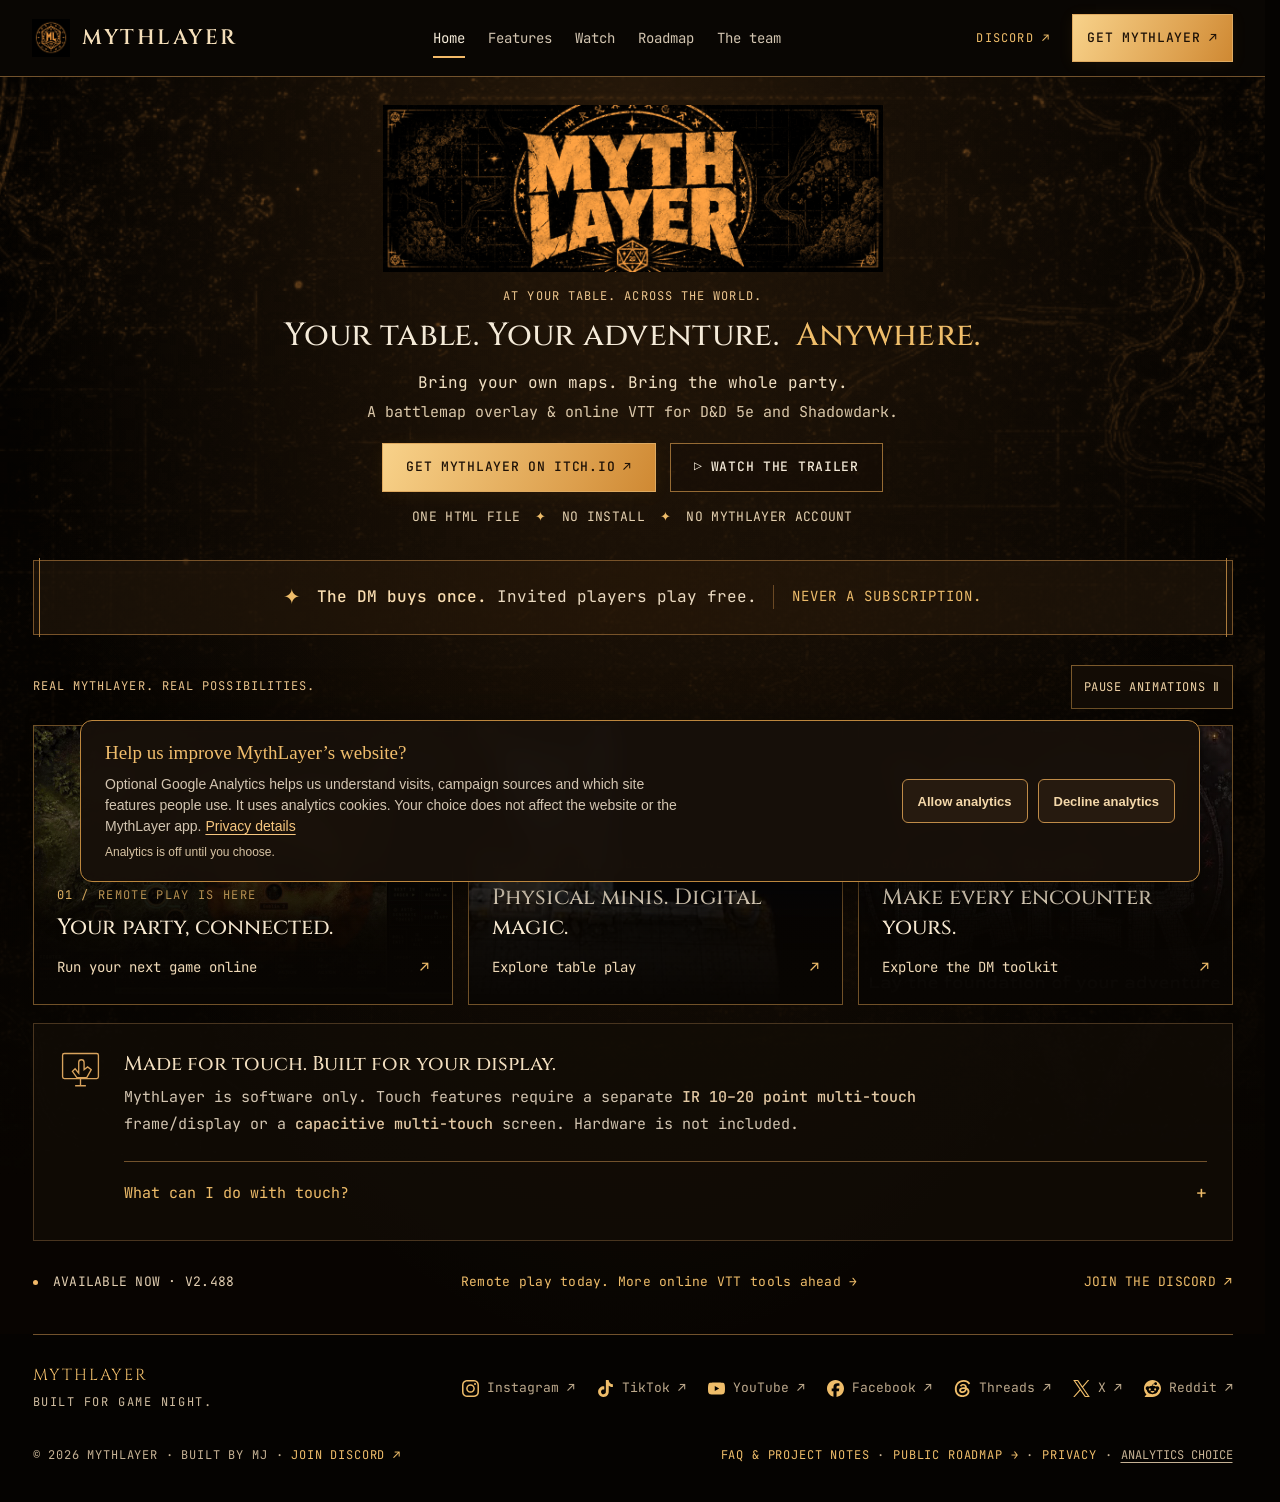
<file: index.html>
<!doctype html>
<html lang="en"><head><meta charset="utf-8"><meta name="viewport" content="width=device-width,initial-scale=1"><title>MythLayer | D&amp;D Battlemap Overlay &amp; Online VTT</title><meta name="description" content="Bring your own maps to MythLayer: animated spells, fog, lighting and encounter tools for physical tables and online D&amp;D. The DM buys once; invited players play free."><meta name="robots" content="index,follow,max-image-preview:large"><meta name="theme-color" content="#100a04"><link rel="canonical" href="https://mythlayer.com/"><meta property="og:type" content="website"><meta property="og:site_name" content="MythLayer"><meta property="og:title" content="MythLayer | D&amp;D Battlemap Overlay &amp; Online VTT"><meta property="og:description" content="Bring your own maps to MythLayer: animated spells, fog, lighting and encounter tools for physical tables and online D&amp;D. The DM buys once; invited players play free."><meta property="og:url" content="https://mythlayer.com/"><meta property="og:image" content="https://mythlayer.com/assets/site-20261017-r5/banner.png"><meta property="og:image:width" content="2172"><meta property="og:image:height" content="724"><meta property="og:image:alt" content="The original MythLayer logo"><meta name="twitter:card" content="summary_large_image"><meta name="twitter:title" content="MythLayer | D&amp;D Battlemap Overlay &amp; Online VTT"><meta name="twitter:description" content="Bring your own maps to MythLayer: animated spells, fog, lighting and encounter tools for physical tables and online D&amp;D. The DM buys once; invited players play free."><meta name="twitter:image" content="https://mythlayer.com/assets/site-20261017-r5/banner.png"><meta name="twitter:image:alt" content="The original MythLayer logo"><link rel="icon" href="/assets/site-20261017-r5/ml-monogram.png"><link rel="stylesheet" href="/fonts-r8.css"><link rel="stylesheet" href="/site-r7.css?v=7.0"><link rel="stylesheet" href="/seo-r8.css?v=8.0"><link rel="stylesheet" href="/analytics.css?v=1.0"><script type="application/ld+json">{"@context":"https://schema.org","@graph":[{"@type":"Organization","@id":"https://mythlayer.com/#organization","name":"MythLayer","url":"https://mythlayer.com/","logo":"https://mythlayer.com/assets/site-20261017-r5/ml-monogram.png","sameAs":["https://www.instagram.com/mythlayer/","https://www.tiktok.com/@mythlayer","https://www.youtube.com/@MythLayerStudios","https://www.facebook.com/mythlayerpage2/","https://www.threads.com/@mythlayer","https://x.com/MythLayer","https://www.reddit.com/user/MythLayer/"]},{"@type":"WebSite","@id":"https://mythlayer.com/#website","name":"MythLayer","url":"https://mythlayer.com/","publisher":{"@id":"https://mythlayer.com/#organization"},"inLanguage":"en"},{"@type":"SoftwareApplication","@id":"https://mythlayer.com/#software","name":"MythLayer","url":"https://mythlayer.com/","applicationCategory":"GameApplication","operatingSystem":"Desktop platforms supporting Chrome or Edge","browserRequirements":"Desktop Chrome or Edge. Internet required for online sessions.","description":"A single-file battlemap overlay and online virtual tabletop for D&D 5e, with Shadowdark in beta. The DM buys once; invited players play free.","image":"https://mythlayer.com/assets/site-20261017-r5/banner.png","downloadUrl":"https://mythlayer.itch.io/mythlayer","publisher":{"@id":"https://mythlayer.com/#organization"}},{"@type":"WebPage","@id":"https://mythlayer.com/#webpage","url":"https://mythlayer.com/","name":"MythLayer | D&D Battlemap Overlay & Online VTT","description":"Bring your own maps to MythLayer: animated spells, fog, lighting and encounter tools for physical tables and online D&D. The DM buys once; invited players play free.","isPartOf":{"@id":"https://mythlayer.com/#website"},"about":{"@id":"https://mythlayer.com/#software"},"inLanguage":"en"}]}</script><noscript><style>[data-feature-container][hidden],[data-feature-panel][hidden],[data-watch-panel][hidden],[data-roadmap-panel][hidden]{display:block!important;margin-block:2rem}.tabs,.media-toolbar,.faq-search,#gallery-filters{display:none!important}.header #nav-links{display:flex!important}</style></noscript></head><body data-page="home" data-default-section=""><a class="skip" href="#content">Skip to content</a>
<header class="header"><div class="nav-inner"><a class="brand" href="/" aria-label="MythLayer home"><img src="assets/site-20261017-r5/ml-monogram.png" width="36" height="36" alt="" decoding="async"><span>MYTHLAYER</span></a><button class="menu-toggle" aria-expanded="false" aria-controls="nav-links" aria-label="Open navigation">MENU ☰</button><nav id="nav-links" aria-label="Main navigation"><a href="/" data-nav="home" aria-current="page">Home</a><a href="/features.html" data-nav="features">Features</a><a href="/watch.html" data-nav="watch">Watch</a><a href="/roadmap.html" data-nav="roadmap">Roadmap</a><a href="/team.html" data-nav="team">The team</a></nav><div class="nav-actions"><a class="discord-nav" href="https://discord.gg/NKJcFsMxc7" target="_blank" rel="noopener">DISCORD ↗</a><a class="button buy small" href="https://mythlayer.itch.io/mythlayer" target="_blank" rel="noopener">GET MYTHLAYER ↗</a></div></div></header>
<main id="content">
<section class="view home-view" id="view-home" data-view="home" aria-labelledby="home-heading">
<div class="home-hero">
<img class="home-logo brand-art" src="assets/site-20261017-r5/banner.png" width="2172" height="724" alt="MythLayer" decoding="async" fetchpriority="high">
<p class="eyebrow">AT YOUR TABLE. ACROSS THE WORLD.</p>
<h1 id="home-heading" tabindex="-1">Your table. Your adventure. <em>Anywhere.</em></h1>
<p class="home-description">Bring your own maps. Bring the whole party.<br><span>A battlemap overlay &amp; online VTT for D&amp;D 5e and Shadowdark.</span></p>
<div class="home-actions"><a class="button buy" href="https://mythlayer.itch.io/mythlayer" target="_blank" rel="noopener">GET MYTHLAYER ON ITCH.IO <span aria-hidden="true">↗</span></a><a class="button outline" href="/watch.html" data-start-trailer><span aria-hidden="true">▷</span> WATCH THE TRAILER</a></div>
<p class="home-facts"><span>ONE HTML FILE</span><span>NO INSTALL</span><span>NO MYTHLAYER ACCOUNT</span></p>
</div>
<div class="ownership wrap"><span class="ownership-mark" aria-hidden="true">✦</span><p><strong>The DM buys once.</strong> Invited players play free.</p><span class="ownership-promise">NEVER A SUBSCRIPTION.</span></div>
<div class="showcase-heading wrap"><span class="label">REAL MYTHLAYER. REAL POSSIBILITIES.</span><button id="motion-toggle" data-motion-toggle class="motion-toggle" aria-pressed="false">PAUSE MOTION Ⅱ</button></div>
<div class="home-choices wrap">
<a class="choice online-choice" href="/features.html#remote"><video class="ambient-motion" muted="" loop="" playsinline="" preload="none" poster="assets/site-20261017-r6/online-party-poster.webp" aria-label="A staged MythLayer encounter with four player characters and multiple monsters, with an animated Fireball."><source data-src="assets/site-20261017-r7/r8-online-party-fireball.mp4" type="video/mp4"><source data-src="assets/site-20261017-r7/r8-online-party-fireball.webm" type="video/webm"></video><span class="choice-shade"></span><span class="choice-copy"><small>01 / REMOTE PLAY IS HERE</small><strong>Your party, connected.</strong><span>Run your next game online <b aria-hidden="true">↗</b></span></span></a>
<a class="choice table-choice" href="/features.html#table"><video class="ambient-motion" muted loop playsinline preload="none" poster="assets/site-20261017-r5/trailer-poster.webp"><source type="video/mp4" data-src="assets/site-20261017-r7/r8-table-motion.mp4"><source type="video/webm" data-src="assets/site-20261017-r7/r8-table-motion.webm"></video><span class="choice-shade"></span><span class="choice-copy"><small>02 / KEEP THE TABLE YOU LOVE</small><strong>Physical minis. Digital magic.</strong><span>Explore table play <b aria-hidden="true">↗</b></span></span></a>
<a class="choice map-choice" href="/features.html#build"><video class="ambient-motion" muted loop playsinline preload="none" poster="assets/site-20261017-r5/walls-video-frame.webp"><source type="video/webm" data-src="assets/site-20261017-r7/r8-world-building-motion.webm"><source type="video/mp4" data-src="assets/site-20261017-r7/r8-world-building-motion.mp4"></video><span class="choice-shade"></span><span class="choice-copy"><small>03 / YOUR MAPS. YOUR WORLD.</small><strong>Make every encounter yours.</strong><span>Explore the DM toolkit <b aria-hidden="true">↗</b></span></span></a>
</div>
<aside class="touch-notice wrap" aria-label="Touch hardware requirements"><div class="touch-icon" aria-hidden="true"><svg viewbox="0 0 48 48" fill="none" stroke="currentColor" stroke-width="1.5"><rect x="4" y="5" width="40" height="28" rx="2"></rect><path d="M18 41h12M24 33v8M22 27V15a3 3 0 0 1 6 0v8l4-3 4 3-5 9H20l-5-7 3-3 4 5Z"></path></svg></div><div><strong>Made for touch. Built for your display.</strong><p>MythLayer is software only. Touch features require a separate <b>IR 10–20 point multi-touch</b> frame/display or a <b>capacitive multi-touch</b> screen. Hardware is not included.</p></div><details class="touch-inline"><summary>What can I do with touch? <span aria-hidden="true">+</span></summary><div class="touch-inline-body"><p>Calibrate your touch or IR setup to the table, then link digital effects to physical minis.</p><ul><li>Pinch to resize placements.</li><li>Batch-link groups of minis.</li><li>Trigger scripted events when a mini crosses a configured zone.</li><li>Let controls face the active player without rotating the display.</li></ul><p>Touch controls for table play are available now. Phone and tablet workflow improvements are planned through Sidecar; the playable website encounter demo follows broader touch readiness.</p></div></details></aside>
<div class="home-bottom wrap"><span><i></i> AVAILABLE NOW · V2.488</span><a href="/roadmap.html#planned">Remote play today. More online VTT tools ahead →</a><a href="https://discord.gg/NKJcFsMxc7" target="_blank" rel="noopener">JOIN THE DISCORD ↗</a></div>
</section>
</main><footer class="footer wrap"><div class="footer-top"><span>MYTHLAYER <small>BUILT FOR GAME NIGHT.</small></span><div class="social-links" aria-label="MythLayer social media"><a href="https://www.instagram.com/mythlayer/" target="_blank" rel="noopener"><svg width="19" height="19" fill="currentColor" aria-hidden="true" role="img" viewbox="0 0 24 24" xmlns="http://www.w3.org/2000/svg"><path d="M7.0301.084c-1.2768.0602-2.1487.264-2.911.5634-.7888.3075-1.4575.72-2.1228 1.3877-.6652.6677-1.075 1.3368-1.3802 2.127-.2954.7638-.4956 1.6365-.552 2.914-.0564 1.2775-.0689 1.6882-.0626 4.947.0062 3.2586.0206 3.6671.0825 4.9473.061 1.2765.264 2.1482.5635 2.9107.308.7889.72 1.4573 1.388 2.1228.6679.6655 1.3365 1.0743 2.1285 1.38.7632.295 1.6361.4961 2.9134.552 1.2773.056 1.6884.069 4.9462.0627 3.2578-.0062 3.668-.0207 4.9478-.0814 1.28-.0607 2.147-.2652 2.9098-.5633.7889-.3086 1.4578-.72 2.1228-1.3881.665-.6682 1.0745-1.3378 1.3795-2.1284.2957-.7632.4966-1.636.552-2.9124.056-1.2809.0692-1.6898.063-4.948-.0063-3.2583-.021-3.6668-.0817-4.9465-.0607-1.2797-.264-2.1487-.5633-2.9117-.3084-.7889-.72-1.4568-1.3876-2.1228C21.2982 1.33 20.628.9208 19.8378.6165 19.074.321 18.2017.1197 16.9244.0645 15.6471.0093 15.236-.005 11.977.0014 8.718.0076 8.31.0215 7.0301.0839m.1402 21.6932c-1.17-.0509-1.8053-.2453-2.2287-.408-.5606-.216-.96-.4771-1.3819-.895-.422-.4178-.6811-.8186-.9-1.378-.1644-.4234-.3624-1.058-.4171-2.228-.0595-1.2645-.072-1.6442-.079-4.848-.007-3.2037.0053-3.583.0607-4.848.05-1.169.2456-1.805.408-2.2282.216-.5613.4762-.96.895-1.3816.4188-.4217.8184-.6814 1.3783-.9003.423-.1651 1.0575-.3614 2.227-.4171 1.2655-.06 1.6447-.072 4.848-.079 3.2033-.007 3.5835.005 4.8495.0608 1.169.0508 1.8053.2445 2.228.408.5608.216.96.4754 1.3816.895.4217.4194.6816.8176.9005 1.3787.1653.4217.3617 1.056.4169 2.2263.0602 1.2655.0739 1.645.0796 4.848.0058 3.203-.0055 3.5834-.061 4.848-.051 1.17-.245 1.8055-.408 2.2294-.216.5604-.4763.96-.8954 1.3814-.419.4215-.8181.6811-1.3783.9-.4224.1649-1.0577.3617-2.2262.4174-1.2656.0595-1.6448.072-4.8493.079-3.2045.007-3.5825-.006-4.848-.0608M16.953 5.5864A1.44 1.44 0 1 0 18.39 4.144a1.44 1.44 0 0 0-1.437 1.4424M5.8385 12.012c.0067 3.4032 2.7706 6.1557 6.173 6.1493 3.4026-.0065 6.157-2.7701 6.1506-6.1733-.0065-3.4032-2.771-6.1565-6.174-6.1498-3.403.0067-6.156 2.771-6.1496 6.1738M8 12.0077a4 4 0 1 1 4.008 3.9921A3.9996 3.9996 0 0 1 8 12.0077"></path></svg>Instagram ↗</a><a href="https://www.tiktok.com/@mythlayer" target="_blank" rel="noopener"><svg width="19" height="19" fill="currentColor" aria-hidden="true" role="img" viewbox="0 0 24 24" xmlns="http://www.w3.org/2000/svg"><path d="M12.525.02c1.31-.02 2.61-.01 3.91-.02.08 1.53.63 3.09 1.75 4.17 1.12 1.11 2.7 1.62 4.24 1.79v4.03c-1.44-.05-2.89-.35-4.2-.97-.57-.26-1.1-.59-1.62-.93-.01 2.92.01 5.84-.02 8.75-.08 1.4-.54 2.79-1.35 3.94-1.31 1.92-3.58 3.17-5.91 3.21-1.43.08-2.86-.31-4.08-1.03-2.02-1.19-3.44-3.37-3.65-5.71-.02-.5-.03-1-.01-1.49.18-1.9 1.12-3.72 2.58-4.96 1.66-1.44 3.98-2.13 6.15-1.72.02 1.48-.04 2.96-.04 4.44-.99-.32-2.15-.23-3.02.37-.63.41-1.11 1.04-1.36 1.75-.21.51-.15 1.07-.14 1.61.24 1.64 1.82 3.02 3.5 2.87 1.12-.01 2.19-.66 2.77-1.61.19-.33.4-.67.41-1.06.1-1.79.06-3.57.07-5.36.01-4.03-.01-8.05.02-12.07z"></path></svg>TikTok ↗</a><a href="https://www.youtube.com/@MythLayerStudios" target="_blank" rel="noopener"><svg width="19" height="19" fill="currentColor" aria-hidden="true" role="img" viewbox="0 0 24 24" xmlns="http://www.w3.org/2000/svg"><path d="M23.498 6.186a3.016 3.016 0 0 0-2.122-2.136C19.505 3.545 12 3.545 12 3.545s-7.505 0-9.377.505A3.017 3.017 0 0 0 .502 6.186C0 8.07 0 12 0 12s0 3.93.502 5.814a3.016 3.016 0 0 0 2.122 2.136c1.871.505 9.376.505 9.376.505s7.505 0 9.377-.505a3.015 3.015 0 0 0 2.122-2.136C24 15.93 24 12 24 12s0-3.93-.502-5.814zM9.545 15.568V8.432L15.818 12l-6.273 3.568z"></path></svg>YouTube ↗</a><a href="https://www.facebook.com/mythlayerpage2/" target="_blank" rel="noopener"><svg width="19" height="19" fill="currentColor" aria-hidden="true" role="img" viewbox="0 0 24 24" xmlns="http://www.w3.org/2000/svg"><path d="M9.101 23.691v-7.98H6.627v-3.667h2.474v-1.58c0-4.085 1.848-5.978 5.858-5.978.401 0 .955.042 1.468.103a8.68 8.68 0 0 1 1.141.195v3.325a8.623 8.623 0 0 0-.653-.036 26.805 26.805 0 0 0-.733-.009c-.707 0-1.259.096-1.675.309a1.686 1.686 0 0 0-.679.622c-.258.42-.374.995-.374 1.752v1.297h3.919l-.386 2.103-.287 1.564h-3.246v8.245C19.396 23.238 24 18.179 24 12.044c0-6.627-5.373-12-12-12s-12 5.373-12 12c0 5.628 3.874 10.35 9.101 11.647Z"></path></svg>Facebook ↗</a><a href="https://www.threads.com/@mythlayer" target="_blank" rel="noopener"><svg width="19" height="19" fill="currentColor" aria-hidden="true" role="img" viewbox="0 0 24 24" xmlns="http://www.w3.org/2000/svg"><path d="M18.263 11.097c-.03-3.486-1.92-5.586-5.111-5.586-2.13 0-3.922.963-4.863 2.499l2.062 1.438c.535-.843 1.272-1.543 2.628-1.543 1.528 0 2.318.85 2.544 2.431a15 15 0 0 0-2.236-.173c-4.125 0-6.068 1.867-6.068 4.336s1.943 3.99 4.804 3.99c3.139 0 5.013-2.115 5.781-4.735.798.361 1.348 1.204 1.348 2.47 0 3.387-3.907 5.232-7.22 5.232-4.885 0-8.077-3.207-8.077-8.424 0-6.392 4.223-10.487 9.9-10.487 3.808 0 5.69 1.671 6.97 3.914l2.108-1.475C21.44 2.078 18.331 0 13.663 0 6.227 0 1.168 5.277 1.168 12.934c0 7 4.953 11.066 10.856 11.066 4.878 0 9.809-2.846 9.809-7.716 0-2.545-1.46-4.231-3.569-5.187m-6.33 4.855c-1.077 0-2.026-.512-2.026-1.453 0-1.483 1.822-1.934 3.606-1.934.678 0 1.34.045 1.927.173-.422 1.927-1.671 3.215-3.508 3.214Z"></path></svg>Threads ↗</a><a href="https://x.com/MythLayer" target="_blank" rel="noopener"><svg width="19" height="19" fill="currentColor" aria-hidden="true" role="img" viewbox="0 0 24 24" xmlns="http://www.w3.org/2000/svg"><path d="M14.234 10.162 22.977 0h-2.072l-7.591 8.824L7.251 0H.258l9.168 13.343L.258 24H2.33l8.016-9.318L16.749 24h6.993zm-2.837 3.299-.929-1.329L3.076 1.56h3.182l5.965 8.532.929 1.329 7.754 11.09h-3.182z"></path></svg>X ↗</a><a href="https://www.reddit.com/user/MythLayer/" target="_blank" rel="noopener"><svg width="19" height="19" fill="currentColor" aria-hidden="true" role="img" viewbox="0 0 24 24" xmlns="http://www.w3.org/2000/svg"><path d="M12 0C5.373 0 0 5.373 0 12c0 3.314 1.343 6.314 3.515 8.485l-2.286 2.286C.775 23.225 1.097 24 1.738 24H12c6.627 0 12-5.373 12-12S18.627 0 12 0Zm4.388 3.199c1.104 0 1.999.895 1.999 1.999 0 1.105-.895 2-1.999 2-.946 0-1.739-.657-1.947-1.539v.002c-1.147.162-2.032 1.15-2.032 2.341v.007c1.776.067 3.4.567 4.686 1.363.473-.363 1.064-.58 1.707-.58 1.547 0 2.802 1.254 2.802 2.802 0 1.117-.655 2.081-1.601 2.531-.088 3.256-3.637 5.876-7.997 5.876-4.361 0-7.905-2.617-7.998-5.87-.954-.447-1.614-1.415-1.614-2.538 0-1.548 1.255-2.802 2.803-2.802.645 0 1.239.218 1.712.585 1.275-.79 2.881-1.291 4.64-1.365v-.01c0-1.663 1.263-3.034 2.88-3.207.188-.911.993-1.595 1.959-1.595Zm-8.085 8.376c-.784 0-1.459.78-1.506 1.797-.047 1.016.64 1.429 1.426 1.429.786 0 1.371-.369 1.418-1.385.047-1.017-.553-1.841-1.338-1.841Zm7.406 0c-.786 0-1.385.824-1.338 1.841.047 1.017.634 1.385 1.418 1.385.785 0 1.473-.413 1.426-1.429-.046-1.017-.721-1.797-1.506-1.797Zm-3.703 4.013c-.974 0-1.907.048-2.77.135-.147.015-.241.168-.183.305.483 1.154 1.622 1.964 2.953 1.964 1.33 0 2.47-.81 2.953-1.964.057-.137-.037-.29-.184-.305-.863-.087-1.795-.135-2.769-.135Z"></path></svg>Reddit ↗</a></div></div><div class="footer-bottom"><span>© 2026 MYTHLAYER · BUILT BY MJ · <a href="https://discord.gg/NKJcFsMxc7" target="_blank" rel="noopener">JOIN DISCORD ↗</a></span><span><a href="/faq.html">FAQ &amp; PROJECT NOTES</a> · <a href="/roadmap.html">PUBLIC ROADMAP →</a> · <a href="privacy.html">PRIVACY</a> · <button type="button" class="analytics-settings" data-analytics-settings>ANALYTICS CHOICE</button></span></div></footer><dialog id="image-dialog" aria-labelledby="image-caption"><button class="dialog-close" aria-label="Close image">CLOSE ✕</button><button id="dialog-motion-toggle" class="motion-toggle" data-motion-toggle>PAUSE ANIMATION Ⅱ</button><img id="dialog-image" alt=""><video id="dialog-video" controls loop muted playsinline preload="metadata" hidden></video><p id="image-caption"></p><div id="gallery-navigation" hidden><button id="gallery-prev" type="button">← Previous</button><span id="gallery-position" role="status"></span><button id="gallery-next" type="button">Next →</button></div></dialog><script src="/campaign-tags-r8.js?v=8.0" defer></script><script src="/analytics-r8.js?v=8.0" defer></script><script src="/site-r8.js?v=8.0" defer></script></body></html>
</file>
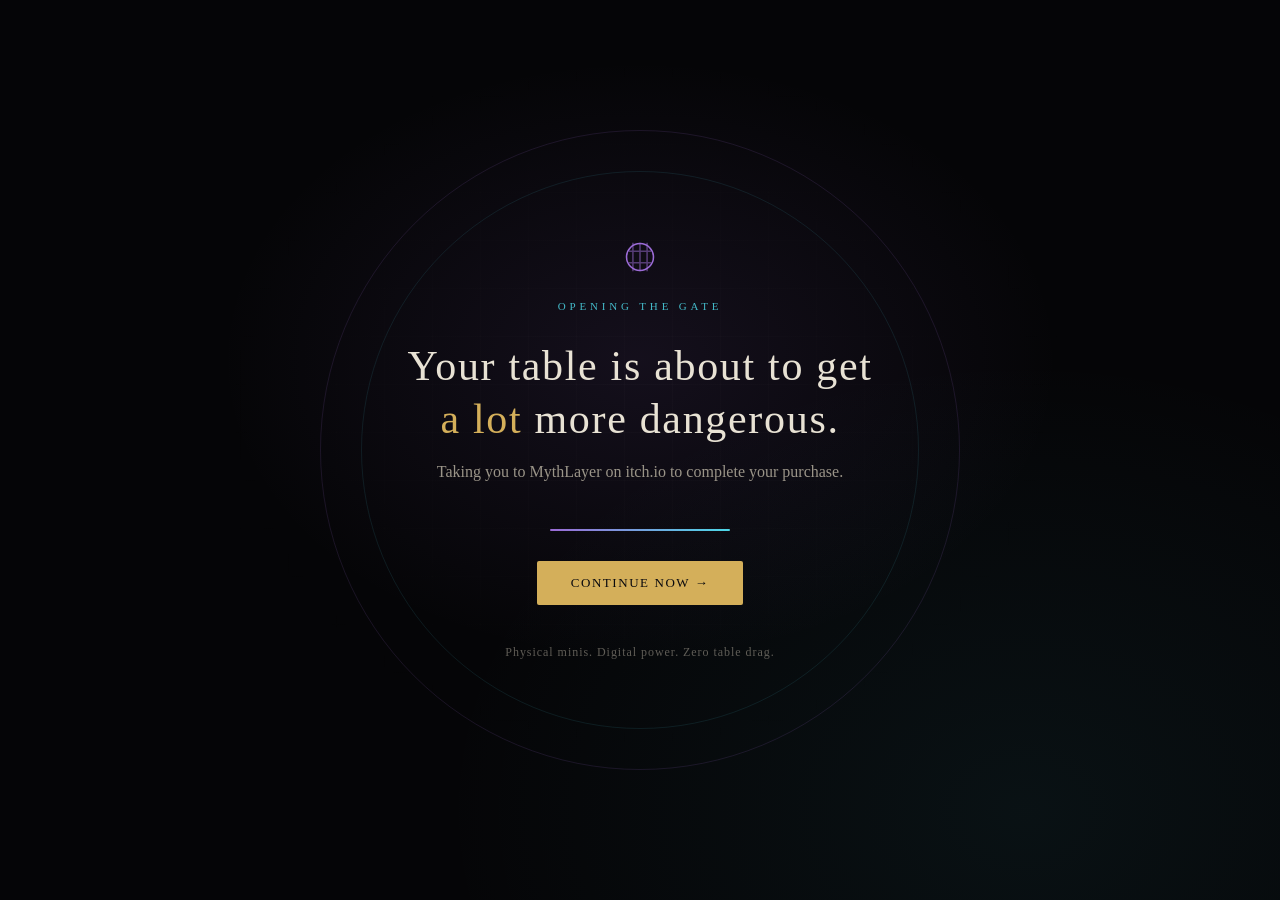
<file: buy/index.html>
<!DOCTYPE html>
<html lang="en">
<head>
<meta charset="UTF-8">
<meta name="viewport" content="width=device-width, initial-scale=1.0">
<title>MythLayer — Redirecting to Purchase</title>
<meta name="robots" content="noindex,follow">
<style>
  @font-face {
    font-family: 'Cinzel';
    src: local('Cinzel');
  }
  :root {
    --void: #0a0a0e;
    --void-deep: #050507;
    --bone: #e8e2d4;
    --bone-dim: #9a9488;
    --veil-cyan: #4dd8e8;
    --shard-violet: #9b6bd6;
    --gold: #d4af5a;
    --ember: #d64545;
  }
  * { box-sizing: border-box; margin: 0; padding: 0; }
  html, body {
    height: 100%;
    background: var(--void);
    color: var(--bone);
    font-family: 'Georgia', 'Iowan Old Style', serif;
    overflow: hidden;
  }
  body {
    display: flex;
    align-items: center;
    justify-content: center;
    position: relative;
  }

  /* ambient rune-field backdrop */
  .field {
    position: absolute;
    inset: 0;
    background:
      radial-gradient(ellipse 700px 500px at 50% 40%, rgba(155, 107, 214, 0.10), transparent 60%),
      radial-gradient(ellipse 900px 700px at 80% 90%, rgba(77, 216, 232, 0.06), transparent 65%),
      var(--void-deep);
  }
  .field::before {
    content: '';
    position: absolute;
    inset: 0;
    background-image:
      linear-gradient(rgba(232, 226, 212, 0.02) 1px, transparent 1px),
      linear-gradient(90deg, rgba(232, 226, 212, 0.02) 1px, transparent 1px);
    background-size: 48px 48px;
    mask-image: radial-gradient(ellipse 600px 500px at 50% 45%, black, transparent 75%);
  }

  .glyph-ring {
    position: absolute;
    top: 50%;
    left: 50%;
    width: 640px;
    height: 640px;
    transform: translate(-50%, -50%);
    border: 1px solid rgba(155, 107, 214, 0.14);
    border-radius: 50%;
    animation: spin 90s linear infinite;
  }
  .glyph-ring::before {
    content: '';
    position: absolute;
    inset: 40px;
    border: 1px solid rgba(77, 216, 232, 0.10);
    border-radius: 50%;
  }
  @keyframes spin {
    to { transform: translate(-50%, -50%) rotate(360deg); }
  }

  main {
    position: relative;
    z-index: 1;
    text-align: center;
    max-width: 560px;
    padding: 0 32px;
  }

  .eyebrow {
    font-family: 'Cinzel', 'Trajan Pro', 'Georgia', serif;
    font-size: 11px;
    letter-spacing: 0.35em;
    text-transform: uppercase;
    color: var(--veil-cyan);
    opacity: 0.85;
    margin-bottom: 28px;
  }

  h1 {
    font-family: 'Cinzel', 'Trajan Pro', 'Georgia', serif;
    font-weight: 400;
    font-size: clamp(28px, 5vw, 42px);
    letter-spacing: 0.04em;
    line-height: 1.25;
    color: var(--bone);
    margin-bottom: 14px;
  }
  h1 em {
    font-style: normal;
    color: var(--gold);
  }

  .sub {
    font-size: 16px;
    line-height: 1.6;
    color: var(--bone-dim);
    margin-bottom: 44px;
  }

  .rune {
    display: inline-block;
    width: 34px;
    height: 34px;
    margin-bottom: 26px;
    color: var(--shard-violet);
  }
  .rune svg { width: 100%; height: 100%; }

  .go {
    display: inline-flex;
    align-items: center;
    gap: 10px;
    padding: 14px 34px;
    font-family: 'Cinzel', 'Trajan Pro', 'Georgia', serif;
    font-size: 13px;
    letter-spacing: 0.12em;
    text-transform: uppercase;
    color: var(--void);
    background: var(--gold);
    border: none;
    border-radius: 2px;
    text-decoration: none;
    transition: background 0.2s ease, transform 0.2s ease;
  }
  .go:hover {
    background: #e6c477;
    transform: translateY(-1px);
  }
  .go:focus-visible {
    outline: 2px solid var(--veil-cyan);
    outline-offset: 3px;
  }

  .tagline {
    margin-top: 40px;
    font-size: 12px;
    letter-spacing: 0.08em;
    color: var(--bone-dim);
    opacity: 0.6;
  }

  .progress-track {
    width: 180px;
    height: 2px;
    background: rgba(232, 226, 212, 0.12);
    margin: 0 auto 30px;
    border-radius: 1px;
    overflow: hidden;
  }
  .progress-fill {
    height: 100%;
    width: 0%;
    background: linear-gradient(90deg, var(--shard-violet), var(--veil-cyan));
    animation: fill 3s linear forwards;
  }
  @keyframes fill {
    to { width: 100%; }
  }

  @media (prefers-reduced-motion: reduce) {
    .glyph-ring { animation: none; }
    .progress-fill { animation: none; width: 100%; }
    .go { transition: none; }
  }
</style>
</head>
<body>

<div class="field"></div>
<div class="glyph-ring" aria-hidden="true"></div>

<main>
  <span class="rune" aria-hidden="true">
    <svg viewBox="0 0 24 24" fill="none" stroke="currentColor" stroke-width="1.1">
      <path d="M12 2 L12 22 M4 8 L20 8 M4 16 L20 16 M7 2 L7 22 M17 2 L17 22" opacity="0.5"/>
      <circle cx="12" cy="12" r="9.5"/>
    </svg>
  </span>

  <div class="eyebrow">Opening the Gate</div>

  <h1>Your table is about to get <em>a lot</em> more dangerous.</h1>

  <p class="sub">Taking you to MythLayer on itch.io to complete your purchase.</p>

  <div class="progress-track"><div class="progress-fill"></div></div>

  <a class="go" href="https://mythlayer.itch.io/mythlayer">
    Continue now →
  </a>

  <p class="tagline">Physical minis. Digital power. Zero table drag.</p>
</main>

<script src="/campaign-tags-r8.js?v=8.0"></script><script src="/buy-redirect.js?v=1.0"></script>

</body>
</html>
</file>
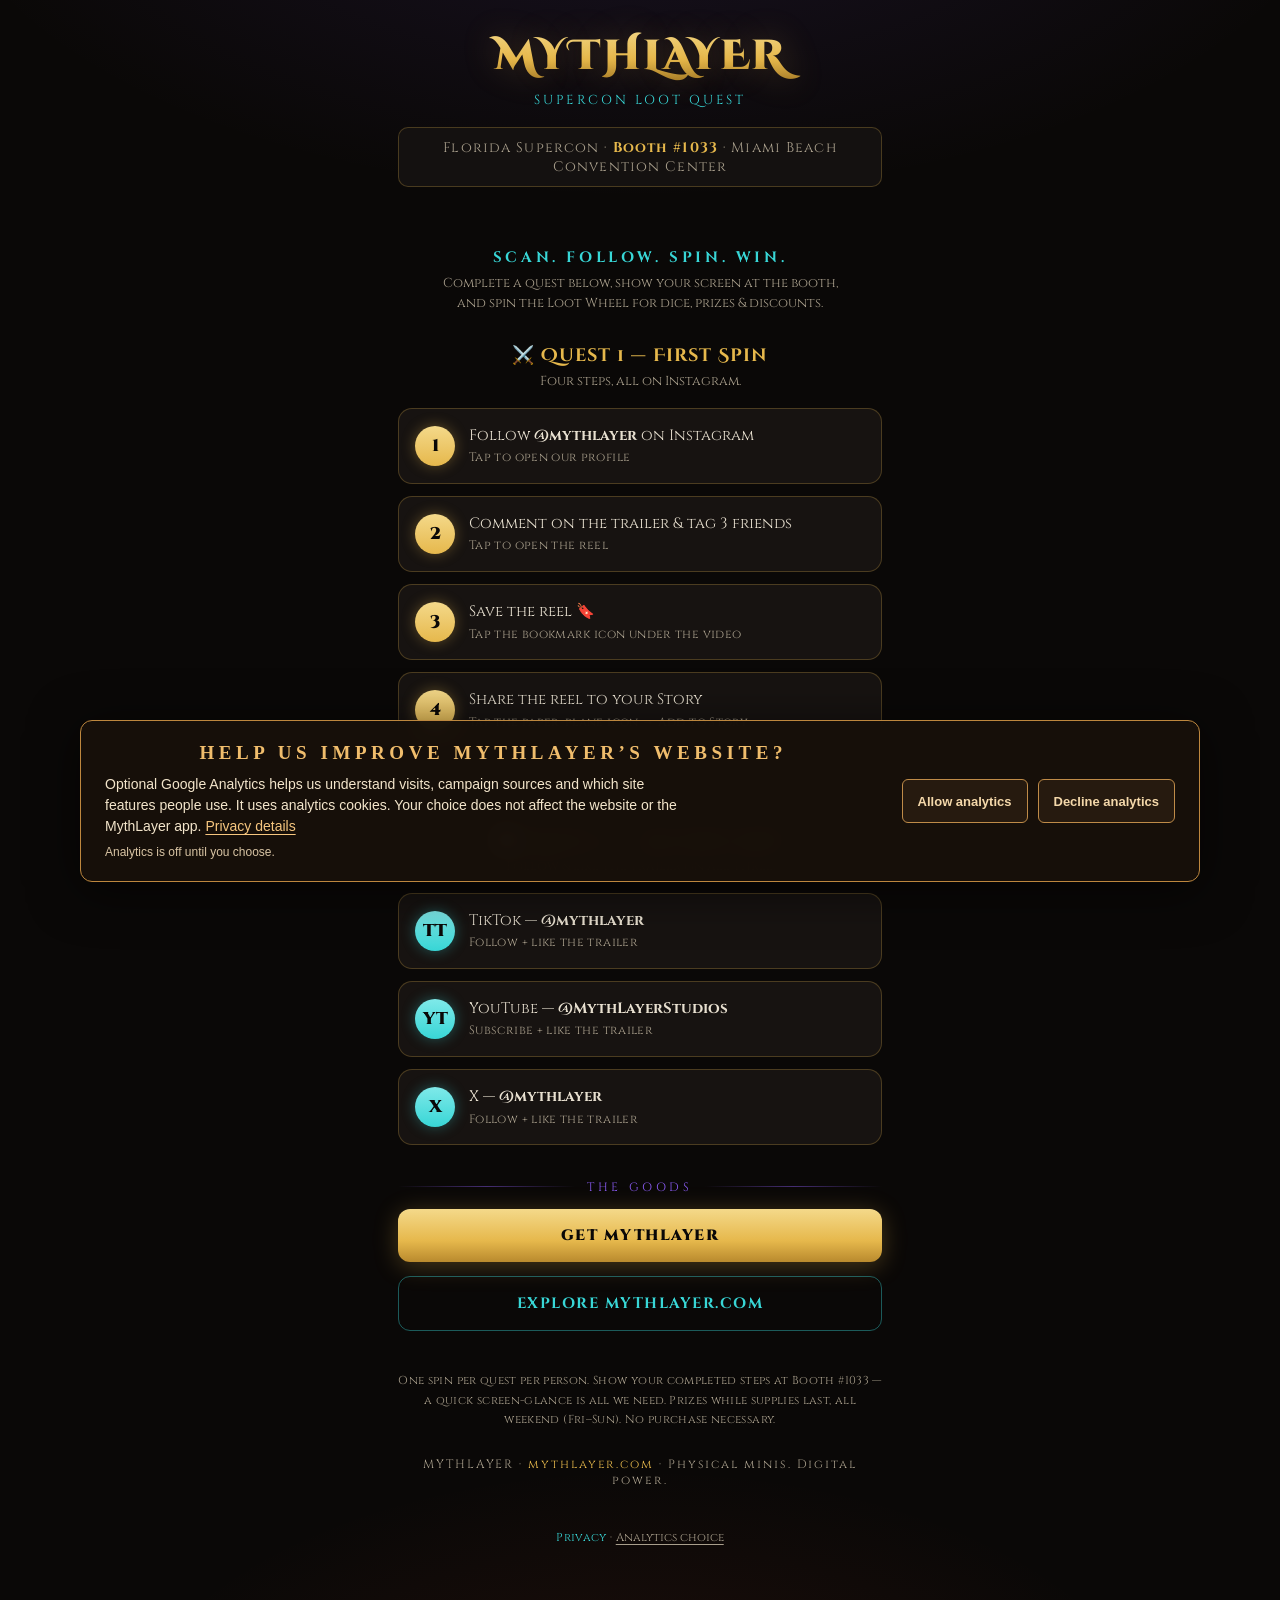
<file: social/index.html>
<!doctype html>
<html lang="en">
<head>
<meta charset="utf-8">
<meta name="viewport" content="width=device-width, initial-scale=1, viewport-fit=cover">
<title>MythLayer · Supercon Loot Quest</title>
<meta name="description" content="Complete the quest, show your screen at Booth #1033, and spin the MythLayer Loot Wheel.">
<meta name="theme-color" content="#0a0807">
<meta property="og:title" content="MythLayer · Supercon Loot Quest">
<meta property="og:description" content="Scan. Follow. Spin. Win. Complete the quest at Florida Supercon Booth #1033.">
<meta property="og:url" content="https://mythlayer.com/social/">
<link rel="preconnect" href="https://fonts.googleapis.com">
<link rel="preconnect" href="https://fonts.gstatic.com" crossorigin>
<link href="https://fonts.googleapis.com/css2?family=Cinzel:wght@500;700;900&family=Cinzel+Decorative:wght@700;900&display=swap" rel="stylesheet">
<style>
  /* ============================================================
     MythLayer — Supercon Loot Quest landing page (mythlayer.com/social)
     Existing convention landing page; original display fonts preserved.
     LINKS block in the <script> at the bottom holds every URL.
     ============================================================ */
  :root{
    --void:#0a0807;
    --void2:#141110;
    --bone:#e8e0d0;
    --bone-dim:#a99f8c;
    --veil:#38d6d6;
    --shard:#8b5cf6;
    --gold:#e6b84c;
    --ember:#e8532e;
    --card:#171311;
    --edge:rgba(230,184,76,.25);
  }
  *{box-sizing:border-box;margin:0;padding:0}
  html{-webkit-text-size-adjust:100%}
  body{
    background:var(--void);
    color:var(--bone);
    font-family:Cinzel,serif;
    min-height:100vh;
    background-image:
      radial-gradient(1200px 600px at 50% -10%, rgba(139,92,246,.12), transparent 60%),
      radial-gradient(900px 500px at 50% 110%, rgba(232,83,46,.10), transparent 60%);
  }
  .wrap{max-width:520px;margin:0 auto;padding:28px 18px 60px}
  header{text-align:center;margin-bottom:10px}
  .brand{
    font-family:'Cinzel Decorative',serif;
    font-weight:900;
    font-size:clamp(30px,9vw,42px);
    letter-spacing:.04em;
    background:linear-gradient(180deg,#f4d98a,var(--gold) 55%,#9c7222);
    -webkit-background-clip:text;background-clip:text;color:transparent;
    text-shadow:0 0 34px rgba(230,184,76,.25);
  }
  .tag{color:var(--veil);font-size:13px;letter-spacing:.22em;text-transform:uppercase;margin-top:6px}
  .booth{
    margin:18px auto 26px;display:inline-block;
    border:1px solid var(--edge);border-radius:10px;
    padding:10px 18px;background:var(--void2);
    font-size:14px;letter-spacing:.08em;color:var(--bone-dim)
  }
  .booth b{color:var(--gold)}
  h2{
    font-size:15px;letter-spacing:.24em;text-transform:uppercase;
    color:var(--veil);text-align:center;margin:34px 0 6px
  }
  .sub{color:var(--bone-dim);text-align:center;font-size:13px;margin-bottom:16px;line-height:1.5}
  .spin-label{
    text-align:center;font-family:'Cinzel Decorative',serif;font-weight:700;
    color:var(--gold);font-size:18px;margin:30px 0 4px;letter-spacing:.06em
  }
  .card{
    background:var(--card);border:1px solid var(--edge);border-radius:14px;
    padding:16px;margin:12px 0;display:flex;align-items:center;gap:14px;
    text-decoration:none;color:var(--bone);
    transition:transform .08s ease, border-color .15s ease;
  }
  .card:active{transform:scale(.985)}
  .card:hover{border-color:var(--gold)}
  .num{
    flex:0 0 40px;height:40px;border-radius:50%;
    display:flex;align-items:center;justify-content:center;
    font-weight:900;font-size:17px;color:var(--void);
    background:linear-gradient(180deg,#f4d98a,var(--gold));
    box-shadow:0 0 14px rgba(230,184,76,.35);
  }
  .num.v{background:linear-gradient(180deg,#7fe9e9,var(--veil));box-shadow:0 0 14px rgba(56,214,214,.35)}
  .card .t{font-size:15px;line-height:1.45}
  .card .t small{display:block;color:var(--bone-dim);font-size:12px;margin-top:3px;letter-spacing:.03em}
  .cta{
    display:block;text-align:center;margin:14px 0 0;
    background:linear-gradient(180deg,#f4d98a,var(--gold) 60%,#b98a2e);
    color:var(--void);font-weight:900;letter-spacing:.1em;text-transform:uppercase;
    padding:16px;border-radius:12px;font-size:15px;text-decoration:none;
    box-shadow:0 4px 24px rgba(230,184,76,.28);
  }
  .cta.ghost{
    background:transparent;color:var(--veil);
    border:1px solid rgba(56,214,214,.4);box-shadow:none;font-weight:700
  }
  .divider{
    display:flex;align-items:center;gap:12px;margin:34px 0 6px;
    color:var(--shard);font-size:12px;letter-spacing:.3em;text-transform:uppercase
  }
  .divider::before,.divider::after{content:"";flex:1;height:1px;background:linear-gradient(90deg,transparent,rgba(139,92,246,.45),transparent)}
  .fine{
    margin-top:40px;color:var(--bone-dim);font-size:11.5px;line-height:1.7;
    text-align:center;letter-spacing:.03em
  }
  .fine a{color:var(--veil);text-decoration:none}
  footer{margin-top:26px;text-align:center;color:var(--bone-dim);font-size:12px;letter-spacing:.16em}
  footer a{color:var(--gold);text-decoration:none}
</style>
<link rel="stylesheet" href="/analytics.css?v=1.0"></head>
<body data-analytics-page="social">
<div class="wrap">

  <header>
    <div class="brand">MYTHLAYER</div>
    <div class="tag">Supercon Loot Quest</div>
    <div class="booth">Florida Supercon · <b>Booth #1033</b> · Miami Beach Convention Center</div>
  </header>

  <h2>Scan. Follow. Spin. Win.</h2>
  <p class="sub">Complete a quest below, show your screen at the booth,<br>and spin the Loot Wheel for dice, prizes &amp; discounts.</p>

  <div class="spin-label">⚔️ Quest 1 — First Spin</div>
  <p class="sub">Four steps, all on Instagram.</p>

  <a class="card" id="lnk-ig-follow" href="#">
    <div class="num">1</div>
    <div class="t">Follow <b>@mythlayer</b> on Instagram<small>Tap to open our profile</small></div>
  </a>
  <a class="card" id="lnk-ig-reel" href="#">
    <div class="num">2</div>
    <div class="t">Comment on the trailer &amp; tag 3 friends<small>Tap to open the reel</small></div>
  </a>
  <a class="card" id="lnk-ig-reel2" href="#">
    <div class="num">3</div>
    <div class="t">Save the reel 🔖<small>Tap the bookmark icon under the video</small></div>
  </a>
  <a class="card" id="lnk-ig-reel3" href="#">
    <div class="num">4</div>
    <div class="t">Share the reel to your Story<small>Tap the paper-plane icon → Add to Story</small></div>
  </a>

  <div class="divider">Bonus Quest</div>

  <div class="spin-label">🎲 Quest 2 — Second Spin</div>
  <p class="sub">Follow &amp; like the trailer on all three:</p>

  <a class="card" id="lnk-tt" href="#">
    <div class="num v">TT</div>
    <div class="t">TikTok — <b>@mythlayer</b><small>Follow + like the trailer</small></div>
  </a>
  <a class="card" id="lnk-yt" href="#">
    <div class="num v">YT</div>
    <div class="t">YouTube — <b>@MythLayerStudios</b><small>Subscribe + like the trailer</small></div>
  </a>
  <a class="card" id="lnk-x" href="#">
    <div class="num v">X</div>
    <div class="t">X — <b>@mythlayer</b><small>Follow + like the trailer</small></div>
  </a>

  <div class="divider">The Goods</div>

  <a class="cta" id="lnk-buy" href="https://mythlayer.itch.io/mythlayer">Get MythLayer</a>
  <a class="cta ghost" id="lnk-home" href="/">Explore MythLayer.com</a>

  <p class="fine">
    One spin per quest per person. Show your completed steps at Booth #1033 —
    a quick screen-glance is all we need. Prizes while supplies last, all weekend
    (Fri–Sun). No purchase necessary.
  </p>

  <footer>MYTHLAYER · <a href="https://mythlayer.com">mythlayer.com</a> · Physical minis. Digital power.<p class="fine"><a href="/privacy.html">Privacy</a> · <button type="button" class="analytics-settings" data-analytics-settings>Analytics choice</button></p></footer>
</div>

<script>
  // ============ LINKS — single source of truth ============
  const LINKS = {
    igProfile : "https://www.instagram.com/mythlayer/",
    igReel    : "https://www.instagram.com/reel/DamQvguud_c/",
    tiktok    : "https://www.tiktok.com/@mythlayer",
    youtube   : "https://www.youtube.com/shorts/u7PX02baS2w",
    x         : "https://x.com/mythlayer"
  };
  document.getElementById('lnk-ig-follow').href = LINKS.igProfile;
  document.getElementById('lnk-ig-reel').href  = LINKS.igReel;
  document.getElementById('lnk-ig-reel2').href = LINKS.igReel;
  document.getElementById('lnk-ig-reel3').href = LINKS.igReel;
  document.getElementById('lnk-tt').href = LINKS.tiktok;
  document.getElementById('lnk-yt').href = LINKS.youtube;
  document.getElementById('lnk-x').href  = LINKS.x;
  // Preserve incoming campaign/linker parameters only on same-origin navigation.
  for(const selector of ['#lnk-home','footer a']){
    const link=document.querySelector(selector);
    const destination=new URL(link.href,location.href);destination.search=location.search;link.href=destination.href;
  }
</script>
<script src="/campaign-tags-r8.js?v=8.0"></script><script src="/analytics-r8.js?v=8.0"></script></body>
</html>
</file>
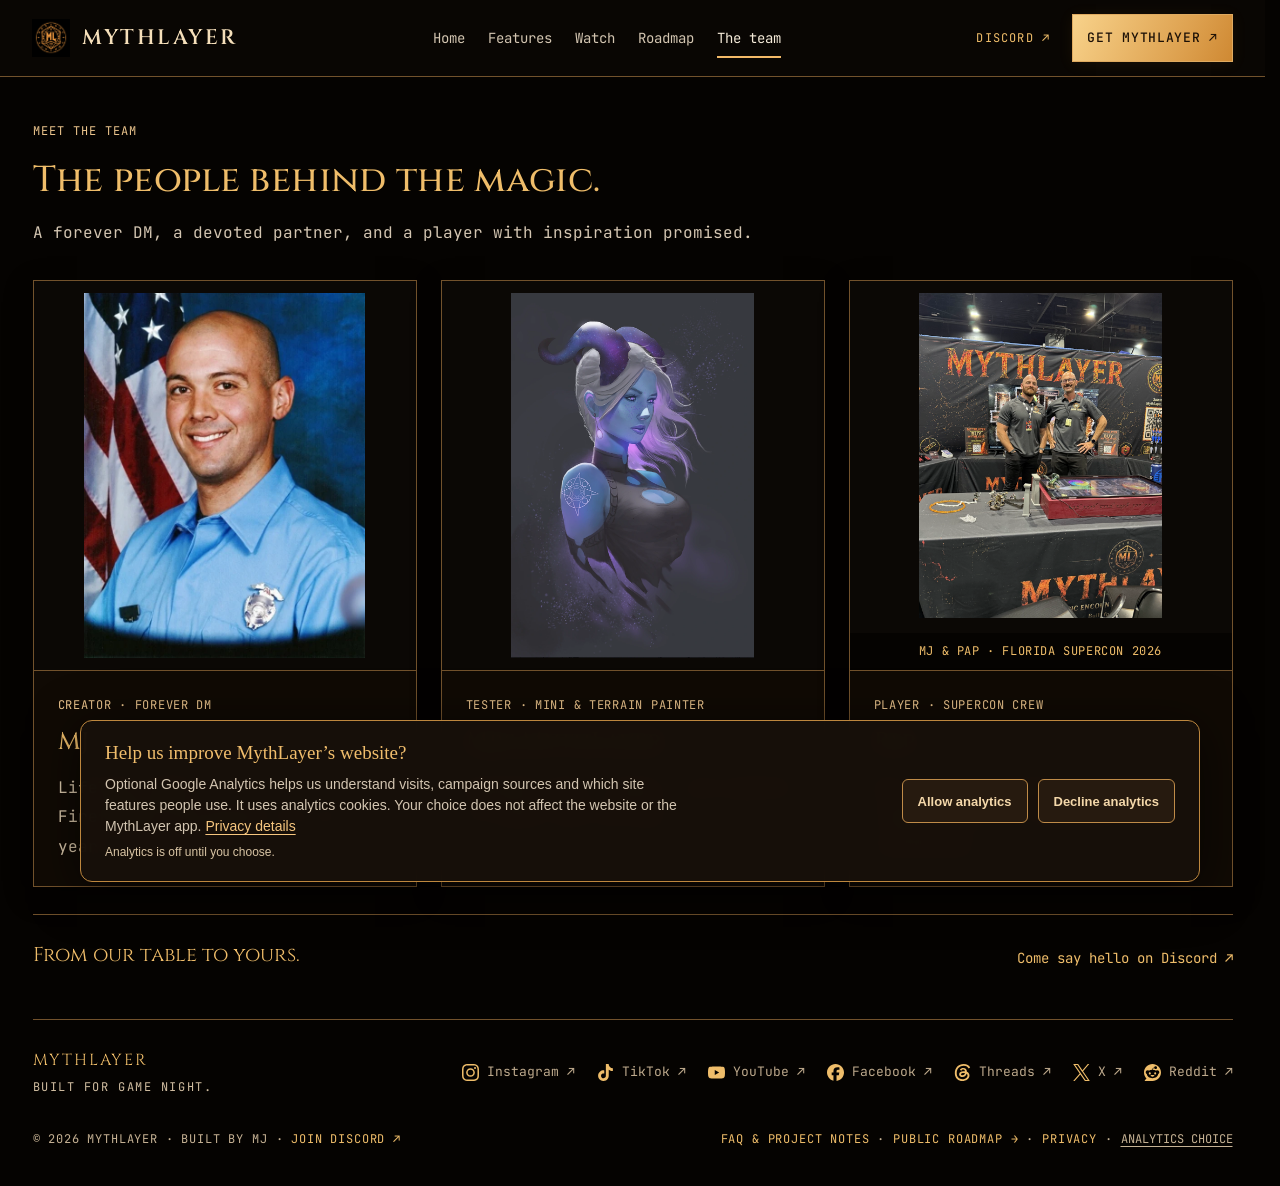
<file: about.html>
<!doctype html>
<html lang="en"><head><meta charset="utf-8"><meta name="viewport" content="width=device-width,initial-scale=1"><title>MythLayer — About MythLayer</title><meta name="robots" content="noindex,follow"><link rel="canonical" href="https://mythlayer.com/team.html">
<script>
/* Same-origin legacy link: preserve the complete query, including campaign tags and Google's _gl. */
const destination = new URL('/team.html', location.origin);
destination.search = location.search;
destination.hash = '';
location.replace(destination.href);
</script></head><body><p>This page has moved. <a href="/team.html">Open MythLayer: About MythLayer</a>.</p><noscript><p>Use the link above to open the page.</p></noscript></body></html>
</file>
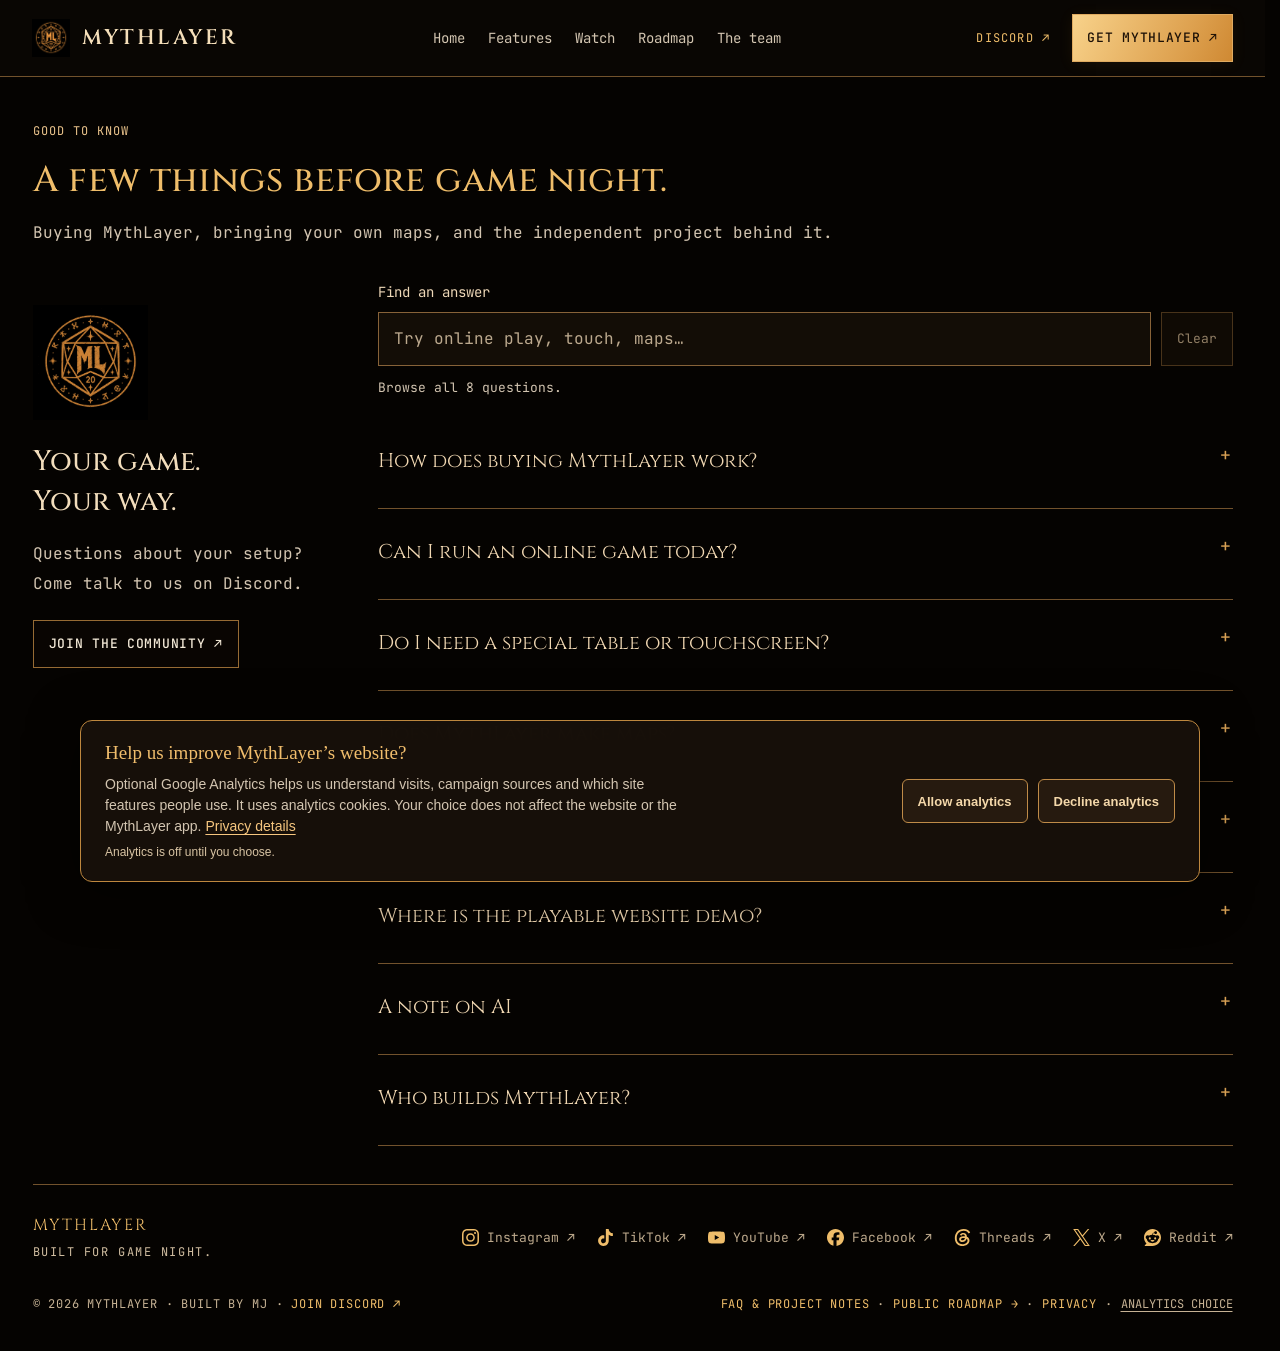
<file: changelog.html>
<!doctype html>
<html lang="en"><head><meta charset="utf-8"><meta name="viewport" content="width=device-width,initial-scale=1"><title>MythLayer — FAQ & project notes</title><meta name="robots" content="noindex,follow"><link rel="canonical" href="https://mythlayer.com/faq.html">
<script>
/* Same-origin legacy link: preserve the complete query, including campaign tags and Google's _gl. */
const destination = new URL('/faq.html', location.origin);
destination.search = location.search;
destination.hash = '';
location.replace(destination.href);
</script></head><body><p>This page has moved. <a href="/faq.html">Open MythLayer: FAQ & project notes</a>.</p><noscript><p>Use the link above to open the page.</p></noscript></body></html>
</file>
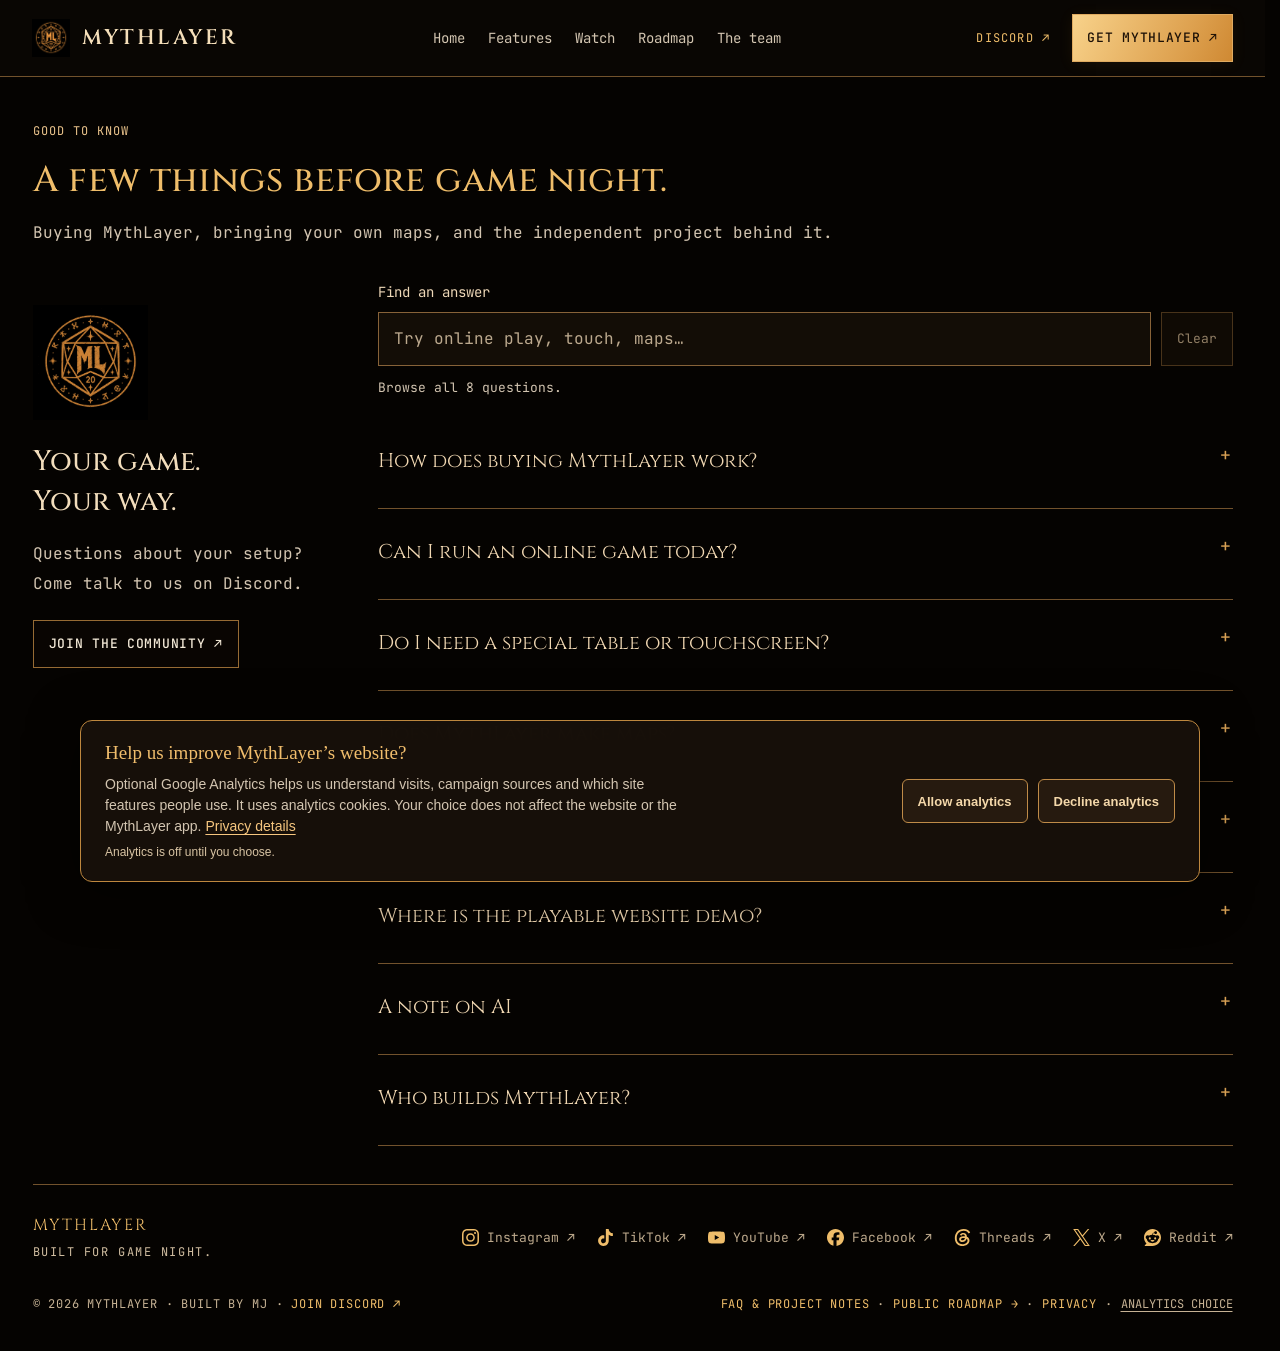
<file: faq.html>
<!doctype html>
<html lang="en"><head><meta charset="utf-8"><meta name="viewport" content="width=device-width,initial-scale=1"><title>MythLayer FAQ | Buying, Setup, Maps &amp; Online Play</title><meta name="description" content="Answers about buying MythLayer, supported browsers, free invited players, online sessions, offline table play, your own maps, touch hardware and the coming demo."><meta name="robots" content="index,follow,max-image-preview:large"><meta name="theme-color" content="#100a04"><link rel="canonical" href="https://mythlayer.com/faq.html"><meta property="og:type" content="website"><meta property="og:site_name" content="MythLayer"><meta property="og:title" content="MythLayer FAQ | Buying, Setup, Maps &amp; Online Play"><meta property="og:description" content="Answers about buying MythLayer, supported browsers, free invited players, online sessions, offline table play, your own maps, touch hardware and the coming demo."><meta property="og:url" content="https://mythlayer.com/faq.html"><meta property="og:image" content="https://mythlayer.com/assets/site-20261017-r5/banner.png"><meta property="og:image:width" content="2172"><meta property="og:image:height" content="724"><meta property="og:image:alt" content="The original MythLayer logo"><meta name="twitter:card" content="summary_large_image"><meta name="twitter:title" content="MythLayer FAQ | Buying, Setup, Maps &amp; Online Play"><meta name="twitter:description" content="Answers about buying MythLayer, supported browsers, free invited players, online sessions, offline table play, your own maps, touch hardware and the coming demo."><meta name="twitter:image" content="https://mythlayer.com/assets/site-20261017-r5/banner.png"><meta name="twitter:image:alt" content="The original MythLayer logo"><link rel="icon" href="/assets/site-20261017-r5/ml-monogram.png"><link rel="stylesheet" href="/fonts-r8.css"><link rel="stylesheet" href="/site-r7.css?v=7.0"><link rel="stylesheet" href="/seo-r8.css?v=8.0"><link rel="stylesheet" href="/analytics.css?v=1.0"><script type="application/ld+json">{"@context":"https://schema.org","@graph":[{"@type":"Organization","@id":"https://mythlayer.com/#organization","name":"MythLayer","url":"https://mythlayer.com/","logo":"https://mythlayer.com/assets/site-20261017-r5/ml-monogram.png","sameAs":["https://www.instagram.com/mythlayer/","https://www.tiktok.com/@mythlayer","https://www.youtube.com/@MythLayerStudios","https://www.facebook.com/mythlayerpage2/","https://www.threads.com/@mythlayer","https://x.com/MythLayer","https://www.reddit.com/user/MythLayer/"]},{"@type":"WebSite","@id":"https://mythlayer.com/#website","name":"MythLayer","url":"https://mythlayer.com/","publisher":{"@id":"https://mythlayer.com/#organization"},"inLanguage":"en"},{"@type":"SoftwareApplication","@id":"https://mythlayer.com/#software","name":"MythLayer","url":"https://mythlayer.com/","applicationCategory":"GameApplication","operatingSystem":"Desktop platforms supporting Chrome or Edge","browserRequirements":"Desktop Chrome or Edge. Internet required for online sessions.","description":"A single-file battlemap overlay and online virtual tabletop for D&D 5e, with Shadowdark in beta. The DM buys once; invited players play free.","image":"https://mythlayer.com/assets/site-20261017-r5/banner.png","downloadUrl":"https://mythlayer.itch.io/mythlayer","publisher":{"@id":"https://mythlayer.com/#organization"}},{"@type":"WebPage","@id":"https://mythlayer.com/faq.html#webpage","url":"https://mythlayer.com/faq.html","name":"MythLayer FAQ | Buying, Setup, Maps & Online Play","description":"Answers about buying MythLayer, supported browsers, free invited players, online sessions, offline table play, your own maps, touch hardware and the coming demo.","isPartOf":{"@id":"https://mythlayer.com/#website"},"about":{"@id":"https://mythlayer.com/#software"},"inLanguage":"en","breadcrumb":{"@id":"https://mythlayer.com/faq.html#breadcrumb"}},{"@type":"BreadcrumbList","@id":"https://mythlayer.com/faq.html#breadcrumb","itemListElement":[{"@type":"ListItem","position":1,"name":"MythLayer","item":"https://mythlayer.com/"},{"@type":"ListItem","position":2,"name":"FAQ & project notes","item":"https://mythlayer.com/faq.html"}]},{"@type":"FAQPage","@id":"https://mythlayer.com/faq.html#questions","mainEntity":[{"@type":"Question","name":"How does buying MythLayer work?","acceptedAnswer":{"@type":"Answer","text":"The DM buys MythLayer once through itch.io. Invited players can join the DM’s session and play free. MythLayer will never have a subscription. Current pricing and download details are on the itch.io page ↗ ."}},{"@type":"Question","name":"Can I run an online game today?","acceptedAnswer":{"@type":"Answer","text":"Yes. Remote play is already available. Open MythLayer, start a session, and share the generated invite code. Players connect peer-to-peer without a MythLayer account. An internet connection is required for online play. We intend to add as many useful online VTT features as we can. Easier joining, reconnect guidance, chat, whispers and other additions are planned in steps; see the public roadmap → ."}},{"@type":"Question","name":"Do I need a special table or touchscreen?","acceptedAnswer":{"@type":"Answer","text":"MythLayer is software only. Use a regular computer for online play, or connect it to a TV or projector for a physical table. Touch is optional. To use touch features, you need a separate compatible IR 10–20 point multi-touch frame/display or a capacitive multi-touch screen. No display, IR frame, table or other hardware is included."}},{"@type":"Question","name":"Does MythLayer make maps?","acceptedAnswer":{"@type":"Answer","text":"MythLayer is a map overlay tool. Bring maps you own or have created: images, animated battlemap videos, or early-support UVTT / .dd2vtt files. MythLayer adds effects, fog, lighting, walls, tokens and encounter tools. The bundled sample maps are there to help you try it out."}},{"@type":"Question","name":"What do I need to run it?","acceptedAnswer":{"@type":"Answer","text":"Desktop Chrome or Edge and the downloaded MythLayer HTML file. No installation or MythLayer account. Physical-table play works offline; remote sessions require internet. Firefox and Brave are not currently supported. D&D 5e (2014 and 2024) is supported. Shadowdark is in beta; Pathfinder 2e is in early development."}},{"@type":"Question","name":"Where is the playable website demo?","acceptedAnswer":{"@type":"Answer","text":"A new encounter demo is planned after touch work is completed, integrated and broadly ready. It is not live yet, and there is no fixed release date. In the meantime, watch real MythLayer in action → ."}},{"@type":"Question","name":"A note on AI","acceptedAnswer":{"@type":"Answer","text":"AI wasn't part of MythLayer's development at the start. Now that it is, we want to be fully open about it. MythLayer is a small, independent, self-funded project, and AI tools have helped us build features we couldn't otherwise have made on our own. Some of the included art, token art, sounds, and sample maps were made with generative AI. They're placeholders, not the long-term plan. MythLayer is a map overlay tool, not a map-making company. It's meant to be used with maps you already own or have created yourself. The few sample maps bundled with MythLayer are there so you can try it out; they aren't the product, and you're never required to use them. Our goal is to hire human artists for all of MythLayer's art, sound, and sample maps. Early access sales and a planned Kickstarter will fund those commissions, and AI-generated assets will be replaced as each one is funded. Supporting MythLayer now directly funds that work. In the meantime, nothing AI-generated is forced on anyone. Use your own maps, token art, battlemap videos, and music, and every feature works with them. If you're an artist interested in future commissions, we'd love to hear from you on the MythLayer Discord ."}},{"@type":"Question","name":"Who builds MythLayer?","acceptedAnswer":{"@type":"Answer","text":"MythLayer is a small, independent, self-funded project designed and built by MJ. Meet the team → Community controls and effects by King Schug ( GitHub ↗ · Instagram ↗ )."}}]}]}</script><noscript><style>[data-feature-container][hidden],[data-feature-panel][hidden],[data-watch-panel][hidden],[data-roadmap-panel][hidden]{display:block!important;margin-block:2rem}.tabs,.media-toolbar,.faq-search,#gallery-filters{display:none!important}.header #nav-links{display:flex!important}</style></noscript></head><body data-page="faq" data-default-section=""><a class="skip" href="#content">Skip to content</a>
<header class="header"><div class="nav-inner"><a class="brand" href="/" aria-label="MythLayer home"><img src="assets/site-20261017-r5/ml-monogram.png" width="36" height="36" alt="" decoding="async"><span>MYTHLAYER</span></a><button class="menu-toggle" aria-expanded="false" aria-controls="nav-links" aria-label="Open navigation">MENU ☰</button><nav id="nav-links" aria-label="Main navigation"><a href="/" data-nav="home">Home</a><a href="/features.html" data-nav="features">Features</a><a href="/watch.html" data-nav="watch">Watch</a><a href="/roadmap.html" data-nav="roadmap">Roadmap</a><a href="/team.html" data-nav="team">The team</a></nav><div class="nav-actions"><a class="discord-nav" href="https://discord.gg/NKJcFsMxc7" target="_blank" rel="noopener">DISCORD ↗</a><a class="button buy small" href="https://mythlayer.itch.io/mythlayer" target="_blank" rel="noopener">GET MYTHLAYER ↗</a></div></div></header>
<main id="content">
<section class="view page-view wrap faq-view" id="view-faq" data-view="faq" aria-labelledby="faq-heading"><div class="page-heading"><p class="eyebrow">GOOD TO KNOW</p><h1 id="faq-heading" tabindex="-1">A few things before game night.</h1><p>Buying MythLayer, bringing your own maps, and the independent project behind it.</p></div><div class="faq-layout"><div class="faq-intro"><img class="brand-art" src="assets/site-20261017-r5/ml-monogram.png" width="160" height="160" alt="" decoding="async"><h2>Your game.<br>Your way.</h2><p>Questions about your setup? Come talk to us on Discord.</p><a class="button outline" href="https://discord.gg/NKJcFsMxc7" target="_blank" rel="noopener">JOIN THE COMMUNITY ↗</a></div><div class="faq-list"><div class="faq-search"><label for="faq-search">Find an answer</label><div><input id="faq-search" type="search" placeholder="Try online play, touch, maps…" autocomplete="off" aria-describedby="faq-results"><button id="faq-clear" type="button">Clear</button></div><p id="faq-results" role="status"></p></div>
<details><summary>How does buying MythLayer work?</summary><p>The DM buys MythLayer once through itch.io. Invited players can join the DM’s session and play free. MythLayer will never have a subscription. Current pricing and download details are on <a href="https://mythlayer.itch.io/mythlayer" target="_blank" rel="noopener">the itch.io page ↗</a>.</p></details>
<details><summary>Can I run an online game today?</summary><p>Yes. Remote play is already available. Open MythLayer, start a session, and share the generated invite code. Players connect peer-to-peer without a MythLayer account. An internet connection is required for online play.</p><p>We intend to add as many useful online VTT features as we can. Easier joining, reconnect guidance, chat, whispers and other additions are planned in steps; see the <a href="/roadmap.html#planned">public roadmap →</a>.</p></details>
<details><summary>Do I need a special table or touchscreen?</summary><p>MythLayer is software only. Use a regular computer for online play, or connect it to a TV or projector for a physical table. Touch is optional.</p><p>To use touch features, you need a separate compatible IR 10–20 point multi-touch frame/display or a capacitive multi-touch screen. No display, IR frame, table or other hardware is included.</p></details>
<details><summary>Does MythLayer make maps?</summary><p>MythLayer is a map overlay tool. Bring maps you own or have created: images, animated battlemap videos, or early-support UVTT / .dd2vtt files. MythLayer adds effects, fog, lighting, walls, tokens and encounter tools. The bundled sample maps are there to help you try it out.</p></details>
<details><summary>What do I need to run it?</summary><p>Desktop Chrome or Edge and the downloaded MythLayer HTML file. No installation or MythLayer account. Physical-table play works offline; remote sessions require internet. Firefox and Brave are not currently supported.</p><p>D&amp;D 5e (2014 and 2024) is supported. Shadowdark is in beta; Pathfinder 2e is in early development.</p></details>
<details><summary>Where is the playable website demo?</summary><p>A new encounter demo is planned after touch work is completed, integrated and broadly ready. It is not live yet, and there is no fixed release date. In the meantime, <a href="/watch.html">watch real MythLayer in action →</a>.</p></details>
<details id="ai-note"><summary>A note on AI</summary><div class="disclosure"><p>AI wasn't part of MythLayer's development at the start. Now that it is, we want to be fully open about it. MythLayer is a small, independent, self-funded project, and AI tools have helped us build features we couldn't otherwise have made on our own. Some of the included art, token art, sounds, and sample maps were made with generative AI. They're placeholders, not the long-term plan.</p><p><strong>MythLayer is a map overlay tool, not a map-making company.</strong> It's meant to be used with maps you already own or have created yourself. The few sample maps bundled with MythLayer are there so you can try it out; they aren't the product, and you're never required to use them.</p><p>Our goal is to hire human artists for all of MythLayer's art, sound, and sample maps. Early access sales and a planned Kickstarter will fund those commissions, and AI-generated assets will be replaced as each one is funded. Supporting MythLayer now directly funds that work.</p><p>In the meantime, nothing AI-generated is forced on anyone. Use your own maps, token art, battlemap videos, and music, and every feature works with them. If you're an artist interested in future commissions, we'd love to hear from you on the <a href="https://discord.gg/NKJcFsMxc7" target="_blank" rel="noopener">MythLayer Discord</a>.</p></div></details>
<details><summary>Who builds MythLayer?</summary><p>MythLayer is a small, independent, self-funded project designed and built by MJ. <a href="/team.html">Meet the team →</a></p><p>Community controls and effects by King Schug (<a href="https://github.com/SCHUGRWS" target="_blank" rel="noopener">GitHub ↗</a> · <a href="https://www.instagram.com/rwsschug/" target="_blank" rel="noopener">Instagram ↗</a>).</p></details>
</div></div></section></main><footer class="footer wrap"><div class="footer-top"><span>MYTHLAYER <small>BUILT FOR GAME NIGHT.</small></span><div class="social-links" aria-label="MythLayer social media"><a href="https://www.instagram.com/mythlayer/" target="_blank" rel="noopener"><svg width="19" height="19" fill="currentColor" aria-hidden="true" role="img" viewbox="0 0 24 24" xmlns="http://www.w3.org/2000/svg"><path d="M7.0301.084c-1.2768.0602-2.1487.264-2.911.5634-.7888.3075-1.4575.72-2.1228 1.3877-.6652.6677-1.075 1.3368-1.3802 2.127-.2954.7638-.4956 1.6365-.552 2.914-.0564 1.2775-.0689 1.6882-.0626 4.947.0062 3.2586.0206 3.6671.0825 4.9473.061 1.2765.264 2.1482.5635 2.9107.308.7889.72 1.4573 1.388 2.1228.6679.6655 1.3365 1.0743 2.1285 1.38.7632.295 1.6361.4961 2.9134.552 1.2773.056 1.6884.069 4.9462.0627 3.2578-.0062 3.668-.0207 4.9478-.0814 1.28-.0607 2.147-.2652 2.9098-.5633.7889-.3086 1.4578-.72 2.1228-1.3881.665-.6682 1.0745-1.3378 1.3795-2.1284.2957-.7632.4966-1.636.552-2.9124.056-1.2809.0692-1.6898.063-4.948-.0063-3.2583-.021-3.6668-.0817-4.9465-.0607-1.2797-.264-2.1487-.5633-2.9117-.3084-.7889-.72-1.4568-1.3876-2.1228C21.2982 1.33 20.628.9208 19.8378.6165 19.074.321 18.2017.1197 16.9244.0645 15.6471.0093 15.236-.005 11.977.0014 8.718.0076 8.31.0215 7.0301.0839m.1402 21.6932c-1.17-.0509-1.8053-.2453-2.2287-.408-.5606-.216-.96-.4771-1.3819-.895-.422-.4178-.6811-.8186-.9-1.378-.1644-.4234-.3624-1.058-.4171-2.228-.0595-1.2645-.072-1.6442-.079-4.848-.007-3.2037.0053-3.583.0607-4.848.05-1.169.2456-1.805.408-2.2282.216-.5613.4762-.96.895-1.3816.4188-.4217.8184-.6814 1.3783-.9003.423-.1651 1.0575-.3614 2.227-.4171 1.2655-.06 1.6447-.072 4.848-.079 3.2033-.007 3.5835.005 4.8495.0608 1.169.0508 1.8053.2445 2.228.408.5608.216.96.4754 1.3816.895.4217.4194.6816.8176.9005 1.3787.1653.4217.3617 1.056.4169 2.2263.0602 1.2655.0739 1.645.0796 4.848.0058 3.203-.0055 3.5834-.061 4.848-.051 1.17-.245 1.8055-.408 2.2294-.216.5604-.4763.96-.8954 1.3814-.419.4215-.8181.6811-1.3783.9-.4224.1649-1.0577.3617-2.2262.4174-1.2656.0595-1.6448.072-4.8493.079-3.2045.007-3.5825-.006-4.848-.0608M16.953 5.5864A1.44 1.44 0 1 0 18.39 4.144a1.44 1.44 0 0 0-1.437 1.4424M5.8385 12.012c.0067 3.4032 2.7706 6.1557 6.173 6.1493 3.4026-.0065 6.157-2.7701 6.1506-6.1733-.0065-3.4032-2.771-6.1565-6.174-6.1498-3.403.0067-6.156 2.771-6.1496 6.1738M8 12.0077a4 4 0 1 1 4.008 3.9921A3.9996 3.9996 0 0 1 8 12.0077"></path></svg>Instagram ↗</a><a href="https://www.tiktok.com/@mythlayer" target="_blank" rel="noopener"><svg width="19" height="19" fill="currentColor" aria-hidden="true" role="img" viewbox="0 0 24 24" xmlns="http://www.w3.org/2000/svg"><path d="M12.525.02c1.31-.02 2.61-.01 3.91-.02.08 1.53.63 3.09 1.75 4.17 1.12 1.11 2.7 1.62 4.24 1.79v4.03c-1.44-.05-2.89-.35-4.2-.97-.57-.26-1.1-.59-1.62-.93-.01 2.92.01 5.84-.02 8.75-.08 1.4-.54 2.79-1.35 3.94-1.31 1.92-3.58 3.17-5.91 3.21-1.43.08-2.86-.31-4.08-1.03-2.02-1.19-3.44-3.37-3.65-5.71-.02-.5-.03-1-.01-1.49.18-1.9 1.12-3.72 2.58-4.96 1.66-1.44 3.98-2.13 6.15-1.72.02 1.48-.04 2.96-.04 4.44-.99-.32-2.15-.23-3.02.37-.63.41-1.11 1.04-1.36 1.75-.21.51-.15 1.07-.14 1.61.24 1.64 1.82 3.02 3.5 2.87 1.12-.01 2.19-.66 2.77-1.61.19-.33.4-.67.41-1.06.1-1.79.06-3.57.07-5.36.01-4.03-.01-8.05.02-12.07z"></path></svg>TikTok ↗</a><a href="https://www.youtube.com/@MythLayerStudios" target="_blank" rel="noopener"><svg width="19" height="19" fill="currentColor" aria-hidden="true" role="img" viewbox="0 0 24 24" xmlns="http://www.w3.org/2000/svg"><path d="M23.498 6.186a3.016 3.016 0 0 0-2.122-2.136C19.505 3.545 12 3.545 12 3.545s-7.505 0-9.377.505A3.017 3.017 0 0 0 .502 6.186C0 8.07 0 12 0 12s0 3.93.502 5.814a3.016 3.016 0 0 0 2.122 2.136c1.871.505 9.376.505 9.376.505s7.505 0 9.377-.505a3.015 3.015 0 0 0 2.122-2.136C24 15.93 24 12 24 12s0-3.93-.502-5.814zM9.545 15.568V8.432L15.818 12l-6.273 3.568z"></path></svg>YouTube ↗</a><a href="https://www.facebook.com/mythlayerpage2/" target="_blank" rel="noopener"><svg width="19" height="19" fill="currentColor" aria-hidden="true" role="img" viewbox="0 0 24 24" xmlns="http://www.w3.org/2000/svg"><path d="M9.101 23.691v-7.98H6.627v-3.667h2.474v-1.58c0-4.085 1.848-5.978 5.858-5.978.401 0 .955.042 1.468.103a8.68 8.68 0 0 1 1.141.195v3.325a8.623 8.623 0 0 0-.653-.036 26.805 26.805 0 0 0-.733-.009c-.707 0-1.259.096-1.675.309a1.686 1.686 0 0 0-.679.622c-.258.42-.374.995-.374 1.752v1.297h3.919l-.386 2.103-.287 1.564h-3.246v8.245C19.396 23.238 24 18.179 24 12.044c0-6.627-5.373-12-12-12s-12 5.373-12 12c0 5.628 3.874 10.35 9.101 11.647Z"></path></svg>Facebook ↗</a><a href="https://www.threads.com/@mythlayer" target="_blank" rel="noopener"><svg width="19" height="19" fill="currentColor" aria-hidden="true" role="img" viewbox="0 0 24 24" xmlns="http://www.w3.org/2000/svg"><path d="M18.263 11.097c-.03-3.486-1.92-5.586-5.111-5.586-2.13 0-3.922.963-4.863 2.499l2.062 1.438c.535-.843 1.272-1.543 2.628-1.543 1.528 0 2.318.85 2.544 2.431a15 15 0 0 0-2.236-.173c-4.125 0-6.068 1.867-6.068 4.336s1.943 3.99 4.804 3.99c3.139 0 5.013-2.115 5.781-4.735.798.361 1.348 1.204 1.348 2.47 0 3.387-3.907 5.232-7.22 5.232-4.885 0-8.077-3.207-8.077-8.424 0-6.392 4.223-10.487 9.9-10.487 3.808 0 5.69 1.671 6.97 3.914l2.108-1.475C21.44 2.078 18.331 0 13.663 0 6.227 0 1.168 5.277 1.168 12.934c0 7 4.953 11.066 10.856 11.066 4.878 0 9.809-2.846 9.809-7.716 0-2.545-1.46-4.231-3.569-5.187m-6.33 4.855c-1.077 0-2.026-.512-2.026-1.453 0-1.483 1.822-1.934 3.606-1.934.678 0 1.34.045 1.927.173-.422 1.927-1.671 3.215-3.508 3.214Z"></path></svg>Threads ↗</a><a href="https://x.com/MythLayer" target="_blank" rel="noopener"><svg width="19" height="19" fill="currentColor" aria-hidden="true" role="img" viewbox="0 0 24 24" xmlns="http://www.w3.org/2000/svg"><path d="M14.234 10.162 22.977 0h-2.072l-7.591 8.824L7.251 0H.258l9.168 13.343L.258 24H2.33l8.016-9.318L16.749 24h6.993zm-2.837 3.299-.929-1.329L3.076 1.56h3.182l5.965 8.532.929 1.329 7.754 11.09h-3.182z"></path></svg>X ↗</a><a href="https://www.reddit.com/user/MythLayer/" target="_blank" rel="noopener"><svg width="19" height="19" fill="currentColor" aria-hidden="true" role="img" viewbox="0 0 24 24" xmlns="http://www.w3.org/2000/svg"><path d="M12 0C5.373 0 0 5.373 0 12c0 3.314 1.343 6.314 3.515 8.485l-2.286 2.286C.775 23.225 1.097 24 1.738 24H12c6.627 0 12-5.373 12-12S18.627 0 12 0Zm4.388 3.199c1.104 0 1.999.895 1.999 1.999 0 1.105-.895 2-1.999 2-.946 0-1.739-.657-1.947-1.539v.002c-1.147.162-2.032 1.15-2.032 2.341v.007c1.776.067 3.4.567 4.686 1.363.473-.363 1.064-.58 1.707-.58 1.547 0 2.802 1.254 2.802 2.802 0 1.117-.655 2.081-1.601 2.531-.088 3.256-3.637 5.876-7.997 5.876-4.361 0-7.905-2.617-7.998-5.87-.954-.447-1.614-1.415-1.614-2.538 0-1.548 1.255-2.802 2.803-2.802.645 0 1.239.218 1.712.585 1.275-.79 2.881-1.291 4.64-1.365v-.01c0-1.663 1.263-3.034 2.88-3.207.188-.911.993-1.595 1.959-1.595Zm-8.085 8.376c-.784 0-1.459.78-1.506 1.797-.047 1.016.64 1.429 1.426 1.429.786 0 1.371-.369 1.418-1.385.047-1.017-.553-1.841-1.338-1.841Zm7.406 0c-.786 0-1.385.824-1.338 1.841.047 1.017.634 1.385 1.418 1.385.785 0 1.473-.413 1.426-1.429-.046-1.017-.721-1.797-1.506-1.797Zm-3.703 4.013c-.974 0-1.907.048-2.77.135-.147.015-.241.168-.183.305.483 1.154 1.622 1.964 2.953 1.964 1.33 0 2.47-.81 2.953-1.964.057-.137-.037-.29-.184-.305-.863-.087-1.795-.135-2.769-.135Z"></path></svg>Reddit ↗</a></div></div><div class="footer-bottom"><span>© 2026 MYTHLAYER · BUILT BY MJ · <a href="https://discord.gg/NKJcFsMxc7" target="_blank" rel="noopener">JOIN DISCORD ↗</a></span><span><a href="/faq.html">FAQ &amp; PROJECT NOTES</a> · <a href="/roadmap.html">PUBLIC ROADMAP →</a> · <a href="privacy.html">PRIVACY</a> · <button type="button" class="analytics-settings" data-analytics-settings>ANALYTICS CHOICE</button></span></div></footer><dialog id="image-dialog" aria-labelledby="image-caption"><button class="dialog-close" aria-label="Close image">CLOSE ✕</button><button id="dialog-motion-toggle" class="motion-toggle" data-motion-toggle>PAUSE ANIMATION Ⅱ</button><img id="dialog-image" alt=""><video id="dialog-video" controls loop muted playsinline preload="metadata" hidden></video><p id="image-caption"></p><div id="gallery-navigation" hidden><button id="gallery-prev" type="button">← Previous</button><span id="gallery-position" role="status"></span><button id="gallery-next" type="button">Next →</button></div></dialog><script src="/campaign-tags-r8.js?v=8.0" defer></script><script src="/analytics-r8.js?v=8.0" defer></script><script src="/site-r8.js?v=8.0" defer></script></body></html>
</file>
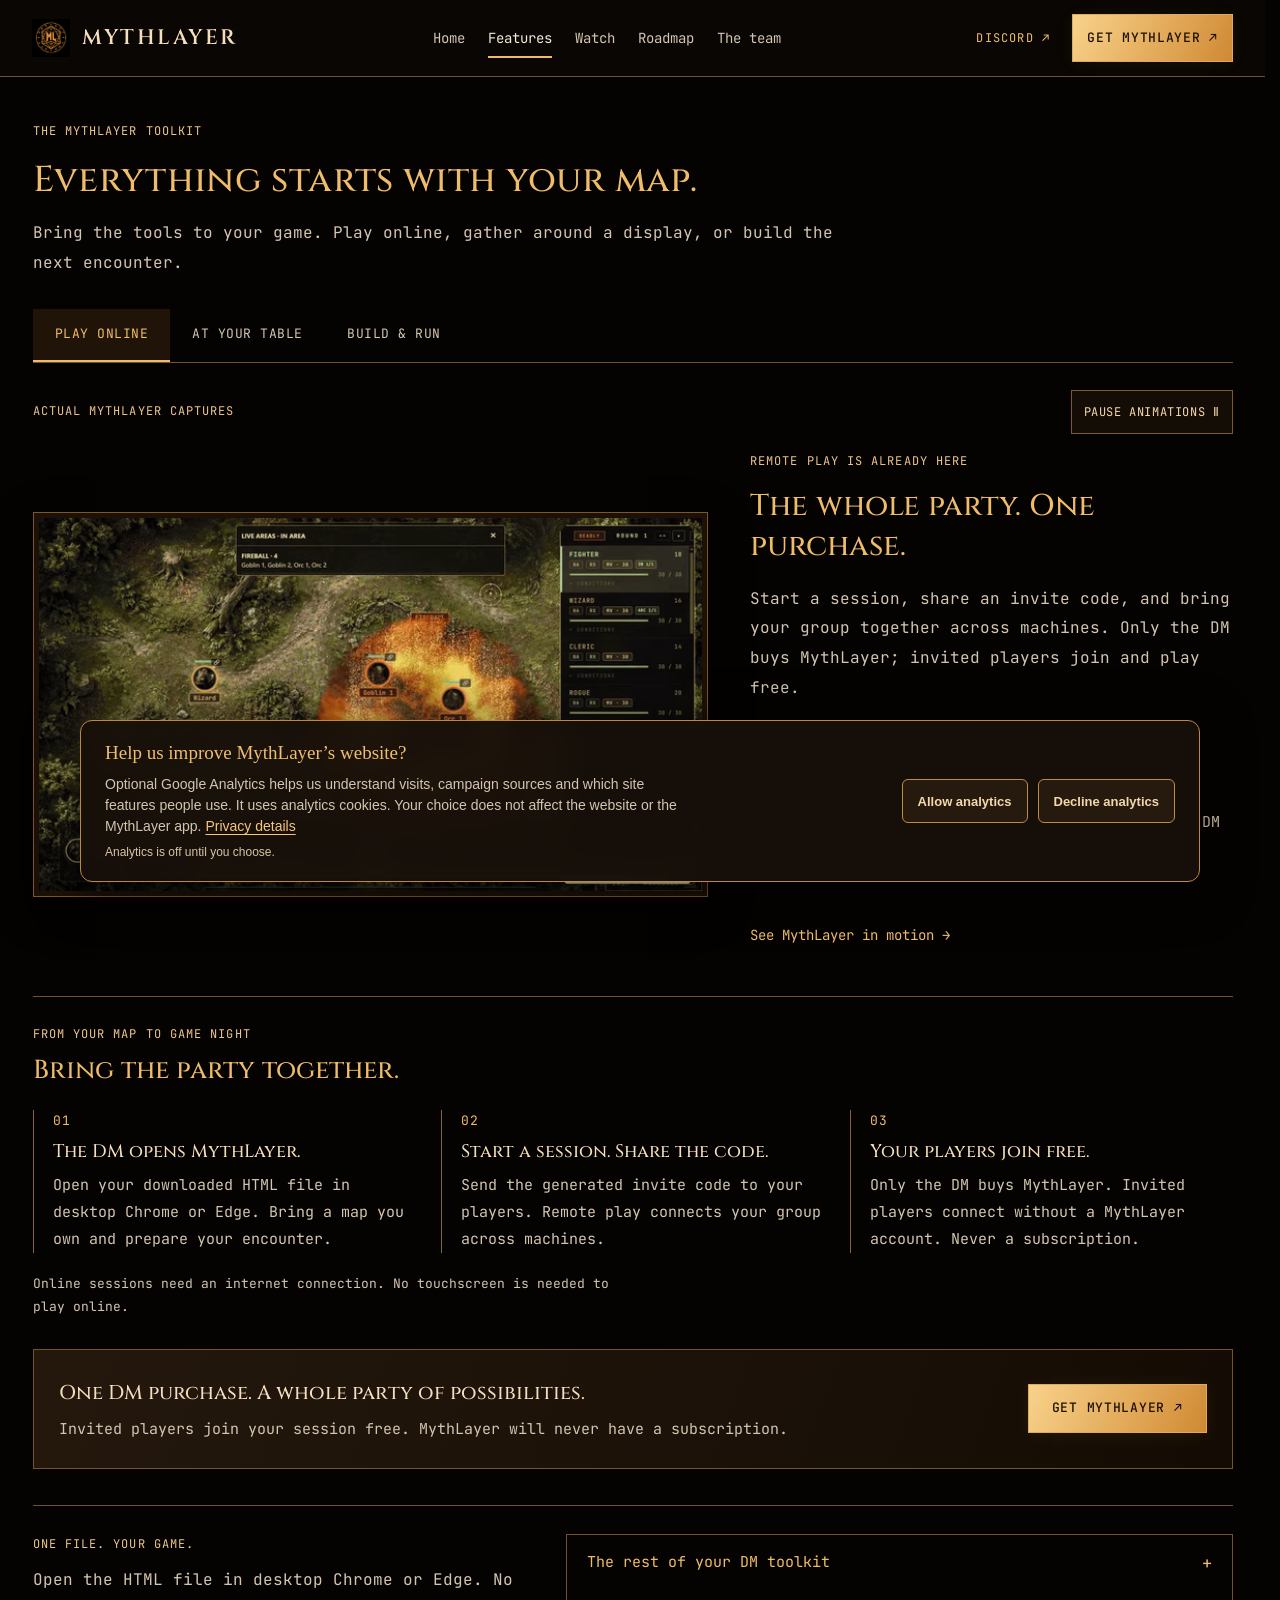
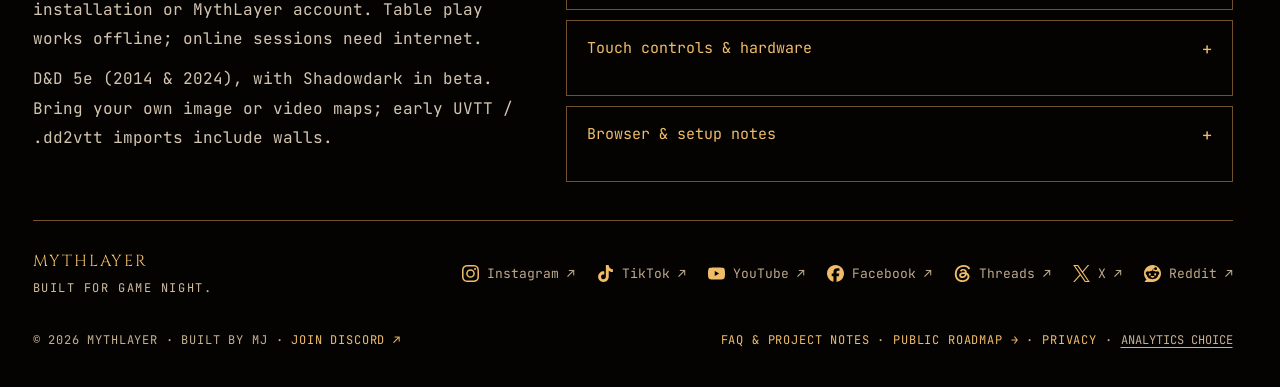
<file: features.html>
<!doctype html>
<html lang="en"><head><meta charset="utf-8"><meta name="viewport" content="width=device-width,initial-scale=1"><title>MythLayer Features | Online VTT &amp; Digital Battlemap Tools</title><meta name="description" content="Explore MythLayer for online D&amp;D, TV and projector battlemaps, and encounter preparation. Spell effects, fog, walls, tokens and combat tools in one HTML file."><meta name="robots" content="index,follow,max-image-preview:large"><meta name="theme-color" content="#100a04"><link rel="canonical" href="https://mythlayer.com/features.html"><meta property="og:type" content="website"><meta property="og:site_name" content="MythLayer"><meta property="og:title" content="MythLayer Features | Online VTT &amp; Digital Battlemap Tools"><meta property="og:description" content="Explore MythLayer for online D&amp;D, TV and projector battlemaps, and encounter preparation. Spell effects, fog, walls, tokens and combat tools in one HTML file."><meta property="og:url" content="https://mythlayer.com/features.html"><meta property="og:image" content="https://mythlayer.com/assets/site-20261017-r5/banner.png"><meta property="og:image:width" content="2172"><meta property="og:image:height" content="724"><meta property="og:image:alt" content="The original MythLayer logo"><meta name="twitter:card" content="summary_large_image"><meta name="twitter:title" content="MythLayer Features | Online VTT &amp; Digital Battlemap Tools"><meta name="twitter:description" content="Explore MythLayer for online D&amp;D, TV and projector battlemaps, and encounter preparation. Spell effects, fog, walls, tokens and combat tools in one HTML file."><meta name="twitter:image" content="https://mythlayer.com/assets/site-20261017-r5/banner.png"><meta name="twitter:image:alt" content="The original MythLayer logo"><link rel="icon" href="/assets/site-20261017-r5/ml-monogram.png"><link rel="stylesheet" href="/fonts-r8.css"><link rel="stylesheet" href="/site-r7.css?v=7.0"><link rel="stylesheet" href="/seo-r8.css?v=8.0"><link rel="stylesheet" href="/analytics.css?v=1.0"><script type="application/ld+json">{"@context":"https://schema.org","@graph":[{"@type":"Organization","@id":"https://mythlayer.com/#organization","name":"MythLayer","url":"https://mythlayer.com/","logo":"https://mythlayer.com/assets/site-20261017-r5/ml-monogram.png","sameAs":["https://www.instagram.com/mythlayer/","https://www.tiktok.com/@mythlayer","https://www.youtube.com/@MythLayerStudios","https://www.facebook.com/mythlayerpage2/","https://www.threads.com/@mythlayer","https://x.com/MythLayer","https://www.reddit.com/user/MythLayer/"]},{"@type":"WebSite","@id":"https://mythlayer.com/#website","name":"MythLayer","url":"https://mythlayer.com/","publisher":{"@id":"https://mythlayer.com/#organization"},"inLanguage":"en"},{"@type":"SoftwareApplication","@id":"https://mythlayer.com/#software","name":"MythLayer","url":"https://mythlayer.com/","applicationCategory":"GameApplication","operatingSystem":"Desktop platforms supporting Chrome or Edge","browserRequirements":"Desktop Chrome or Edge. Internet required for online sessions.","description":"A single-file battlemap overlay and online virtual tabletop for D&D 5e, with Shadowdark in beta. The DM buys once; invited players play free.","image":"https://mythlayer.com/assets/site-20261017-r5/banner.png","downloadUrl":"https://mythlayer.itch.io/mythlayer","publisher":{"@id":"https://mythlayer.com/#organization"}},{"@type":"WebPage","@id":"https://mythlayer.com/features.html#webpage","url":"https://mythlayer.com/features.html","name":"MythLayer Features | Online VTT & Digital Battlemap Tools","description":"Explore MythLayer for online D&D, TV and projector battlemaps, and encounter preparation. Spell effects, fog, walls, tokens and combat tools in one HTML file.","isPartOf":{"@id":"https://mythlayer.com/#website"},"about":{"@id":"https://mythlayer.com/#software"},"inLanguage":"en","breadcrumb":{"@id":"https://mythlayer.com/features.html#breadcrumb"}},{"@type":"BreadcrumbList","@id":"https://mythlayer.com/features.html#breadcrumb","itemListElement":[{"@type":"ListItem","position":1,"name":"MythLayer","item":"https://mythlayer.com/"},{"@type":"ListItem","position":2,"name":"Features","item":"https://mythlayer.com/features.html"}]}]}</script><noscript><style>[data-feature-container][hidden],[data-feature-panel][hidden],[data-watch-panel][hidden],[data-roadmap-panel][hidden]{display:block!important;margin-block:2rem}.tabs,.media-toolbar,.faq-search,#gallery-filters{display:none!important}.header #nav-links{display:flex!important}</style></noscript></head><body data-page="features" data-default-section="remote"><a class="skip" href="#content">Skip to content</a>
<header class="header"><div class="nav-inner"><a class="brand" href="/" aria-label="MythLayer home"><img src="assets/site-20261017-r5/ml-monogram.png" width="36" height="36" alt="" decoding="async"><span>MYTHLAYER</span></a><button class="menu-toggle" aria-expanded="false" aria-controls="nav-links" aria-label="Open navigation">MENU ☰</button><nav id="nav-links" aria-label="Main navigation"><a href="/" data-nav="home">Home</a><a href="/features.html" data-nav="features" aria-current="page">Features</a><a href="/watch.html" data-nav="watch">Watch</a><a href="/roadmap.html" data-nav="roadmap">Roadmap</a><a href="/team.html" data-nav="team">The team</a></nav><div class="nav-actions"><a class="discord-nav" href="https://discord.gg/NKJcFsMxc7" target="_blank" rel="noopener">DISCORD ↗</a><a class="button buy small" href="https://mythlayer.itch.io/mythlayer" target="_blank" rel="noopener">GET MYTHLAYER ↗</a></div></div></header>
<main id="content">
<section class="view page-view wrap" id="view-features" data-view="features" aria-labelledby="features-heading"><div class="page-heading"><p class="eyebrow">THE MYTHLAYER TOOLKIT</p><h1 id="features-heading" tabindex="-1">Everything starts with your map.</h1><p>Bring the tools to your game. Play online, gather around a display, or build the next encounter.</p></div><div class="tabs" role="tablist" aria-label="Explore available MythLayer features"><button role="tab" id="feature-remote" aria-selected="true" aria-controls="feature-panel-remote" data-feature="remote">PLAY ONLINE</button><button role="tab" id="feature-table" aria-selected="false" aria-controls="feature-panel-table" data-feature="table" tabindex="-1">AT YOUR TABLE</button><button role="tab" id="feature-build" aria-selected="false" aria-controls="feature-panel-build" data-feature="build" tabindex="-1">BUILD &amp; RUN</button></div><div class="media-toolbar"><span class="label">ACTUAL MYTHLAYER CAPTURES</span><button class="motion-toggle" data-motion-toggle>PAUSE ANIMATIONS Ⅱ</button></div><div data-feature-container="remote"><div class="feature-layout" id="feature-panel-remote" role="tabpanel" aria-labelledby="feature-remote" data-feature-panel="remote"><button class="image-button feature-image" id="feature-enlarge-remote" data-image="assets/site-20261017-r6/online-party-poster.webp" data-caption="Staged in MythLayer V2.488.0: four player characters face multiple monsters. This is a real app capture illustrating the tools used in online play." aria-label="Enlarge selected feature screenshot" data-gif="assets/site-20261017-r6/online-party-fireball.gif" data-mp4="assets/site-20261017-r7/r8-online-party-fireball.mp4" data-webm="assets/site-20261017-r7/r8-online-party-fireball.webm"><video class="feature-motion" muted="" loop="" playsinline="" preload="none" poster="assets/site-20261017-r6/online-party-poster.webp" aria-label="Staged in MythLayer V2.488.0: four player characters face multiple monsters. This is a real app capture illustrating the tools used in online play."><source data-src="assets/site-20261017-r7/r8-online-party-fireball.mp4" type="video/mp4"><source data-src="assets/site-20261017-r7/r8-online-party-fireball.webm" type="video/webm"></video><span class="expand">↗</span></button><div class="feature-copy"><p class="eyebrow" id="feature-kicker-remote">REMOTE PLAY IS ALREADY HERE</p><h2 id="feature-title-remote">The whole party. One purchase.</h2><p id="feature-description-remote">Start a session, share an invite code, and bring your group together across machines. Only the DM buys MythLayer; invited players join and play free.</p><ul id="feature-list-remote"><li>Direct peer-to-peer play; no MythLayer account</li><li>Shared action bar, player views and handouts</li><li>Supported player spellcasting, confirmed by the DM</li><li>Online play now, with more VTT tools planned</li></ul><a class="text-link" href="/watch.html">See MythLayer in motion →</a></div></div><section class="session-guide" data-guide="remote" aria-labelledby="session-guide-heading"><span class="label">FROM YOUR MAP TO GAME NIGHT</span><h2 id="session-guide-heading">Bring the party together.</h2><ol><li><h3>The DM opens MythLayer.</h3><p>Open your downloaded HTML file in desktop Chrome or Edge. Bring a map you own and prepare your encounter.</p></li><li><h3>Start a session. Share the code.</h3><p>Send the generated invite code to your players. Remote play connects your group across machines.</p></li><li><h3>Your players join free.</h3><p>Only the DM buys MythLayer. Invited players connect without a MythLayer account. Never a subscription.</p></li></ol><p class="small-note">Online sessions need an internet connection. No touchscreen is needed to play online.</p></section></div><div data-feature-container="table" hidden=""><div class="feature-layout" id="feature-panel-table" role="tabpanel" aria-labelledby="feature-table" data-feature-panel="table" hidden=""><button class="image-button feature-image" id="feature-enlarge-table" data-image="assets/site-20261017-r6/spell-ice-storm-poster.webp" data-caption="Actual MythLayer footage: Ice Storm animates over a dungeon battlemap. Touch controls require separate compatible hardware." aria-label="Enlarge selected feature screenshot" data-gif="assets/site-20261017-r6/spell-ice-storm.gif" data-webm="assets/site-20261017-r7/r8-spell-ice-storm.webm" data-mp4="assets/site-20261017-r7/r8-spell-ice-storm.mp4"><video class="feature-motion" muted="" loop="" playsinline="" preload="none" poster="assets/site-20261017-r6/spell-ice-storm-poster.webp" aria-label="Actual MythLayer footage: Ice Storm animates over a dungeon battlemap. Touch controls require separate compatible hardware."><source data-src="assets/site-20261017-r7/r8-spell-ice-storm.webm" type="video/webm"><source data-src="assets/site-20261017-r7/r8-spell-ice-storm.mp4" type="video/mp4"></video><span class="expand">↗</span></button><div class="feature-copy"><p class="eyebrow" id="feature-kicker-table">REAL MINIS. DIGITAL MAGIC.</p><h2 id="feature-title-table">Keep the table you love.</h2><p id="feature-description-table">Put your own battlemap on a TV or projector. Keep your physical minis and terrain, then add spell effects, fog, lighting and weather from the DM console.</p><ul id="feature-list-table"><li>Offline table play in one HTML file</li><li>Separate player view with DM information hidden</li><li>Calibrated touch controls and mini-linked effects</li><li>Touch needs an IR 10–20 point or capacitive multi-touch display; hardware sold separately</li></ul><a class="text-link" href="/watch.html">See MythLayer in motion →</a></div></div></div><div data-feature-container="build" hidden=""><div class="feature-layout" id="feature-panel-build" role="tabpanel" aria-labelledby="feature-build" data-feature-panel="build" hidden=""><button class="image-button feature-image" id="feature-enlarge-build" data-image="assets/site-20261017-r6/spell-fireball-poster.webp" data-caption="Actual MythLayer footage: a Fireball animates across its area of effect on the dungeon map." aria-label="Enlarge selected feature screenshot" data-gif="assets/site-20261017-r6/spell-fireball.gif" data-webm="assets/site-20261017-r7/r8-spell-fireball.webm" data-mp4="assets/site-20261017-r7/r8-spell-fireball.mp4"><video class="feature-motion" muted="" loop="" playsinline="" preload="none" poster="assets/site-20261017-r6/spell-fireball-poster.webp" aria-label="Actual MythLayer footage: a Fireball animates across its area of effect on the dungeon map."><source data-src="assets/site-20261017-r7/r8-spell-fireball.webm" type="video/webm"><source data-src="assets/site-20261017-r7/r8-spell-fireball.mp4" type="video/mp4"></video><span class="expand">↗</span></button><div class="feature-copy"><p class="eyebrow" id="feature-kicker-build">FROM PREPARATION TO THE NEXT TURN</p><h2 id="feature-title-build">Less juggling. More adventure.</h2><p id="feature-description-build">Bring the map you already own. Draw walls and doors, connect rooms, place the encounter, and keep combat information alongside the action.</p><ul id="feature-list-build"><li>Image &amp; animated video maps; early UVTT import</li><li>Walls, doors, locks, cover and elevation zones</li><li>Initiative, HP, conditions, concentration and slots</li><li>Creature libraries, session bundles and backups</li></ul><a class="text-link" href="/watch.html">See MythLayer in motion →</a></div></div></div><div class="feature-cta"><p><strong>One DM purchase. A whole party of possibilities.</strong><span>Invited players join your session free. MythLayer will never have a subscription.</span></p><a class="button buy" href="https://mythlayer.itch.io/mythlayer" target="_blank" rel="noopener">GET MYTHLAYER ↗</a></div><div class="feature-help"><div><span class="label">ONE FILE. YOUR GAME.</span><p>Open the HTML file in desktop Chrome or Edge. No installation or MythLayer account. Table play works offline; online sessions need internet.</p><p>D&amp;D 5e (2014 &amp; 2024), with Shadowdark in beta. Bring your own image or video maps; early UVTT / .dd2vtt imports include walls.</p></div><div class="tool-details"><details><summary>The rest of your DM toolkit <span>+</span></summary><p>GPU-rendered spell effects and an effect brush. Fog of war, day/night lighting, rain, snow and storms. Accurate area templates, measurements and a built-in dice roller. A local music cue board with up to twelve named playlist buttons.</p><p>400+ creatures and 200+ player characters, custom monsters, D&amp;D Beyond PDF import, encounter tools, session recaps and portable backups. LIVE AREAS shows who an effect touches; you handle saves and damage.</p></details><details><summary>Touch controls &amp; hardware <span>+</span></summary><p>Calibrate your setup, link digital effects to physical minis, pinch to resize placements, and turn the controls toward the active player without rotating the display.</p><p><strong>MythLayer is software only.</strong> Touch features need a compatible IR 10–20 point multi-touch frame/display or capacitive multi-touch screen, purchased separately. Phone/tablet workflow improvements and the website encounter demo remain on the roadmap.</p></details><details><summary>Browser &amp; setup notes <span>+</span></summary><p>Use desktop Chrome or Edge. Firefox and Brave are not currently supported. Table play works with a TV or projector and a computer; a touch display is needed only if you want touch features. Remote sessions connect peer-to-peer with relay support; connection success can depend on network settings.</p><a class="text-link" href="/faq.html">More questions? Read the FAQ →</a></details></div></div></section>
</main><footer class="footer wrap"><div class="footer-top"><span>MYTHLAYER <small>BUILT FOR GAME NIGHT.</small></span><div class="social-links" aria-label="MythLayer social media"><a href="https://www.instagram.com/mythlayer/" target="_blank" rel="noopener"><svg width="19" height="19" fill="currentColor" aria-hidden="true" role="img" viewbox="0 0 24 24" xmlns="http://www.w3.org/2000/svg"><path d="M7.0301.084c-1.2768.0602-2.1487.264-2.911.5634-.7888.3075-1.4575.72-2.1228 1.3877-.6652.6677-1.075 1.3368-1.3802 2.127-.2954.7638-.4956 1.6365-.552 2.914-.0564 1.2775-.0689 1.6882-.0626 4.947.0062 3.2586.0206 3.6671.0825 4.9473.061 1.2765.264 2.1482.5635 2.9107.308.7889.72 1.4573 1.388 2.1228.6679.6655 1.3365 1.0743 2.1285 1.38.7632.295 1.6361.4961 2.9134.552 1.2773.056 1.6884.069 4.9462.0627 3.2578-.0062 3.668-.0207 4.9478-.0814 1.28-.0607 2.147-.2652 2.9098-.5633.7889-.3086 1.4578-.72 2.1228-1.3881.665-.6682 1.0745-1.3378 1.3795-2.1284.2957-.7632.4966-1.636.552-2.9124.056-1.2809.0692-1.6898.063-4.948-.0063-3.2583-.021-3.6668-.0817-4.9465-.0607-1.2797-.264-2.1487-.5633-2.9117-.3084-.7889-.72-1.4568-1.3876-2.1228C21.2982 1.33 20.628.9208 19.8378.6165 19.074.321 18.2017.1197 16.9244.0645 15.6471.0093 15.236-.005 11.977.0014 8.718.0076 8.31.0215 7.0301.0839m.1402 21.6932c-1.17-.0509-1.8053-.2453-2.2287-.408-.5606-.216-.96-.4771-1.3819-.895-.422-.4178-.6811-.8186-.9-1.378-.1644-.4234-.3624-1.058-.4171-2.228-.0595-1.2645-.072-1.6442-.079-4.848-.007-3.2037.0053-3.583.0607-4.848.05-1.169.2456-1.805.408-2.2282.216-.5613.4762-.96.895-1.3816.4188-.4217.8184-.6814 1.3783-.9003.423-.1651 1.0575-.3614 2.227-.4171 1.2655-.06 1.6447-.072 4.848-.079 3.2033-.007 3.5835.005 4.8495.0608 1.169.0508 1.8053.2445 2.228.408.5608.216.96.4754 1.3816.895.4217.4194.6816.8176.9005 1.3787.1653.4217.3617 1.056.4169 2.2263.0602 1.2655.0739 1.645.0796 4.848.0058 3.203-.0055 3.5834-.061 4.848-.051 1.17-.245 1.8055-.408 2.2294-.216.5604-.4763.96-.8954 1.3814-.419.4215-.8181.6811-1.3783.9-.4224.1649-1.0577.3617-2.2262.4174-1.2656.0595-1.6448.072-4.8493.079-3.2045.007-3.5825-.006-4.848-.0608M16.953 5.5864A1.44 1.44 0 1 0 18.39 4.144a1.44 1.44 0 0 0-1.437 1.4424M5.8385 12.012c.0067 3.4032 2.7706 6.1557 6.173 6.1493 3.4026-.0065 6.157-2.7701 6.1506-6.1733-.0065-3.4032-2.771-6.1565-6.174-6.1498-3.403.0067-6.156 2.771-6.1496 6.1738M8 12.0077a4 4 0 1 1 4.008 3.9921A3.9996 3.9996 0 0 1 8 12.0077"></path></svg>Instagram ↗</a><a href="https://www.tiktok.com/@mythlayer" target="_blank" rel="noopener"><svg width="19" height="19" fill="currentColor" aria-hidden="true" role="img" viewbox="0 0 24 24" xmlns="http://www.w3.org/2000/svg"><path d="M12.525.02c1.31-.02 2.61-.01 3.91-.02.08 1.53.63 3.09 1.75 4.17 1.12 1.11 2.7 1.62 4.24 1.79v4.03c-1.44-.05-2.89-.35-4.2-.97-.57-.26-1.1-.59-1.62-.93-.01 2.92.01 5.84-.02 8.75-.08 1.4-.54 2.79-1.35 3.94-1.31 1.92-3.58 3.17-5.91 3.21-1.43.08-2.86-.31-4.08-1.03-2.02-1.19-3.44-3.37-3.65-5.71-.02-.5-.03-1-.01-1.49.18-1.9 1.12-3.72 2.58-4.96 1.66-1.44 3.98-2.13 6.15-1.72.02 1.48-.04 2.96-.04 4.44-.99-.32-2.15-.23-3.02.37-.63.41-1.11 1.04-1.36 1.75-.21.51-.15 1.07-.14 1.61.24 1.64 1.82 3.02 3.5 2.87 1.12-.01 2.19-.66 2.77-1.61.19-.33.4-.67.41-1.06.1-1.79.06-3.57.07-5.36.01-4.03-.01-8.05.02-12.07z"></path></svg>TikTok ↗</a><a href="https://www.youtube.com/@MythLayerStudios" target="_blank" rel="noopener"><svg width="19" height="19" fill="currentColor" aria-hidden="true" role="img" viewbox="0 0 24 24" xmlns="http://www.w3.org/2000/svg"><path d="M23.498 6.186a3.016 3.016 0 0 0-2.122-2.136C19.505 3.545 12 3.545 12 3.545s-7.505 0-9.377.505A3.017 3.017 0 0 0 .502 6.186C0 8.07 0 12 0 12s0 3.93.502 5.814a3.016 3.016 0 0 0 2.122 2.136c1.871.505 9.376.505 9.376.505s7.505 0 9.377-.505a3.015 3.015 0 0 0 2.122-2.136C24 15.93 24 12 24 12s0-3.93-.502-5.814zM9.545 15.568V8.432L15.818 12l-6.273 3.568z"></path></svg>YouTube ↗</a><a href="https://www.facebook.com/mythlayerpage2/" target="_blank" rel="noopener"><svg width="19" height="19" fill="currentColor" aria-hidden="true" role="img" viewbox="0 0 24 24" xmlns="http://www.w3.org/2000/svg"><path d="M9.101 23.691v-7.98H6.627v-3.667h2.474v-1.58c0-4.085 1.848-5.978 5.858-5.978.401 0 .955.042 1.468.103a8.68 8.68 0 0 1 1.141.195v3.325a8.623 8.623 0 0 0-.653-.036 26.805 26.805 0 0 0-.733-.009c-.707 0-1.259.096-1.675.309a1.686 1.686 0 0 0-.679.622c-.258.42-.374.995-.374 1.752v1.297h3.919l-.386 2.103-.287 1.564h-3.246v8.245C19.396 23.238 24 18.179 24 12.044c0-6.627-5.373-12-12-12s-12 5.373-12 12c0 5.628 3.874 10.35 9.101 11.647Z"></path></svg>Facebook ↗</a><a href="https://www.threads.com/@mythlayer" target="_blank" rel="noopener"><svg width="19" height="19" fill="currentColor" aria-hidden="true" role="img" viewbox="0 0 24 24" xmlns="http://www.w3.org/2000/svg"><path d="M18.263 11.097c-.03-3.486-1.92-5.586-5.111-5.586-2.13 0-3.922.963-4.863 2.499l2.062 1.438c.535-.843 1.272-1.543 2.628-1.543 1.528 0 2.318.85 2.544 2.431a15 15 0 0 0-2.236-.173c-4.125 0-6.068 1.867-6.068 4.336s1.943 3.99 4.804 3.99c3.139 0 5.013-2.115 5.781-4.735.798.361 1.348 1.204 1.348 2.47 0 3.387-3.907 5.232-7.22 5.232-4.885 0-8.077-3.207-8.077-8.424 0-6.392 4.223-10.487 9.9-10.487 3.808 0 5.69 1.671 6.97 3.914l2.108-1.475C21.44 2.078 18.331 0 13.663 0 6.227 0 1.168 5.277 1.168 12.934c0 7 4.953 11.066 10.856 11.066 4.878 0 9.809-2.846 9.809-7.716 0-2.545-1.46-4.231-3.569-5.187m-6.33 4.855c-1.077 0-2.026-.512-2.026-1.453 0-1.483 1.822-1.934 3.606-1.934.678 0 1.34.045 1.927.173-.422 1.927-1.671 3.215-3.508 3.214Z"></path></svg>Threads ↗</a><a href="https://x.com/MythLayer" target="_blank" rel="noopener"><svg width="19" height="19" fill="currentColor" aria-hidden="true" role="img" viewbox="0 0 24 24" xmlns="http://www.w3.org/2000/svg"><path d="M14.234 10.162 22.977 0h-2.072l-7.591 8.824L7.251 0H.258l9.168 13.343L.258 24H2.33l8.016-9.318L16.749 24h6.993zm-2.837 3.299-.929-1.329L3.076 1.56h3.182l5.965 8.532.929 1.329 7.754 11.09h-3.182z"></path></svg>X ↗</a><a href="https://www.reddit.com/user/MythLayer/" target="_blank" rel="noopener"><svg width="19" height="19" fill="currentColor" aria-hidden="true" role="img" viewbox="0 0 24 24" xmlns="http://www.w3.org/2000/svg"><path d="M12 0C5.373 0 0 5.373 0 12c0 3.314 1.343 6.314 3.515 8.485l-2.286 2.286C.775 23.225 1.097 24 1.738 24H12c6.627 0 12-5.373 12-12S18.627 0 12 0Zm4.388 3.199c1.104 0 1.999.895 1.999 1.999 0 1.105-.895 2-1.999 2-.946 0-1.739-.657-1.947-1.539v.002c-1.147.162-2.032 1.15-2.032 2.341v.007c1.776.067 3.4.567 4.686 1.363.473-.363 1.064-.58 1.707-.58 1.547 0 2.802 1.254 2.802 2.802 0 1.117-.655 2.081-1.601 2.531-.088 3.256-3.637 5.876-7.997 5.876-4.361 0-7.905-2.617-7.998-5.87-.954-.447-1.614-1.415-1.614-2.538 0-1.548 1.255-2.802 2.803-2.802.645 0 1.239.218 1.712.585 1.275-.79 2.881-1.291 4.64-1.365v-.01c0-1.663 1.263-3.034 2.88-3.207.188-.911.993-1.595 1.959-1.595Zm-8.085 8.376c-.784 0-1.459.78-1.506 1.797-.047 1.016.64 1.429 1.426 1.429.786 0 1.371-.369 1.418-1.385.047-1.017-.553-1.841-1.338-1.841Zm7.406 0c-.786 0-1.385.824-1.338 1.841.047 1.017.634 1.385 1.418 1.385.785 0 1.473-.413 1.426-1.429-.046-1.017-.721-1.797-1.506-1.797Zm-3.703 4.013c-.974 0-1.907.048-2.77.135-.147.015-.241.168-.183.305.483 1.154 1.622 1.964 2.953 1.964 1.33 0 2.47-.81 2.953-1.964.057-.137-.037-.29-.184-.305-.863-.087-1.795-.135-2.769-.135Z"></path></svg>Reddit ↗</a></div></div><div class="footer-bottom"><span>© 2026 MYTHLAYER · BUILT BY MJ · <a href="https://discord.gg/NKJcFsMxc7" target="_blank" rel="noopener">JOIN DISCORD ↗</a></span><span><a href="/faq.html">FAQ &amp; PROJECT NOTES</a> · <a href="/roadmap.html">PUBLIC ROADMAP →</a> · <a href="privacy.html">PRIVACY</a> · <button type="button" class="analytics-settings" data-analytics-settings>ANALYTICS CHOICE</button></span></div></footer><dialog id="image-dialog" aria-labelledby="image-caption"><button class="dialog-close" aria-label="Close image">CLOSE ✕</button><button id="dialog-motion-toggle" class="motion-toggle" data-motion-toggle>PAUSE ANIMATION Ⅱ</button><img id="dialog-image" alt=""><video id="dialog-video" controls loop muted playsinline preload="metadata" hidden></video><p id="image-caption"></p><div id="gallery-navigation" hidden><button id="gallery-prev" type="button">← Previous</button><span id="gallery-position" role="status"></span><button id="gallery-next" type="button">Next →</button></div></dialog><script src="/campaign-tags-r8.js?v=8.0" defer></script><script src="/analytics-r8.js?v=8.0" defer></script><script src="/site-r8.js?v=8.0" defer></script></body></html>
</file>
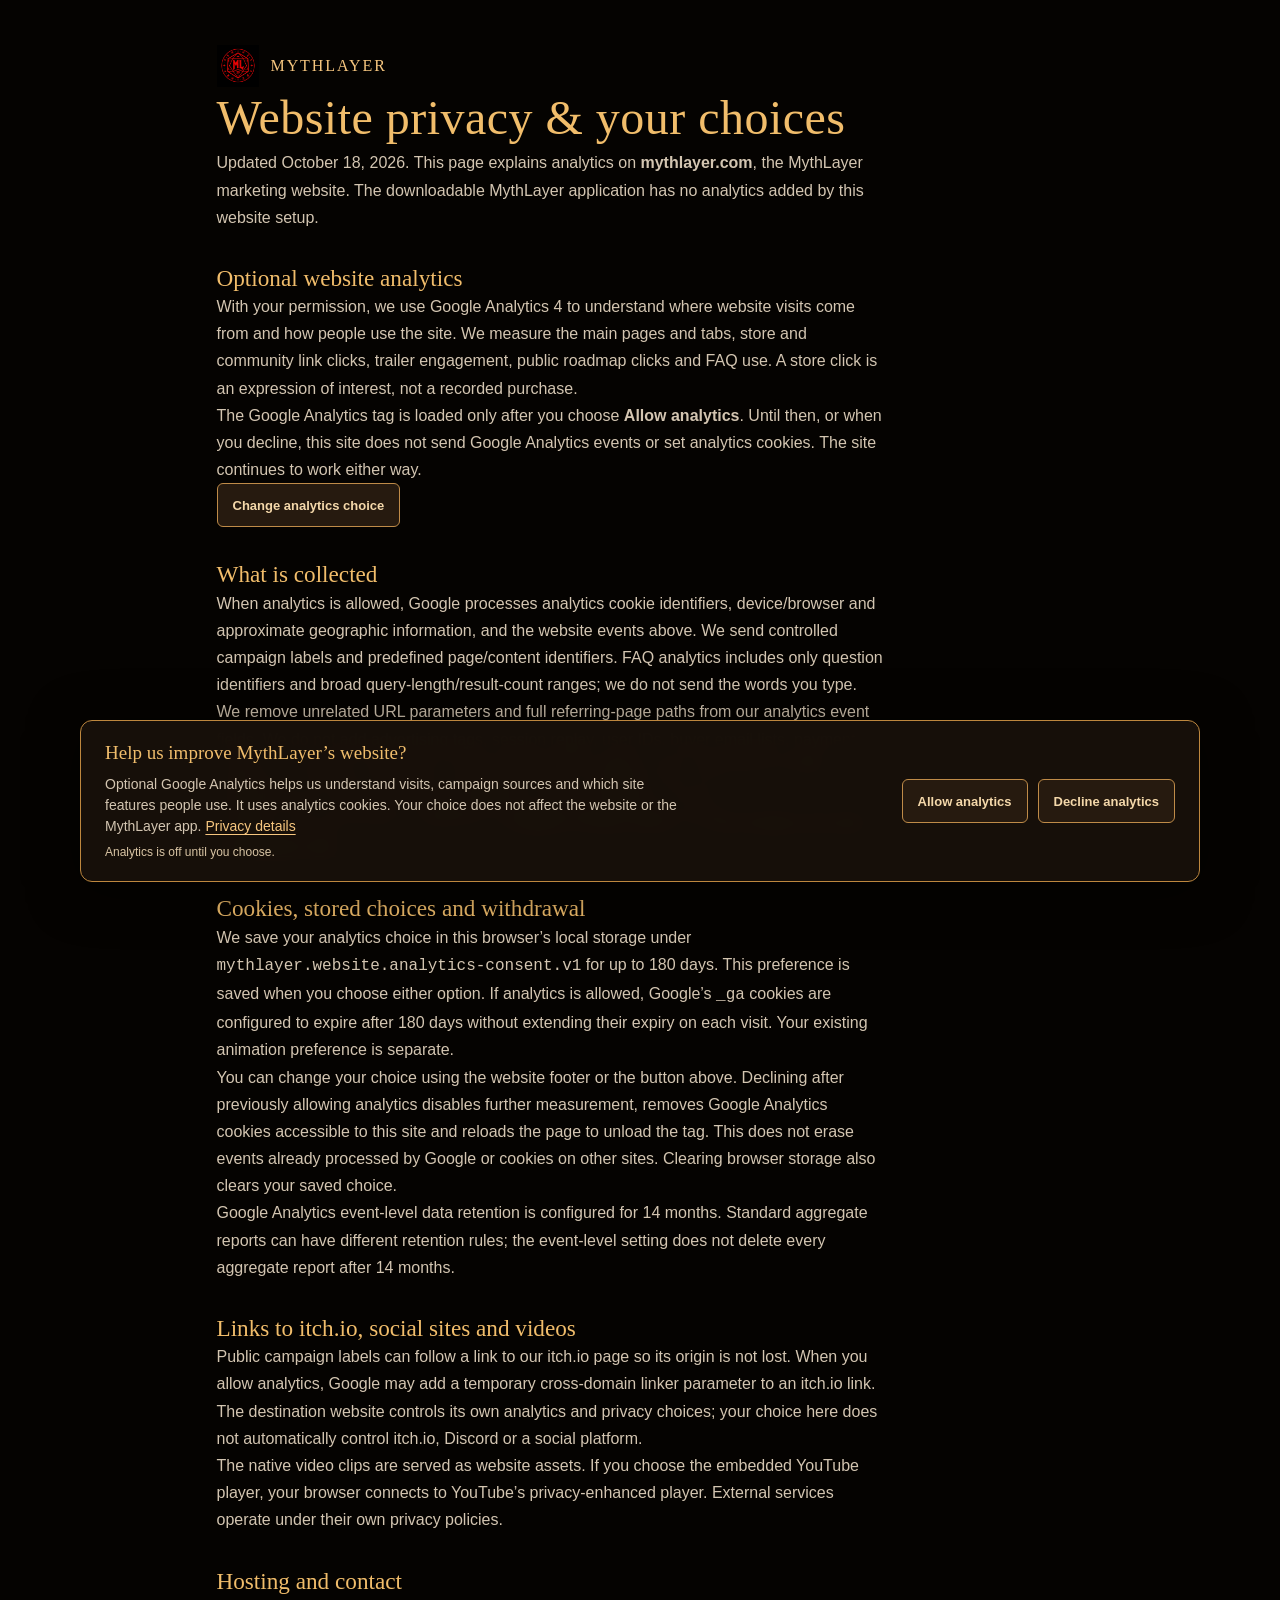
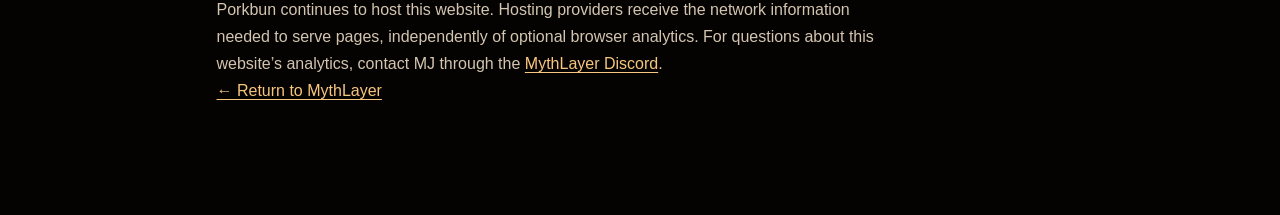
<file: privacy.html>
<!doctype html>
<html lang="en"><head><meta charset="utf-8"><meta name="viewport" content="width=device-width,initial-scale=1"><title>MythLayer — Website privacy</title><meta name="description" content="Your choices for optional analytics on the MythLayer marketing website."><link rel="canonical" href="https://mythlayer.com/privacy.html"><link rel="icon" href="assets/site-20261017-r5/ml-monogram.png"><link rel="stylesheet" href="fonts-r8.css"><link rel="stylesheet" href="site-r7.css?v=7.0"><link rel="stylesheet" href="analytics.css?v=1.0"></head>
<body data-analytics-page="privacy"><main class="ml-privacy"><a class="ml-privacy-brand" href="/"><img src="assets/site-20261017-r5/ml-monogram.png" alt="">MYTHLAYER</a><h1>Website privacy &amp; your choices</h1><p>Updated October 18, 2026. This page explains analytics on <strong>mythlayer.com</strong>, the MythLayer marketing website. The downloadable MythLayer application has no analytics added by this website setup.</p>
<h2>Optional website analytics</h2><p>With your permission, we use Google Analytics 4 to understand where website visits come from and how people use the site. We measure the main pages and tabs, store and community link clicks, trailer engagement, public roadmap clicks and FAQ use. A store click is an expression of interest, not a recorded purchase.</p><p>The Google Analytics tag is loaded only after you choose <strong>Allow analytics</strong>. Until then, or when you decline, this site does not send Google Analytics events or set analytics cookies. The site continues to work either way.</p>
<p><button type="button" data-analytics-settings>Change analytics choice</button></p>
<h2>What is collected</h2><p>When analytics is allowed, Google processes analytics cookie identifiers, device/browser and approximate geographic information, and the website events above. We send controlled campaign labels and predefined page/content identifiers. FAQ analytics includes only question identifiers and broad query-length/result-count ranges; we do not send the words you type.</p><p>We remove unrelated URL parameters and full referring-page paths from our analytics event fields. We do not add advertising tags, session replay, user IDs, buyer email lists, payment exports or customer transaction records through this website code. Advertising storage, advertising user data and ad personalization remain disabled in the tag.</p><p>Google’s own processing is explained in <a href="https://policies.google.com/privacy" target="_blank" rel="noopener">Google’s Privacy Policy</a> and <a href="https://policies.google.com/technologies/partner-sites" target="_blank" rel="noopener">how Google uses data from partner sites</a>.</p>
<h2>Cookies, stored choices and withdrawal</h2><p>We save your analytics choice in this browser’s local storage under <code>mythlayer.website.analytics-consent.v1</code> for up to 180 days. This preference is saved when you choose either option. If analytics is allowed, Google’s <code>_ga</code> cookies are configured to expire after 180 days without extending their expiry on each visit. Your existing animation preference is separate.</p><p>You can change your choice using the website footer or the button above. Declining after previously allowing analytics disables further measurement, removes Google Analytics cookies accessible to this site and reloads the page to unload the tag. This does not erase events already processed by Google or cookies on other sites. Clearing browser storage also clears your saved choice.</p>
<p>Google Analytics event-level data retention is configured for 14 months. Standard aggregate reports can have different retention rules; the event-level setting does not delete every aggregate report after 14 months.</p>
<h2>Links to itch.io, social sites and videos</h2><p>Public campaign labels can follow a link to our itch.io page so its origin is not lost. When you allow analytics, Google may add a temporary cross-domain linker parameter to an itch.io link. The destination website controls its own analytics and privacy choices; your choice here does not automatically control itch.io, Discord or a social platform.</p><p>The native video clips are served as website assets. If you choose the embedded YouTube player, your browser connects to YouTube’s privacy-enhanced player. External services operate under their own privacy policies.</p>
<h2>Hosting and contact</h2><p>Porkbun continues to host this website. Hosting providers receive the network information needed to serve pages, independently of optional browser analytics. For questions about this website’s analytics, contact MJ through the <a href="https://discord.gg/NKJcFsMxc7" target="_blank" rel="noopener">MythLayer Discord</a>.</p><p><a href="/">← Return to MythLayer</a></p></main><script src="campaign-tags-r8.js?v=8.0"></script><script src="analytics-r8.js?v=8.0"></script></body></html>
</file>
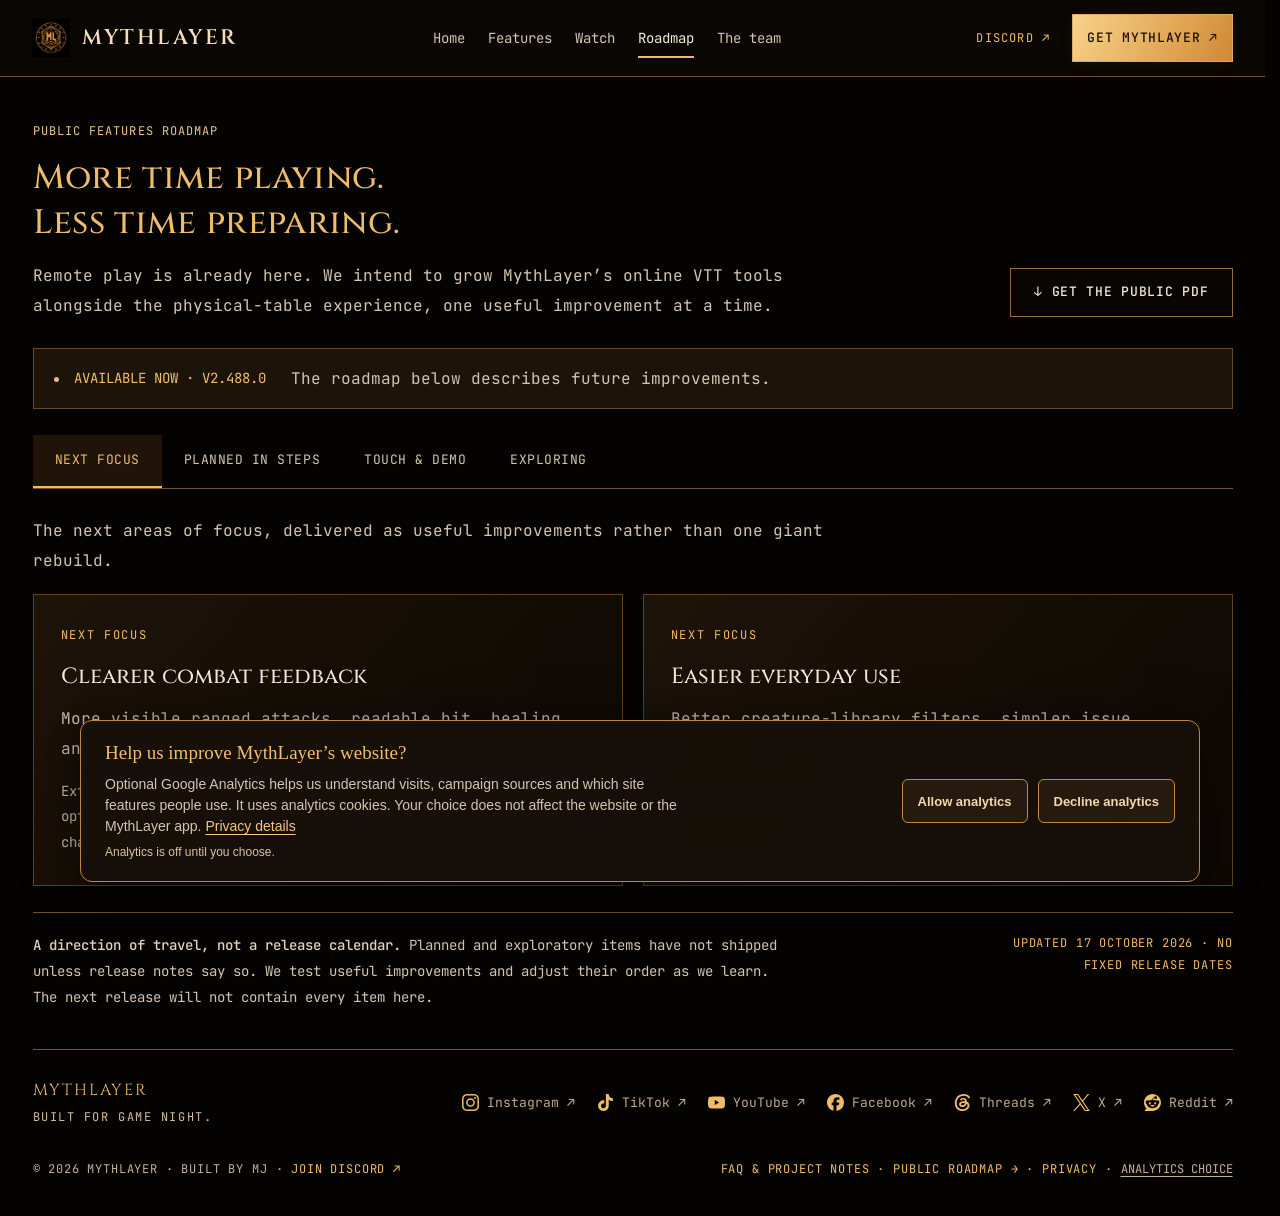
<file: roadmap.html>
<!doctype html>
<html lang="en"><head><meta charset="utf-8"><meta name="viewport" content="width=device-width,initial-scale=1"><title>MythLayer Public Roadmap | Planned VTT &amp; Table Features</title><meta name="description" content="See what is available now and what is planned for MythLayer: clearer combat, easier joining, practical table tools and touch workflows. No fixed release dates."><meta name="robots" content="index,follow,max-image-preview:large"><meta name="theme-color" content="#100a04"><link rel="canonical" href="https://mythlayer.com/roadmap.html"><meta property="og:type" content="website"><meta property="og:site_name" content="MythLayer"><meta property="og:title" content="MythLayer Public Roadmap | Planned VTT &amp; Table Features"><meta property="og:description" content="See what is available now and what is planned for MythLayer: clearer combat, easier joining, practical table tools and touch workflows. No fixed release dates."><meta property="og:url" content="https://mythlayer.com/roadmap.html"><meta property="og:image" content="https://mythlayer.com/assets/site-20261017-r5/banner.png"><meta property="og:image:width" content="2172"><meta property="og:image:height" content="724"><meta property="og:image:alt" content="The original MythLayer logo"><meta name="twitter:card" content="summary_large_image"><meta name="twitter:title" content="MythLayer Public Roadmap | Planned VTT &amp; Table Features"><meta name="twitter:description" content="See what is available now and what is planned for MythLayer: clearer combat, easier joining, practical table tools and touch workflows. No fixed release dates."><meta name="twitter:image" content="https://mythlayer.com/assets/site-20261017-r5/banner.png"><meta name="twitter:image:alt" content="The original MythLayer logo"><link rel="icon" href="/assets/site-20261017-r5/ml-monogram.png"><link rel="stylesheet" href="/fonts-r8.css"><link rel="stylesheet" href="/site-r7.css?v=7.0"><link rel="stylesheet" href="/seo-r8.css?v=8.0"><link rel="stylesheet" href="/analytics.css?v=1.0"><script type="application/ld+json">{"@context":"https://schema.org","@graph":[{"@type":"Organization","@id":"https://mythlayer.com/#organization","name":"MythLayer","url":"https://mythlayer.com/","logo":"https://mythlayer.com/assets/site-20261017-r5/ml-monogram.png","sameAs":["https://www.instagram.com/mythlayer/","https://www.tiktok.com/@mythlayer","https://www.youtube.com/@MythLayerStudios","https://www.facebook.com/mythlayerpage2/","https://www.threads.com/@mythlayer","https://x.com/MythLayer","https://www.reddit.com/user/MythLayer/"]},{"@type":"WebSite","@id":"https://mythlayer.com/#website","name":"MythLayer","url":"https://mythlayer.com/","publisher":{"@id":"https://mythlayer.com/#organization"},"inLanguage":"en"},{"@type":"SoftwareApplication","@id":"https://mythlayer.com/#software","name":"MythLayer","url":"https://mythlayer.com/","applicationCategory":"GameApplication","operatingSystem":"Desktop platforms supporting Chrome or Edge","browserRequirements":"Desktop Chrome or Edge. Internet required for online sessions.","description":"A single-file battlemap overlay and online virtual tabletop for D&D 5e, with Shadowdark in beta. The DM buys once; invited players play free.","image":"https://mythlayer.com/assets/site-20261017-r5/banner.png","downloadUrl":"https://mythlayer.itch.io/mythlayer","publisher":{"@id":"https://mythlayer.com/#organization"}},{"@type":"WebPage","@id":"https://mythlayer.com/roadmap.html#webpage","url":"https://mythlayer.com/roadmap.html","name":"MythLayer Public Roadmap | Planned VTT & Table Features","description":"See what is available now and what is planned for MythLayer: clearer combat, easier joining, practical table tools and touch workflows. No fixed release dates.","isPartOf":{"@id":"https://mythlayer.com/#website"},"about":{"@id":"https://mythlayer.com/#software"},"inLanguage":"en","breadcrumb":{"@id":"https://mythlayer.com/roadmap.html#breadcrumb"}},{"@type":"BreadcrumbList","@id":"https://mythlayer.com/roadmap.html#breadcrumb","itemListElement":[{"@type":"ListItem","position":1,"name":"MythLayer","item":"https://mythlayer.com/"},{"@type":"ListItem","position":2,"name":"Public roadmap","item":"https://mythlayer.com/roadmap.html"}]}]}</script><noscript><style>[data-feature-container][hidden],[data-feature-panel][hidden],[data-watch-panel][hidden],[data-roadmap-panel][hidden]{display:block!important;margin-block:2rem}.tabs,.media-toolbar,.faq-search,#gallery-filters{display:none!important}.header #nav-links{display:flex!important}</style></noscript></head><body data-page="roadmap" data-default-section="next"><a class="skip" href="#content">Skip to content</a>
<header class="header"><div class="nav-inner"><a class="brand" href="/" aria-label="MythLayer home"><img src="assets/site-20261017-r5/ml-monogram.png" width="36" height="36" alt="" decoding="async"><span>MYTHLAYER</span></a><button class="menu-toggle" aria-expanded="false" aria-controls="nav-links" aria-label="Open navigation">MENU ☰</button><nav id="nav-links" aria-label="Main navigation"><a href="/" data-nav="home">Home</a><a href="/features.html" data-nav="features">Features</a><a href="/watch.html" data-nav="watch">Watch</a><a href="/roadmap.html" data-nav="roadmap" aria-current="page">Roadmap</a><a href="/team.html" data-nav="team">The team</a></nav><div class="nav-actions"><a class="discord-nav" href="https://discord.gg/NKJcFsMxc7" target="_blank" rel="noopener">DISCORD ↗</a><a class="button buy small" href="https://mythlayer.itch.io/mythlayer" target="_blank" rel="noopener">GET MYTHLAYER ↗</a></div></div></header>
<main id="content">
<section class="view page-view wrap" id="view-roadmap" data-view="roadmap" aria-labelledby="roadmap-heading"><div class="roadmap-heading"><div class="page-heading"><p class="eyebrow">PUBLIC FEATURES ROADMAP</p><h1 id="roadmap-heading" tabindex="-1">More time playing.<br> Less time preparing.</h1><p>Remote play is already here. We intend to grow MythLayer’s online VTT tools alongside the physical-table experience, one useful improvement at a time.</p></div><a class="button outline pdf-download" href="assets/site-20261017-r5/public-roadmap.pdf" download="MythLayer_Public_Roadmap.pdf">↓ GET THE PUBLIC PDF</a></div><div class="release-strip"><span><i></i> AVAILABLE NOW · V2.488.0</span><p>The roadmap below describes future improvements.</p></div><div class="tabs roadmap-tabs" role="tablist" aria-label="Public roadmap stages"><button role="tab" id="roadmap-next" aria-selected="true" aria-controls="roadmap-panel-next" data-roadmap="next">NEXT FOCUS</button><button role="tab" id="roadmap-planned" aria-selected="false" aria-controls="roadmap-panel-planned" data-roadmap="planned" tabindex="-1">PLANNED IN STEPS</button><button role="tab" id="roadmap-touch" aria-selected="false" aria-controls="roadmap-panel-touch" data-roadmap="touch" tabindex="-1">TOUCH &amp; DEMO</button><button role="tab" id="roadmap-exploring" aria-selected="false" aria-controls="roadmap-panel-exploring" data-roadmap="exploring" tabindex="-1">EXPLORING</button></div><div id="roadmap-panel-next" role="tabpanel" aria-labelledby="roadmap-next" data-roadmap-panel="next"><p class="stage-note">The next areas of focus, delivered as useful improvements rather than one giant rebuild.</p><div class="roadmap-cards"><article class="roadmap-card"><span class="status">NEXT FOCUS</span><h2>Clearer combat feedback</h2><p>More visible ranged attacks, readable hit, healing, and miss feedback, and improved spell movement.</p><small>Extra flair will be adjustable or switchable, with reduced-motion options. Existing area-spell visuals stay in place while proposed changes are reviewed.</small></article><article class="roadmap-card"><span class="status">NEXT FOCUS</span><h2>Easier everyday use</h2><p>Better creature-library filters, simpler issue reporting, clearer player-screen setup, and improved keyboard access.</p><small>A rules-agnostic setup and useful character details will help more table styles.</small></article></div></div><div id="roadmap-panel-planned" role="tabpanel" aria-labelledby="roadmap-planned" data-roadmap-panel="planned" hidden=""><p class="stage-note">Planned as small, practical steps. These improvements build on the tools MythLayer already has.</p><div class="roadmap-cards"><article class="roadmap-card"><span class="status">PLANNED</span><h2>Easier browser joining</h2><p>Player invitation links, clearer joining and reconnecting messages, host approval, and a lighter player experience.</p><small>Remote play already works today. These are improvements to joining and staying connected.</small></article><article class="roadmap-card"><span class="status">PLANNED</span><h2>Share what you create</h2><p>Portable encounters and reusable effects, shared with clear creator credit.</p><small>Safe import previews and recoverable updates come before a larger in-app content directory.</small></article><article class="roadmap-card"><span class="status">PLANNED</span><h2>More useful table tools</h2><p>Quicker map and token preparation, reusable scene setups, clearer lighting controls, and practical character and resource tools.</p><small>Additional named rules presets will show exactly which behavior ML supports.</small></article><article class="roadmap-card"><span class="status">PLANNED</span><h2>Better table communication</h2><p>Text chat, whispers, optional shared ambience, and selected-screen sharing, delivered as separate improvements.</p><small>Built-in voice and video calls are outside the current roadmap.</small></article></div></div><div id="roadmap-panel-touch" role="tabpanel" aria-labelledby="roadmap-touch" data-roadmap-panel="touch" hidden=""><p class="stage-note">Touch work has explicit prerequisites. The encounter demo follows broad touch readiness.</p><div class="roadmap-cards"><article class="roadmap-card wide"><span class="status">PLANNED · DEPENDENCY GATED</span><h2>Touch workflows, then a focused demo</h2><p>Phone and tablet workflows will improve as the Sidecar touch work is defined, completed, and integrated. A fully touch-playable website encounter demo is planned after broad touch support is ready.</p><small>This is not a next-build demo promise. No fixed release date.</small><div class="touch-steps"><span>Sidecar integration</span><b>→</b><span>Broad touch support</span><b>→</b><span>Encounter demo</span></div></article></div></div><div id="roadmap-panel-exploring" role="tabpanel" aria-labelledby="roadmap-exploring" data-roadmap-panel="exploring" hidden=""><p class="stage-note">Explorations, not committed features. Each needs a useful proof before wider support is promised. Full 3D is only a distant possibility.</p><div class="roadmap-cards"><article class="roadmap-card"><span class="status">EXPLORING</span><h2>External character sheets</h2><p>Explore connections to external character-sheet tools.</p></article><article class="roadmap-card"><span class="status">EXPLORING</span><h2>Physical miniature tracking</h2><p>Investigate how real minis could connect more closely with the digital table.</p></article><article class="roadmap-card"><span class="status">EXPLORING</span><h2>Advanced custom effects</h2><p>Explore richer ways to create and customize effects.</p></article><article class="roadmap-card"><span class="status">EXPLORING</span><h2>Richer sight and floors</h2><p>Investigate more advanced sight and floor systems.</p></article><article class="roadmap-card wide"><span class="status">EXPLORING</span><h2>A small physics-table experiment</h2><p>Try a bounded experiment and judge its usefulness before promising more.</p></article></div></div><div class="roadmap-footnote"><p><strong>A direction of travel, not a release calendar.</strong> Planned and exploratory items have not shipped unless release notes say so. We test useful improvements and adjust their order as we learn. The next release will not contain every item here.</p><span>UPDATED 17 OCTOBER 2026 · NO FIXED RELEASE DATES</span></div></section>
</main><footer class="footer wrap"><div class="footer-top"><span>MYTHLAYER <small>BUILT FOR GAME NIGHT.</small></span><div class="social-links" aria-label="MythLayer social media"><a href="https://www.instagram.com/mythlayer/" target="_blank" rel="noopener"><svg width="19" height="19" fill="currentColor" aria-hidden="true" role="img" viewbox="0 0 24 24" xmlns="http://www.w3.org/2000/svg"><path d="M7.0301.084c-1.2768.0602-2.1487.264-2.911.5634-.7888.3075-1.4575.72-2.1228 1.3877-.6652.6677-1.075 1.3368-1.3802 2.127-.2954.7638-.4956 1.6365-.552 2.914-.0564 1.2775-.0689 1.6882-.0626 4.947.0062 3.2586.0206 3.6671.0825 4.9473.061 1.2765.264 2.1482.5635 2.9107.308.7889.72 1.4573 1.388 2.1228.6679.6655 1.3365 1.0743 2.1285 1.38.7632.295 1.6361.4961 2.9134.552 1.2773.056 1.6884.069 4.9462.0627 3.2578-.0062 3.668-.0207 4.9478-.0814 1.28-.0607 2.147-.2652 2.9098-.5633.7889-.3086 1.4578-.72 2.1228-1.3881.665-.6682 1.0745-1.3378 1.3795-2.1284.2957-.7632.4966-1.636.552-2.9124.056-1.2809.0692-1.6898.063-4.948-.0063-3.2583-.021-3.6668-.0817-4.9465-.0607-1.2797-.264-2.1487-.5633-2.9117-.3084-.7889-.72-1.4568-1.3876-2.1228C21.2982 1.33 20.628.9208 19.8378.6165 19.074.321 18.2017.1197 16.9244.0645 15.6471.0093 15.236-.005 11.977.0014 8.718.0076 8.31.0215 7.0301.0839m.1402 21.6932c-1.17-.0509-1.8053-.2453-2.2287-.408-.5606-.216-.96-.4771-1.3819-.895-.422-.4178-.6811-.8186-.9-1.378-.1644-.4234-.3624-1.058-.4171-2.228-.0595-1.2645-.072-1.6442-.079-4.848-.007-3.2037.0053-3.583.0607-4.848.05-1.169.2456-1.805.408-2.2282.216-.5613.4762-.96.895-1.3816.4188-.4217.8184-.6814 1.3783-.9003.423-.1651 1.0575-.3614 2.227-.4171 1.2655-.06 1.6447-.072 4.848-.079 3.2033-.007 3.5835.005 4.8495.0608 1.169.0508 1.8053.2445 2.228.408.5608.216.96.4754 1.3816.895.4217.4194.6816.8176.9005 1.3787.1653.4217.3617 1.056.4169 2.2263.0602 1.2655.0739 1.645.0796 4.848.0058 3.203-.0055 3.5834-.061 4.848-.051 1.17-.245 1.8055-.408 2.2294-.216.5604-.4763.96-.8954 1.3814-.419.4215-.8181.6811-1.3783.9-.4224.1649-1.0577.3617-2.2262.4174-1.2656.0595-1.6448.072-4.8493.079-3.2045.007-3.5825-.006-4.848-.0608M16.953 5.5864A1.44 1.44 0 1 0 18.39 4.144a1.44 1.44 0 0 0-1.437 1.4424M5.8385 12.012c.0067 3.4032 2.7706 6.1557 6.173 6.1493 3.4026-.0065 6.157-2.7701 6.1506-6.1733-.0065-3.4032-2.771-6.1565-6.174-6.1498-3.403.0067-6.156 2.771-6.1496 6.1738M8 12.0077a4 4 0 1 1 4.008 3.9921A3.9996 3.9996 0 0 1 8 12.0077"></path></svg>Instagram ↗</a><a href="https://www.tiktok.com/@mythlayer" target="_blank" rel="noopener"><svg width="19" height="19" fill="currentColor" aria-hidden="true" role="img" viewbox="0 0 24 24" xmlns="http://www.w3.org/2000/svg"><path d="M12.525.02c1.31-.02 2.61-.01 3.91-.02.08 1.53.63 3.09 1.75 4.17 1.12 1.11 2.7 1.62 4.24 1.79v4.03c-1.44-.05-2.89-.35-4.2-.97-.57-.26-1.1-.59-1.62-.93-.01 2.92.01 5.84-.02 8.75-.08 1.4-.54 2.79-1.35 3.94-1.31 1.92-3.58 3.17-5.91 3.21-1.43.08-2.86-.31-4.08-1.03-2.02-1.19-3.44-3.37-3.65-5.71-.02-.5-.03-1-.01-1.49.18-1.9 1.12-3.72 2.58-4.96 1.66-1.44 3.98-2.13 6.15-1.72.02 1.48-.04 2.96-.04 4.44-.99-.32-2.15-.23-3.02.37-.63.41-1.11 1.04-1.36 1.75-.21.51-.15 1.07-.14 1.61.24 1.64 1.82 3.02 3.5 2.87 1.12-.01 2.19-.66 2.77-1.61.19-.33.4-.67.41-1.06.1-1.79.06-3.57.07-5.36.01-4.03-.01-8.05.02-12.07z"></path></svg>TikTok ↗</a><a href="https://www.youtube.com/@MythLayerStudios" target="_blank" rel="noopener"><svg width="19" height="19" fill="currentColor" aria-hidden="true" role="img" viewbox="0 0 24 24" xmlns="http://www.w3.org/2000/svg"><path d="M23.498 6.186a3.016 3.016 0 0 0-2.122-2.136C19.505 3.545 12 3.545 12 3.545s-7.505 0-9.377.505A3.017 3.017 0 0 0 .502 6.186C0 8.07 0 12 0 12s0 3.93.502 5.814a3.016 3.016 0 0 0 2.122 2.136c1.871.505 9.376.505 9.376.505s7.505 0 9.377-.505a3.015 3.015 0 0 0 2.122-2.136C24 15.93 24 12 24 12s0-3.93-.502-5.814zM9.545 15.568V8.432L15.818 12l-6.273 3.568z"></path></svg>YouTube ↗</a><a href="https://www.facebook.com/mythlayerpage2/" target="_blank" rel="noopener"><svg width="19" height="19" fill="currentColor" aria-hidden="true" role="img" viewbox="0 0 24 24" xmlns="http://www.w3.org/2000/svg"><path d="M9.101 23.691v-7.98H6.627v-3.667h2.474v-1.58c0-4.085 1.848-5.978 5.858-5.978.401 0 .955.042 1.468.103a8.68 8.68 0 0 1 1.141.195v3.325a8.623 8.623 0 0 0-.653-.036 26.805 26.805 0 0 0-.733-.009c-.707 0-1.259.096-1.675.309a1.686 1.686 0 0 0-.679.622c-.258.42-.374.995-.374 1.752v1.297h3.919l-.386 2.103-.287 1.564h-3.246v8.245C19.396 23.238 24 18.179 24 12.044c0-6.627-5.373-12-12-12s-12 5.373-12 12c0 5.628 3.874 10.35 9.101 11.647Z"></path></svg>Facebook ↗</a><a href="https://www.threads.com/@mythlayer" target="_blank" rel="noopener"><svg width="19" height="19" fill="currentColor" aria-hidden="true" role="img" viewbox="0 0 24 24" xmlns="http://www.w3.org/2000/svg"><path d="M18.263 11.097c-.03-3.486-1.92-5.586-5.111-5.586-2.13 0-3.922.963-4.863 2.499l2.062 1.438c.535-.843 1.272-1.543 2.628-1.543 1.528 0 2.318.85 2.544 2.431a15 15 0 0 0-2.236-.173c-4.125 0-6.068 1.867-6.068 4.336s1.943 3.99 4.804 3.99c3.139 0 5.013-2.115 5.781-4.735.798.361 1.348 1.204 1.348 2.47 0 3.387-3.907 5.232-7.22 5.232-4.885 0-8.077-3.207-8.077-8.424 0-6.392 4.223-10.487 9.9-10.487 3.808 0 5.69 1.671 6.97 3.914l2.108-1.475C21.44 2.078 18.331 0 13.663 0 6.227 0 1.168 5.277 1.168 12.934c0 7 4.953 11.066 10.856 11.066 4.878 0 9.809-2.846 9.809-7.716 0-2.545-1.46-4.231-3.569-5.187m-6.33 4.855c-1.077 0-2.026-.512-2.026-1.453 0-1.483 1.822-1.934 3.606-1.934.678 0 1.34.045 1.927.173-.422 1.927-1.671 3.215-3.508 3.214Z"></path></svg>Threads ↗</a><a href="https://x.com/MythLayer" target="_blank" rel="noopener"><svg width="19" height="19" fill="currentColor" aria-hidden="true" role="img" viewbox="0 0 24 24" xmlns="http://www.w3.org/2000/svg"><path d="M14.234 10.162 22.977 0h-2.072l-7.591 8.824L7.251 0H.258l9.168 13.343L.258 24H2.33l8.016-9.318L16.749 24h6.993zm-2.837 3.299-.929-1.329L3.076 1.56h3.182l5.965 8.532.929 1.329 7.754 11.09h-3.182z"></path></svg>X ↗</a><a href="https://www.reddit.com/user/MythLayer/" target="_blank" rel="noopener"><svg width="19" height="19" fill="currentColor" aria-hidden="true" role="img" viewbox="0 0 24 24" xmlns="http://www.w3.org/2000/svg"><path d="M12 0C5.373 0 0 5.373 0 12c0 3.314 1.343 6.314 3.515 8.485l-2.286 2.286C.775 23.225 1.097 24 1.738 24H12c6.627 0 12-5.373 12-12S18.627 0 12 0Zm4.388 3.199c1.104 0 1.999.895 1.999 1.999 0 1.105-.895 2-1.999 2-.946 0-1.739-.657-1.947-1.539v.002c-1.147.162-2.032 1.15-2.032 2.341v.007c1.776.067 3.4.567 4.686 1.363.473-.363 1.064-.58 1.707-.58 1.547 0 2.802 1.254 2.802 2.802 0 1.117-.655 2.081-1.601 2.531-.088 3.256-3.637 5.876-7.997 5.876-4.361 0-7.905-2.617-7.998-5.87-.954-.447-1.614-1.415-1.614-2.538 0-1.548 1.255-2.802 2.803-2.802.645 0 1.239.218 1.712.585 1.275-.79 2.881-1.291 4.64-1.365v-.01c0-1.663 1.263-3.034 2.88-3.207.188-.911.993-1.595 1.959-1.595Zm-8.085 8.376c-.784 0-1.459.78-1.506 1.797-.047 1.016.64 1.429 1.426 1.429.786 0 1.371-.369 1.418-1.385.047-1.017-.553-1.841-1.338-1.841Zm7.406 0c-.786 0-1.385.824-1.338 1.841.047 1.017.634 1.385 1.418 1.385.785 0 1.473-.413 1.426-1.429-.046-1.017-.721-1.797-1.506-1.797Zm-3.703 4.013c-.974 0-1.907.048-2.77.135-.147.015-.241.168-.183.305.483 1.154 1.622 1.964 2.953 1.964 1.33 0 2.47-.81 2.953-1.964.057-.137-.037-.29-.184-.305-.863-.087-1.795-.135-2.769-.135Z"></path></svg>Reddit ↗</a></div></div><div class="footer-bottom"><span>© 2026 MYTHLAYER · BUILT BY MJ · <a href="https://discord.gg/NKJcFsMxc7" target="_blank" rel="noopener">JOIN DISCORD ↗</a></span><span><a href="/faq.html">FAQ &amp; PROJECT NOTES</a> · <a href="/roadmap.html">PUBLIC ROADMAP →</a> · <a href="privacy.html">PRIVACY</a> · <button type="button" class="analytics-settings" data-analytics-settings>ANALYTICS CHOICE</button></span></div></footer><dialog id="image-dialog" aria-labelledby="image-caption"><button class="dialog-close" aria-label="Close image">CLOSE ✕</button><button id="dialog-motion-toggle" class="motion-toggle" data-motion-toggle>PAUSE ANIMATION Ⅱ</button><img id="dialog-image" alt=""><video id="dialog-video" controls loop muted playsinline preload="metadata" hidden></video><p id="image-caption"></p><div id="gallery-navigation" hidden><button id="gallery-prev" type="button">← Previous</button><span id="gallery-position" role="status"></span><button id="gallery-next" type="button">Next →</button></div></dialog><script src="/campaign-tags-r8.js?v=8.0" defer></script><script src="/analytics-r8.js?v=8.0" defer></script><script src="/site-r8.js?v=8.0" defer></script></body></html>
</file>
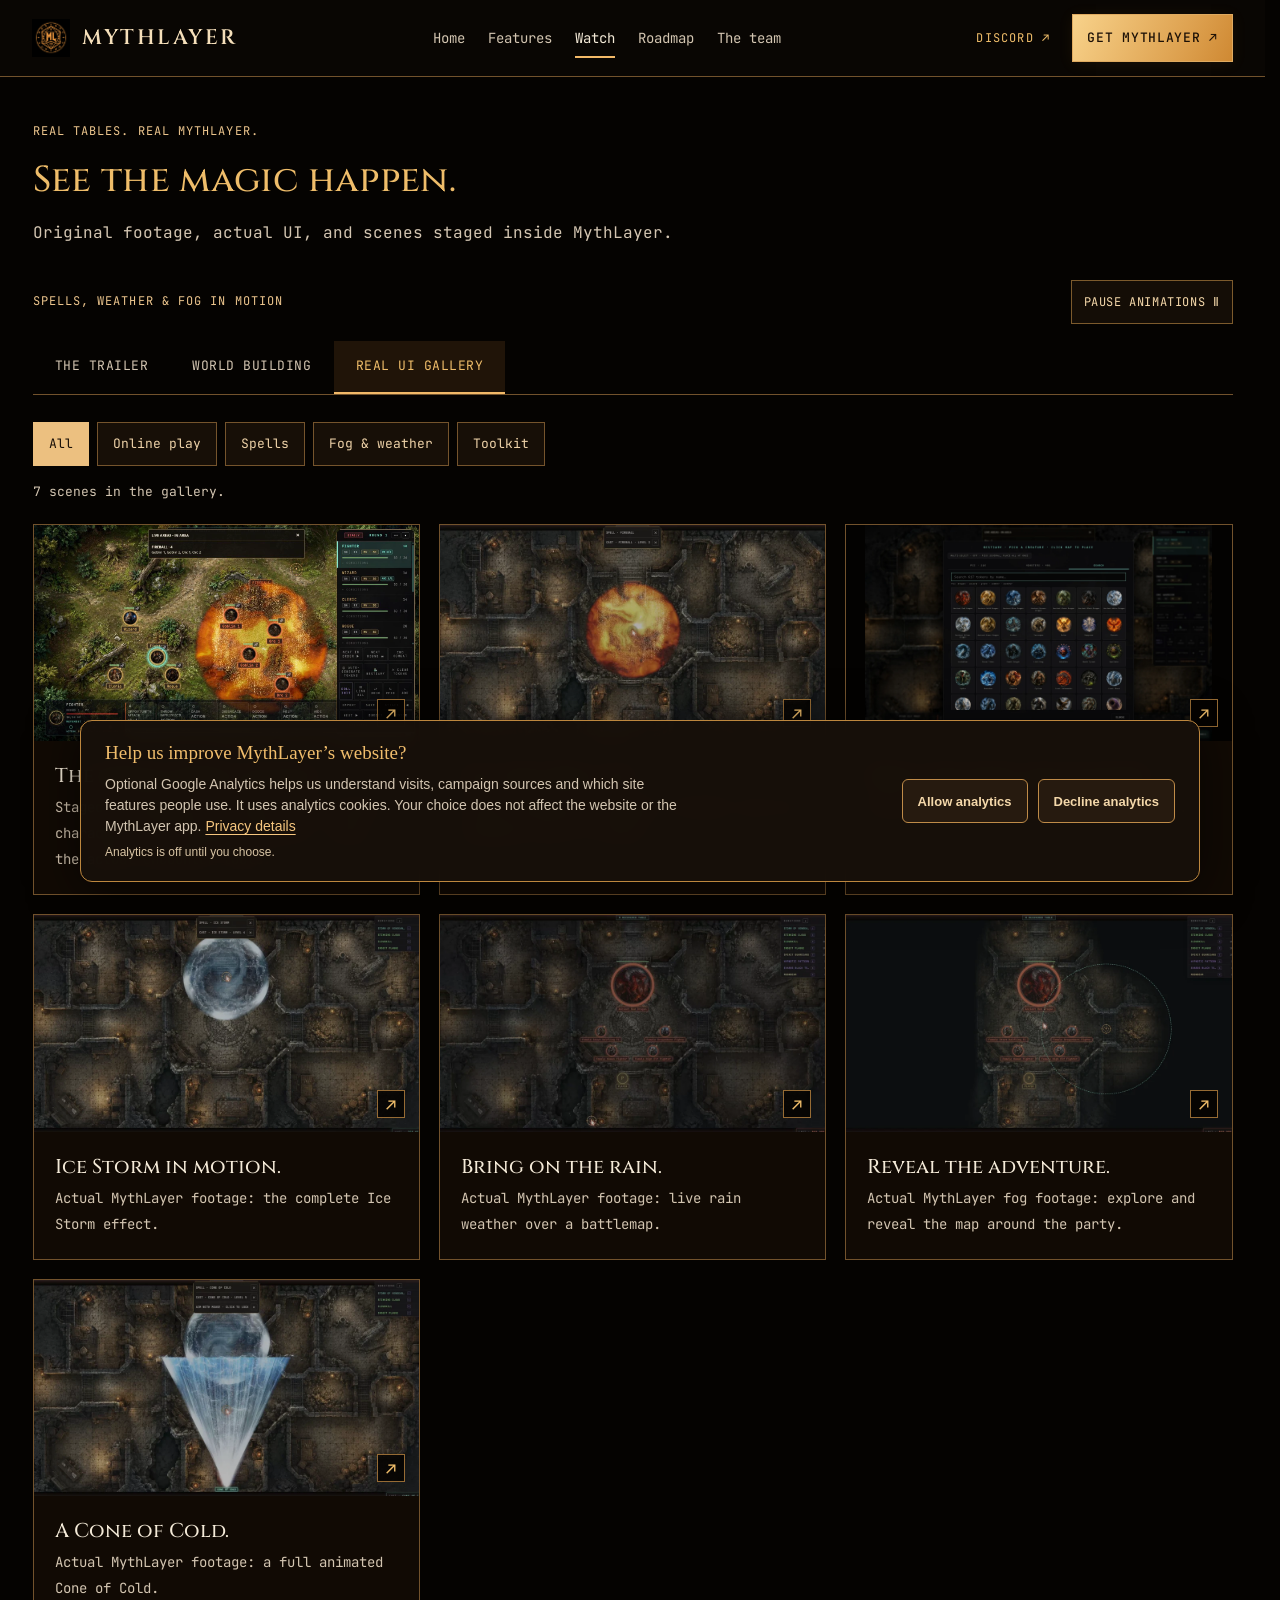
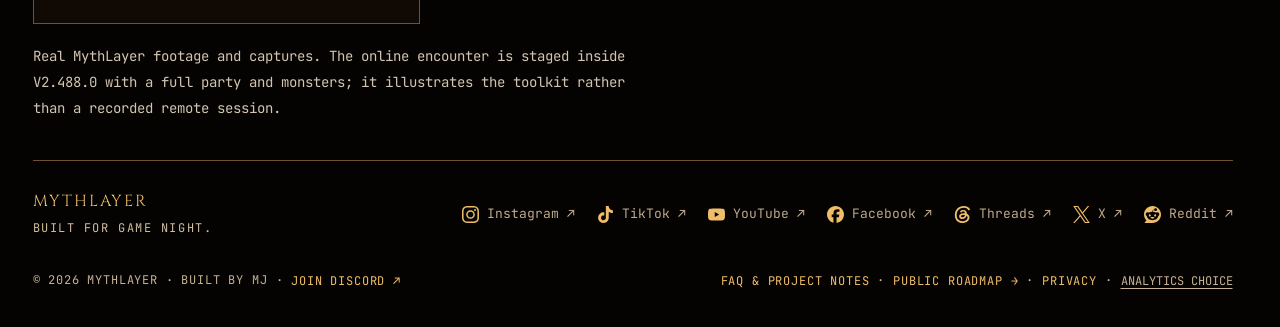
<file: screenshots.html>
<!doctype html>
<html lang="en"><head><meta charset="utf-8"><meta name="viewport" content="width=device-width,initial-scale=1"><title>MythLayer — Real UI gallery</title><meta name="robots" content="noindex,follow"><link rel="canonical" href="https://mythlayer.com/watch.html">
<script>
/* Same-origin legacy link: preserve the complete query, including campaign tags and Google's _gl. */
const destination = new URL('/watch.html', location.origin);
destination.search = location.search;
destination.hash = 'gallery';
location.replace(destination.href);
</script></head><body><p>This page has moved. <a href="/watch.html#gallery">Open MythLayer: Real UI gallery</a>.</p><noscript><p>Use the link above to open the page.</p></noscript></body></html>
</file>
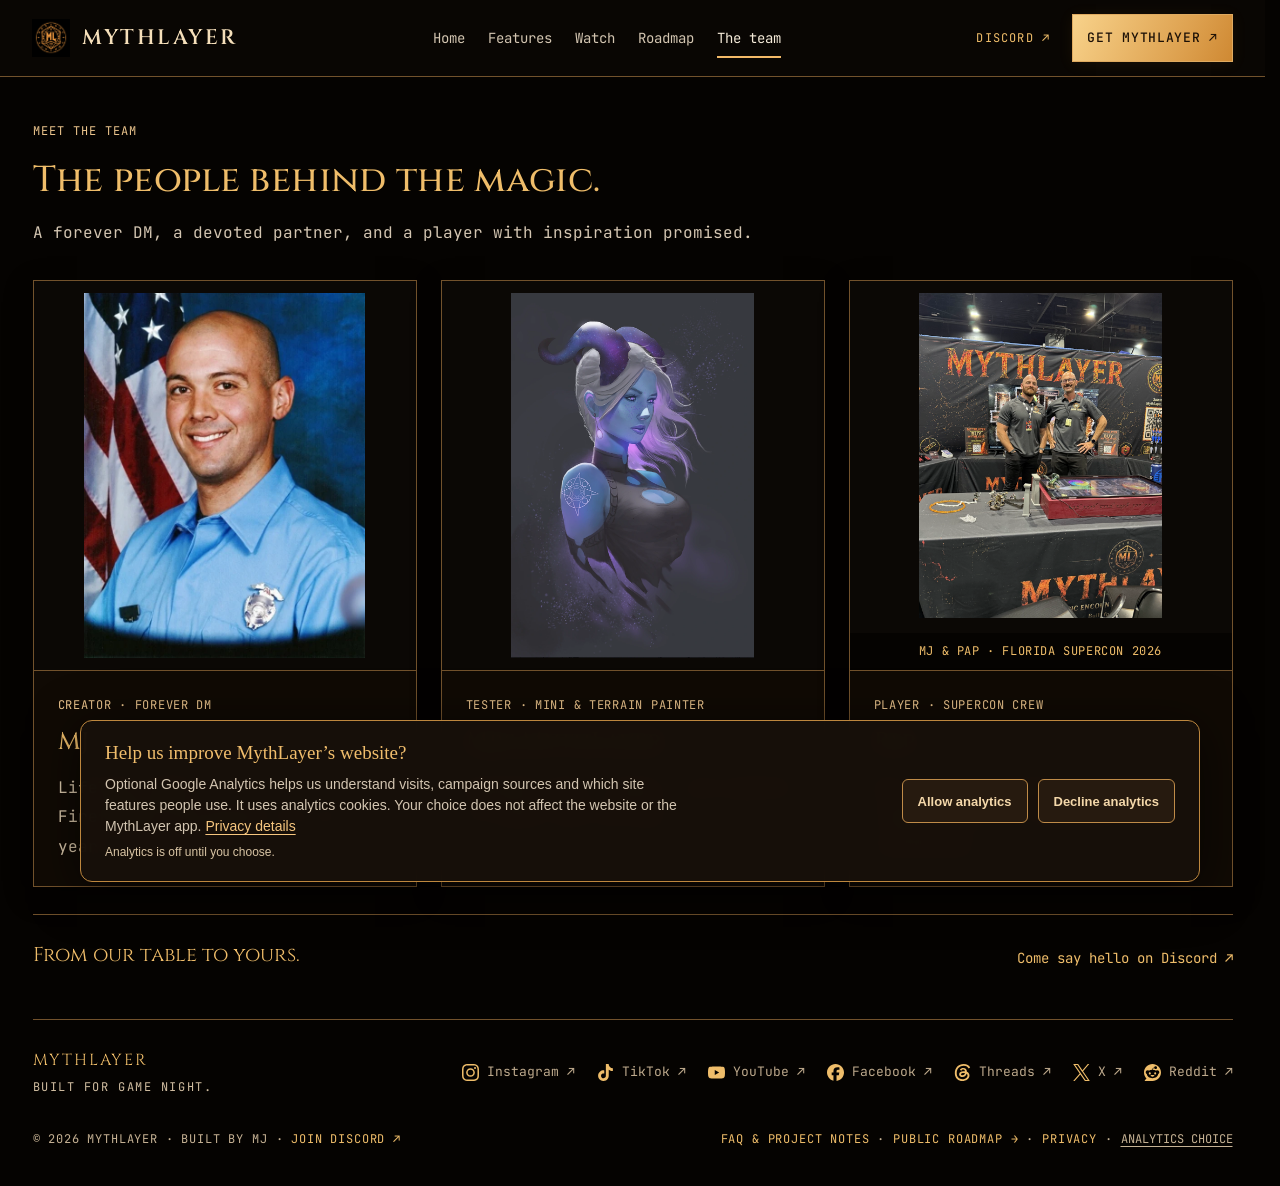
<file: team.html>
<!doctype html>
<html lang="en"><head><meta charset="utf-8"><meta name="viewport" content="width=device-width,initial-scale=1"><title>Meet the MythLayer Team | MJ, Mrs.MythLayer &amp; Pap</title><meta name="description" content="Meet the independent team behind MythLayer: MJ, a lifelong gamer and forever DM; Mrs.MythLayer, tester and painter; and Pap, part of the Supercon crew."><meta name="robots" content="index,follow,max-image-preview:large"><meta name="theme-color" content="#100a04"><link rel="canonical" href="https://mythlayer.com/team.html"><meta property="og:type" content="website"><meta property="og:site_name" content="MythLayer"><meta property="og:title" content="Meet the MythLayer Team | MJ, Mrs.MythLayer &amp; Pap"><meta property="og:description" content="Meet the independent team behind MythLayer: MJ, a lifelong gamer and forever DM; Mrs.MythLayer, tester and painter; and Pap, part of the Supercon crew."><meta property="og:url" content="https://mythlayer.com/team.html"><meta property="og:image" content="https://mythlayer.com/assets/site-20261017-r5/banner.png"><meta property="og:image:width" content="2172"><meta property="og:image:height" content="724"><meta property="og:image:alt" content="The original MythLayer logo"><meta name="twitter:card" content="summary_large_image"><meta name="twitter:title" content="Meet the MythLayer Team | MJ, Mrs.MythLayer &amp; Pap"><meta name="twitter:description" content="Meet the independent team behind MythLayer: MJ, a lifelong gamer and forever DM; Mrs.MythLayer, tester and painter; and Pap, part of the Supercon crew."><meta name="twitter:image" content="https://mythlayer.com/assets/site-20261017-r5/banner.png"><meta name="twitter:image:alt" content="The original MythLayer logo"><link rel="icon" href="/assets/site-20261017-r5/ml-monogram.png"><link rel="stylesheet" href="/fonts-r8.css"><link rel="stylesheet" href="/site-r7.css?v=7.0"><link rel="stylesheet" href="/seo-r8.css?v=8.0"><link rel="stylesheet" href="/analytics.css?v=1.0"><script type="application/ld+json">{"@context":"https://schema.org","@graph":[{"@type":"Organization","@id":"https://mythlayer.com/#organization","name":"MythLayer","url":"https://mythlayer.com/","logo":"https://mythlayer.com/assets/site-20261017-r5/ml-monogram.png","sameAs":["https://www.instagram.com/mythlayer/","https://www.tiktok.com/@mythlayer","https://www.youtube.com/@MythLayerStudios","https://www.facebook.com/mythlayerpage2/","https://www.threads.com/@mythlayer","https://x.com/MythLayer","https://www.reddit.com/user/MythLayer/"]},{"@type":"WebSite","@id":"https://mythlayer.com/#website","name":"MythLayer","url":"https://mythlayer.com/","publisher":{"@id":"https://mythlayer.com/#organization"},"inLanguage":"en"},{"@type":"SoftwareApplication","@id":"https://mythlayer.com/#software","name":"MythLayer","url":"https://mythlayer.com/","applicationCategory":"GameApplication","operatingSystem":"Desktop platforms supporting Chrome or Edge","browserRequirements":"Desktop Chrome or Edge. Internet required for online sessions.","description":"A single-file battlemap overlay and online virtual tabletop for D&D 5e, with Shadowdark in beta. The DM buys once; invited players play free.","image":"https://mythlayer.com/assets/site-20261017-r5/banner.png","downloadUrl":"https://mythlayer.itch.io/mythlayer","publisher":{"@id":"https://mythlayer.com/#organization"}},{"@type":"WebPage","@id":"https://mythlayer.com/team.html#webpage","url":"https://mythlayer.com/team.html","name":"Meet the MythLayer Team | MJ, Mrs.MythLayer & Pap","description":"Meet the independent team behind MythLayer: MJ, a lifelong gamer and forever DM; Mrs.MythLayer, tester and painter; and Pap, part of the Supercon crew.","isPartOf":{"@id":"https://mythlayer.com/#website"},"about":{"@id":"https://mythlayer.com/#software"},"inLanguage":"en","breadcrumb":{"@id":"https://mythlayer.com/team.html#breadcrumb"}},{"@type":"BreadcrumbList","@id":"https://mythlayer.com/team.html#breadcrumb","itemListElement":[{"@type":"ListItem","position":1,"name":"MythLayer","item":"https://mythlayer.com/"},{"@type":"ListItem","position":2,"name":"Meet the team","item":"https://mythlayer.com/team.html"}]}]}</script><noscript><style>[data-feature-container][hidden],[data-feature-panel][hidden],[data-watch-panel][hidden],[data-roadmap-panel][hidden]{display:block!important;margin-block:2rem}.tabs,.media-toolbar,.faq-search,#gallery-filters{display:none!important}.header #nav-links{display:flex!important}</style></noscript></head><body data-page="team" data-default-section=""><a class="skip" href="#content">Skip to content</a>
<header class="header"><div class="nav-inner"><a class="brand" href="/" aria-label="MythLayer home"><img src="assets/site-20261017-r5/ml-monogram.png" width="36" height="36" alt="" decoding="async" loading="lazy"><span>MYTHLAYER</span></a><button class="menu-toggle" aria-expanded="false" aria-controls="nav-links" aria-label="Open navigation">MENU ☰</button><nav id="nav-links" aria-label="Main navigation"><a href="/" data-nav="home">Home</a><a href="/features.html" data-nav="features">Features</a><a href="/watch.html" data-nav="watch">Watch</a><a href="/roadmap.html" data-nav="roadmap">Roadmap</a><a href="/team.html" data-nav="team" aria-current="page">The team</a></nav><div class="nav-actions"><a class="discord-nav" href="https://discord.gg/NKJcFsMxc7" target="_blank" rel="noopener">DISCORD ↗</a><a class="button buy small" href="https://mythlayer.itch.io/mythlayer" target="_blank" rel="noopener">GET MYTHLAYER ↗</a></div></div></header>
<main id="content">
<section class="view page-view wrap" id="view-team" data-view="team" aria-labelledby="team-heading"><div class="page-heading"><p class="eyebrow">MEET THE TEAM</p><h1 id="team-heading" tabindex="-1">The people behind the magic.</h1><p>A forever DM, a devoted partner, and a player with inspiration promised.</p></div><div class="team-grid"><article class="team-card"><img src="assets/site-20261017-r7/team-mj.webp" width="620" height="806" alt="MJ in his Firefighter/Paramedic uniform." decoding="async" loading="lazy"><div><span class="label">CREATOR · FOREVER DM</span><h2>MJ</h2><p>Lifelong gamer. Firefighter/Paramedic for 22 years. Forever DM.</p></div></article><article class="team-card"><img src="assets/site-20261017-r5/team-mrs-mythlayer.webp" width="950" height="1431" alt="Mrs.MythLayer's illustrated fantasy avatar." decoding="async" loading="lazy"><div><span class="label">TESTER · MINI &amp; TERRAIN PAINTER</span><h2>Mrs.MythLayer</h2><p>Devoted wife, tester, and painter of minis and terrain.</p></div></article><article class="team-card"><button class="image-button pap-photo" data-image="assets/site-20261017-r5/team-supercon.webp" data-caption="MJ and Pap at the MythLayer booth, Florida Supercon 2026." aria-label="View the full MJ and Pap convention photo"><img src="assets/site-20261017-r5/team-supercon.webp" width="1800" height="2400" alt="MJ and Pap at the MythLayer booth at Florida Supercon 2026." decoding="async" loading="lazy"><span class="photo-credit">MJ &amp; PAP · FLORIDA SUPERCON 2026</span></button><div><span class="label">PLAYER · SUPERCON CREW</span><h2>Pap</h2><p>One of MJ's players, promised inspiration for helping at the convention.</p></div></article></div><div class="team-hello"><span>From our table to yours.</span><a class="text-link" href="https://discord.gg/NKJcFsMxc7" target="_blank" rel="noopener">Come say hello on Discord ↗</a></div></section>
</main><footer class="footer wrap"><div class="footer-top"><span>MYTHLAYER <small>BUILT FOR GAME NIGHT.</small></span><div class="social-links" aria-label="MythLayer social media"><a href="https://www.instagram.com/mythlayer/" target="_blank" rel="noopener"><svg width="19" height="19" fill="currentColor" aria-hidden="true" role="img" viewbox="0 0 24 24" xmlns="http://www.w3.org/2000/svg"><path d="M7.0301.084c-1.2768.0602-2.1487.264-2.911.5634-.7888.3075-1.4575.72-2.1228 1.3877-.6652.6677-1.075 1.3368-1.3802 2.127-.2954.7638-.4956 1.6365-.552 2.914-.0564 1.2775-.0689 1.6882-.0626 4.947.0062 3.2586.0206 3.6671.0825 4.9473.061 1.2765.264 2.1482.5635 2.9107.308.7889.72 1.4573 1.388 2.1228.6679.6655 1.3365 1.0743 2.1285 1.38.7632.295 1.6361.4961 2.9134.552 1.2773.056 1.6884.069 4.9462.0627 3.2578-.0062 3.668-.0207 4.9478-.0814 1.28-.0607 2.147-.2652 2.9098-.5633.7889-.3086 1.4578-.72 2.1228-1.3881.665-.6682 1.0745-1.3378 1.3795-2.1284.2957-.7632.4966-1.636.552-2.9124.056-1.2809.0692-1.6898.063-4.948-.0063-3.2583-.021-3.6668-.0817-4.9465-.0607-1.2797-.264-2.1487-.5633-2.9117-.3084-.7889-.72-1.4568-1.3876-2.1228C21.2982 1.33 20.628.9208 19.8378.6165 19.074.321 18.2017.1197 16.9244.0645 15.6471.0093 15.236-.005 11.977.0014 8.718.0076 8.31.0215 7.0301.0839m.1402 21.6932c-1.17-.0509-1.8053-.2453-2.2287-.408-.5606-.216-.96-.4771-1.3819-.895-.422-.4178-.6811-.8186-.9-1.378-.1644-.4234-.3624-1.058-.4171-2.228-.0595-1.2645-.072-1.6442-.079-4.848-.007-3.2037.0053-3.583.0607-4.848.05-1.169.2456-1.805.408-2.2282.216-.5613.4762-.96.895-1.3816.4188-.4217.8184-.6814 1.3783-.9003.423-.1651 1.0575-.3614 2.227-.4171 1.2655-.06 1.6447-.072 4.848-.079 3.2033-.007 3.5835.005 4.8495.0608 1.169.0508 1.8053.2445 2.228.408.5608.216.96.4754 1.3816.895.4217.4194.6816.8176.9005 1.3787.1653.4217.3617 1.056.4169 2.2263.0602 1.2655.0739 1.645.0796 4.848.0058 3.203-.0055 3.5834-.061 4.848-.051 1.17-.245 1.8055-.408 2.2294-.216.5604-.4763.96-.8954 1.3814-.419.4215-.8181.6811-1.3783.9-.4224.1649-1.0577.3617-2.2262.4174-1.2656.0595-1.6448.072-4.8493.079-3.2045.007-3.5825-.006-4.848-.0608M16.953 5.5864A1.44 1.44 0 1 0 18.39 4.144a1.44 1.44 0 0 0-1.437 1.4424M5.8385 12.012c.0067 3.4032 2.7706 6.1557 6.173 6.1493 3.4026-.0065 6.157-2.7701 6.1506-6.1733-.0065-3.4032-2.771-6.1565-6.174-6.1498-3.403.0067-6.156 2.771-6.1496 6.1738M8 12.0077a4 4 0 1 1 4.008 3.9921A3.9996 3.9996 0 0 1 8 12.0077"></path></svg>Instagram ↗</a><a href="https://www.tiktok.com/@mythlayer" target="_blank" rel="noopener"><svg width="19" height="19" fill="currentColor" aria-hidden="true" role="img" viewbox="0 0 24 24" xmlns="http://www.w3.org/2000/svg"><path d="M12.525.02c1.31-.02 2.61-.01 3.91-.02.08 1.53.63 3.09 1.75 4.17 1.12 1.11 2.7 1.62 4.24 1.79v4.03c-1.44-.05-2.89-.35-4.2-.97-.57-.26-1.1-.59-1.62-.93-.01 2.92.01 5.84-.02 8.75-.08 1.4-.54 2.79-1.35 3.94-1.31 1.92-3.58 3.17-5.91 3.21-1.43.08-2.86-.31-4.08-1.03-2.02-1.19-3.44-3.37-3.65-5.71-.02-.5-.03-1-.01-1.49.18-1.9 1.12-3.72 2.58-4.96 1.66-1.44 3.98-2.13 6.15-1.72.02 1.48-.04 2.96-.04 4.44-.99-.32-2.15-.23-3.02.37-.63.41-1.11 1.04-1.36 1.75-.21.51-.15 1.07-.14 1.61.24 1.64 1.82 3.02 3.5 2.87 1.12-.01 2.19-.66 2.77-1.61.19-.33.4-.67.41-1.06.1-1.79.06-3.57.07-5.36.01-4.03-.01-8.05.02-12.07z"></path></svg>TikTok ↗</a><a href="https://www.youtube.com/@MythLayerStudios" target="_blank" rel="noopener"><svg width="19" height="19" fill="currentColor" aria-hidden="true" role="img" viewbox="0 0 24 24" xmlns="http://www.w3.org/2000/svg"><path d="M23.498 6.186a3.016 3.016 0 0 0-2.122-2.136C19.505 3.545 12 3.545 12 3.545s-7.505 0-9.377.505A3.017 3.017 0 0 0 .502 6.186C0 8.07 0 12 0 12s0 3.93.502 5.814a3.016 3.016 0 0 0 2.122 2.136c1.871.505 9.376.505 9.376.505s7.505 0 9.377-.505a3.015 3.015 0 0 0 2.122-2.136C24 15.93 24 12 24 12s0-3.93-.502-5.814zM9.545 15.568V8.432L15.818 12l-6.273 3.568z"></path></svg>YouTube ↗</a><a href="https://www.facebook.com/mythlayerpage2/" target="_blank" rel="noopener"><svg width="19" height="19" fill="currentColor" aria-hidden="true" role="img" viewbox="0 0 24 24" xmlns="http://www.w3.org/2000/svg"><path d="M9.101 23.691v-7.98H6.627v-3.667h2.474v-1.58c0-4.085 1.848-5.978 5.858-5.978.401 0 .955.042 1.468.103a8.68 8.68 0 0 1 1.141.195v3.325a8.623 8.623 0 0 0-.653-.036 26.805 26.805 0 0 0-.733-.009c-.707 0-1.259.096-1.675.309a1.686 1.686 0 0 0-.679.622c-.258.42-.374.995-.374 1.752v1.297h3.919l-.386 2.103-.287 1.564h-3.246v8.245C19.396 23.238 24 18.179 24 12.044c0-6.627-5.373-12-12-12s-12 5.373-12 12c0 5.628 3.874 10.35 9.101 11.647Z"></path></svg>Facebook ↗</a><a href="https://www.threads.com/@mythlayer" target="_blank" rel="noopener"><svg width="19" height="19" fill="currentColor" aria-hidden="true" role="img" viewbox="0 0 24 24" xmlns="http://www.w3.org/2000/svg"><path d="M18.263 11.097c-.03-3.486-1.92-5.586-5.111-5.586-2.13 0-3.922.963-4.863 2.499l2.062 1.438c.535-.843 1.272-1.543 2.628-1.543 1.528 0 2.318.85 2.544 2.431a15 15 0 0 0-2.236-.173c-4.125 0-6.068 1.867-6.068 4.336s1.943 3.99 4.804 3.99c3.139 0 5.013-2.115 5.781-4.735.798.361 1.348 1.204 1.348 2.47 0 3.387-3.907 5.232-7.22 5.232-4.885 0-8.077-3.207-8.077-8.424 0-6.392 4.223-10.487 9.9-10.487 3.808 0 5.69 1.671 6.97 3.914l2.108-1.475C21.44 2.078 18.331 0 13.663 0 6.227 0 1.168 5.277 1.168 12.934c0 7 4.953 11.066 10.856 11.066 4.878 0 9.809-2.846 9.809-7.716 0-2.545-1.46-4.231-3.569-5.187m-6.33 4.855c-1.077 0-2.026-.512-2.026-1.453 0-1.483 1.822-1.934 3.606-1.934.678 0 1.34.045 1.927.173-.422 1.927-1.671 3.215-3.508 3.214Z"></path></svg>Threads ↗</a><a href="https://x.com/MythLayer" target="_blank" rel="noopener"><svg width="19" height="19" fill="currentColor" aria-hidden="true" role="img" viewbox="0 0 24 24" xmlns="http://www.w3.org/2000/svg"><path d="M14.234 10.162 22.977 0h-2.072l-7.591 8.824L7.251 0H.258l9.168 13.343L.258 24H2.33l8.016-9.318L16.749 24h6.993zm-2.837 3.299-.929-1.329L3.076 1.56h3.182l5.965 8.532.929 1.329 7.754 11.09h-3.182z"></path></svg>X ↗</a><a href="https://www.reddit.com/user/MythLayer/" target="_blank" rel="noopener"><svg width="19" height="19" fill="currentColor" aria-hidden="true" role="img" viewbox="0 0 24 24" xmlns="http://www.w3.org/2000/svg"><path d="M12 0C5.373 0 0 5.373 0 12c0 3.314 1.343 6.314 3.515 8.485l-2.286 2.286C.775 23.225 1.097 24 1.738 24H12c6.627 0 12-5.373 12-12S18.627 0 12 0Zm4.388 3.199c1.104 0 1.999.895 1.999 1.999 0 1.105-.895 2-1.999 2-.946 0-1.739-.657-1.947-1.539v.002c-1.147.162-2.032 1.15-2.032 2.341v.007c1.776.067 3.4.567 4.686 1.363.473-.363 1.064-.58 1.707-.58 1.547 0 2.802 1.254 2.802 2.802 0 1.117-.655 2.081-1.601 2.531-.088 3.256-3.637 5.876-7.997 5.876-4.361 0-7.905-2.617-7.998-5.87-.954-.447-1.614-1.415-1.614-2.538 0-1.548 1.255-2.802 2.803-2.802.645 0 1.239.218 1.712.585 1.275-.79 2.881-1.291 4.64-1.365v-.01c0-1.663 1.263-3.034 2.88-3.207.188-.911.993-1.595 1.959-1.595Zm-8.085 8.376c-.784 0-1.459.78-1.506 1.797-.047 1.016.64 1.429 1.426 1.429.786 0 1.371-.369 1.418-1.385.047-1.017-.553-1.841-1.338-1.841Zm7.406 0c-.786 0-1.385.824-1.338 1.841.047 1.017.634 1.385 1.418 1.385.785 0 1.473-.413 1.426-1.429-.046-1.017-.721-1.797-1.506-1.797Zm-3.703 4.013c-.974 0-1.907.048-2.77.135-.147.015-.241.168-.183.305.483 1.154 1.622 1.964 2.953 1.964 1.33 0 2.47-.81 2.953-1.964.057-.137-.037-.29-.184-.305-.863-.087-1.795-.135-2.769-.135Z"></path></svg>Reddit ↗</a></div></div><div class="footer-bottom"><span>© 2026 MYTHLAYER · BUILT BY MJ · <a href="https://discord.gg/NKJcFsMxc7" target="_blank" rel="noopener">JOIN DISCORD ↗</a></span><span><a href="/faq.html">FAQ &amp; PROJECT NOTES</a> · <a href="/roadmap.html">PUBLIC ROADMAP →</a> · <a href="privacy.html">PRIVACY</a> · <button type="button" class="analytics-settings" data-analytics-settings>ANALYTICS CHOICE</button></span></div></footer><dialog id="image-dialog" aria-labelledby="image-caption"><button class="dialog-close" aria-label="Close image">CLOSE ✕</button><button id="dialog-motion-toggle" class="motion-toggle" data-motion-toggle>PAUSE ANIMATION Ⅱ</button><img id="dialog-image" alt=""><video id="dialog-video" controls loop muted playsinline preload="metadata" hidden></video><p id="image-caption"></p><div id="gallery-navigation" hidden><button id="gallery-prev" type="button">← Previous</button><span id="gallery-position" role="status"></span><button id="gallery-next" type="button">Next →</button></div></dialog><script src="/campaign-tags-r8.js?v=8.0" defer></script><script src="/analytics-r8.js?v=8.0" defer></script><script src="/site-r8.js?v=8.0" defer></script></body></html>
</file>
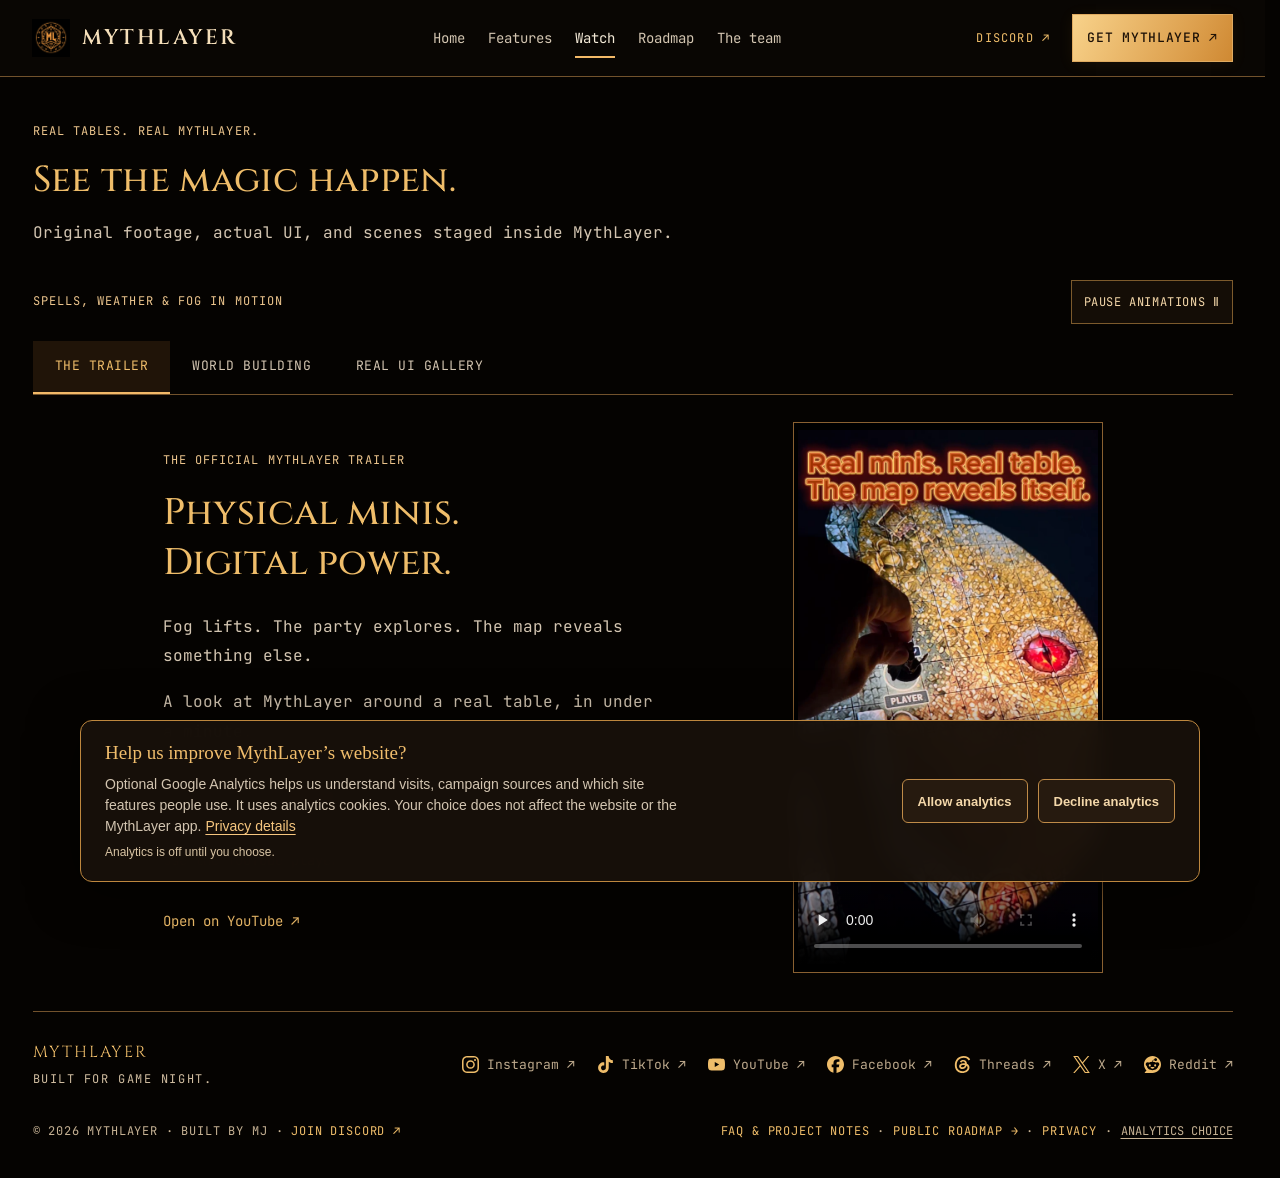
<file: watch.html>
<!doctype html>
<html lang="en"><head><meta charset="utf-8"><meta name="viewport" content="width=device-width,initial-scale=1"><title>Watch MythLayer | Trailer, Battlemap Videos &amp; Real UI</title><meta name="description" content="Watch the MythLayer trailer and real battlemap footage. See animated spells, fog of war, map tools and actual interface screenshots before your next game."><meta name="robots" content="index,follow,max-image-preview:large"><meta name="theme-color" content="#100a04"><link rel="canonical" href="https://mythlayer.com/watch.html"><meta property="og:type" content="website"><meta property="og:site_name" content="MythLayer"><meta property="og:title" content="Watch MythLayer | Trailer, Battlemap Videos &amp; Real UI"><meta property="og:description" content="Watch the MythLayer trailer and real battlemap footage. See animated spells, fog of war, map tools and actual interface screenshots before your next game."><meta property="og:url" content="https://mythlayer.com/watch.html"><meta property="og:image" content="https://mythlayer.com/assets/site-20261017-r5/banner.png"><meta property="og:image:width" content="2172"><meta property="og:image:height" content="724"><meta property="og:image:alt" content="The original MythLayer logo"><meta name="twitter:card" content="summary_large_image"><meta name="twitter:title" content="Watch MythLayer | Trailer, Battlemap Videos &amp; Real UI"><meta name="twitter:description" content="Watch the MythLayer trailer and real battlemap footage. See animated spells, fog of war, map tools and actual interface screenshots before your next game."><meta name="twitter:image" content="https://mythlayer.com/assets/site-20261017-r5/banner.png"><meta name="twitter:image:alt" content="The original MythLayer logo"><link rel="icon" href="/assets/site-20261017-r5/ml-monogram.png"><link rel="stylesheet" href="/fonts-r8.css"><link rel="stylesheet" href="/site-r7.css?v=7.0"><link rel="stylesheet" href="/seo-r8.css?v=8.0"><link rel="stylesheet" href="/analytics.css?v=1.0"><script type="application/ld+json">{"@context":"https://schema.org","@graph":[{"@type":"Organization","@id":"https://mythlayer.com/#organization","name":"MythLayer","url":"https://mythlayer.com/","logo":"https://mythlayer.com/assets/site-20261017-r5/ml-monogram.png","sameAs":["https://www.instagram.com/mythlayer/","https://www.tiktok.com/@mythlayer","https://www.youtube.com/@MythLayerStudios","https://www.facebook.com/mythlayerpage2/","https://www.threads.com/@mythlayer","https://x.com/MythLayer","https://www.reddit.com/user/MythLayer/"]},{"@type":"WebSite","@id":"https://mythlayer.com/#website","name":"MythLayer","url":"https://mythlayer.com/","publisher":{"@id":"https://mythlayer.com/#organization"},"inLanguage":"en"},{"@type":"SoftwareApplication","@id":"https://mythlayer.com/#software","name":"MythLayer","url":"https://mythlayer.com/","applicationCategory":"GameApplication","operatingSystem":"Desktop platforms supporting Chrome or Edge","browserRequirements":"Desktop Chrome or Edge. Internet required for online sessions.","description":"A single-file battlemap overlay and online virtual tabletop for D&D 5e, with Shadowdark in beta. The DM buys once; invited players play free.","image":"https://mythlayer.com/assets/site-20261017-r5/banner.png","downloadUrl":"https://mythlayer.itch.io/mythlayer","publisher":{"@id":"https://mythlayer.com/#organization"}},{"@type":"WebPage","@id":"https://mythlayer.com/watch.html#webpage","url":"https://mythlayer.com/watch.html","name":"Watch MythLayer | Trailer, Battlemap Videos & Real UI","description":"Watch the MythLayer trailer and real battlemap footage. See animated spells, fog of war, map tools and actual interface screenshots before your next game.","isPartOf":{"@id":"https://mythlayer.com/#website"},"about":{"@id":"https://mythlayer.com/#software"},"inLanguage":"en","breadcrumb":{"@id":"https://mythlayer.com/watch.html#breadcrumb"}},{"@type":"BreadcrumbList","@id":"https://mythlayer.com/watch.html#breadcrumb","itemListElement":[{"@type":"ListItem","position":1,"name":"MythLayer","item":"https://mythlayer.com/"},{"@type":"ListItem","position":2,"name":"Watch MythLayer","item":"https://mythlayer.com/watch.html"}]}]}</script><noscript><style>[data-feature-container][hidden],[data-feature-panel][hidden],[data-watch-panel][hidden],[data-roadmap-panel][hidden]{display:block!important;margin-block:2rem}.tabs,.media-toolbar,.faq-search,#gallery-filters{display:none!important}.header #nav-links{display:flex!important}</style></noscript></head><body data-page="watch" data-default-section="trailer"><a class="skip" href="#content">Skip to content</a>
<header class="header"><div class="nav-inner"><a class="brand" href="/" aria-label="MythLayer home"><img src="assets/site-20261017-r5/ml-monogram.png" width="36" height="36" alt="" decoding="async" loading="lazy"><span>MYTHLAYER</span></a><button class="menu-toggle" aria-expanded="false" aria-controls="nav-links" aria-label="Open navigation">MENU ☰</button><nav id="nav-links" aria-label="Main navigation"><a href="/" data-nav="home">Home</a><a href="/features.html" data-nav="features">Features</a><a href="/watch.html" data-nav="watch" aria-current="page">Watch</a><a href="/roadmap.html" data-nav="roadmap">Roadmap</a><a href="/team.html" data-nav="team">The team</a></nav><div class="nav-actions"><a class="discord-nav" href="https://discord.gg/NKJcFsMxc7" target="_blank" rel="noopener">DISCORD ↗</a><a class="button buy small" href="https://mythlayer.itch.io/mythlayer" target="_blank" rel="noopener">GET MYTHLAYER ↗</a></div></div></header>
<main id="content">
<section class="view page-view wrap" id="view-watch" data-view="watch" aria-labelledby="watch-heading"><div class="page-heading"><p class="eyebrow">REAL TABLES. REAL MYTHLAYER.</p><h1 id="watch-heading" tabindex="-1">See the magic happen.</h1><p>Original footage, actual UI, and scenes staged inside MythLayer.</p></div><div class="media-toolbar"><span class="label">SPELLS, WEATHER &amp; FOG IN MOTION</span><button class="motion-toggle" data-motion-toggle>PAUSE ANIMATIONS Ⅱ</button></div><div class="tabs" role="tablist" aria-label="Watch and explore MythLayer"><button role="tab" id="watch-tab-trailer" aria-selected="true" aria-controls="watch-trailer" data-watch="trailer">THE TRAILER</button><button role="tab" id="watch-tab-builder" aria-selected="false" aria-controls="watch-builder" data-watch="builder" tabindex="-1">WORLD BUILDING</button><button role="tab" id="watch-tab-gallery" aria-selected="false" aria-controls="watch-gallery" data-watch="gallery" tabindex="-1">REAL UI GALLERY</button></div><div id="watch-trailer" role="tabpanel" aria-labelledby="watch-tab-trailer" class="trailer-layout" data-watch-panel="trailer"><div class="watch-copy"><span class="label">THE OFFICIAL MYTHLAYER TRAILER</span><h2>Physical minis.<br>Digital power.</h2><p>Fog lifts. The party explores. The map reveals something else.</p><p class="muted">A look at MythLayer around a real table, in under a minute.</p><div class="video-options"><button class="button outline" id="start-native-trailer">▷ PLAY THE TRAILER</button><button class="text-link" id="use-youtube">Use the YouTube player ↗</button><a class="text-link" href="https://www.youtube.com/watch?v=u7PX02baS2w" target="_blank" rel="noopener">Open on YouTube ↗</a></div></div><div class="portrait-player" id="trailer-player"><video id="trailer-video" controls playsinline preload="none" poster="assets/site-20261017-r5/trailer-poster.webp"><source src="assets/site-20261017-r6/trailer-preview.webm" type="video/webm"><source src="assets/site-20261017-r6/trailer-preview.mp4" type="video/mp4"></video><div id="youtube-slot" hidden></div></div></div><div id="watch-builder" role="tabpanel" aria-labelledby="watch-tab-builder" data-watch-panel="builder" hidden><div class="builder-player"><video id="builder-video" controls playsinline preload="none" poster="assets/site-20261017-r5/walls-video-frame.webp"><source src="assets/site-20261017-r6/world-building.webm" type="video/webm"><source src="assets/site-20261017-r6/world-building.mp4" type="video/mp4"></video></div><div class="video-caption"><div><span class="label">FROM YOUR VIDEO ARCHIVE</span><h2>Lay the foundation of the adventure.</h2></div><p>A short excerpt from “Draw walls then drop fireballs,” oriented for comfortable viewing.</p></div></div><div id="watch-gallery" role="tabpanel" aria-labelledby="watch-tab-gallery" data-watch-panel="gallery" hidden><div id="gallery-filters" role="group" aria-label="Filter gallery"><button type="button" data-gallery-filter="all" aria-pressed="true">All</button><button type="button" data-gallery-filter="online" aria-pressed="false">Online play</button><button type="button" data-gallery-filter="spells" aria-pressed="false">Spells</button><button type="button" data-gallery-filter="weather" aria-pressed="false">Fog &amp; weather</button><button type="button" data-gallery-filter="toolkit" aria-pressed="false">Toolkit</button></div><p id="gallery-count" role="status" class="small-note">7 scenes in the gallery.</p><div class="gallery-grid" id="gallery-grid"><article class="gallery-card" data-gallery-category="online"><button class="image-button" type="button" data-image="assets/site-20261017-r6/online-party-poster.webp" data-caption="Staged in MythLayer V2.488.0: four player characters and multiple monsters, using the actual encounter tools." data-gallery-index="0" aria-label="Enlarge The whole party, in play." data-gif="assets/site-20261017-r6/online-party-fireball.gif" data-mp4="assets/site-20261017-r7/r8-online-party-fireball.mp4" data-webm="assets/site-20261017-r7/r8-online-party-fireball.webm"><img src="assets/site-20261017-r6/online-party-poster.webp" width="1280" height="720" alt="Staged in MythLayer V2.488.0: four player characters and multiple monsters, using the actual encounter tools." loading="lazy" decoding="async"><span class="expand" aria-hidden="true">↗</span></button><div><h2>The whole party, in play.</h2><p>Staged in MythLayer V2.488.0: four player characters and multiple monsters, using the actual encounter tools.</p></div></article><article class="gallery-card" data-gallery-category="spells"><button class="image-button" type="button" data-image="assets/site-20261017-r6/spell-fireball-poster.webp" data-caption="Actual MythLayer footage: Fireball and its animated area of effect." data-gallery-index="1" aria-label="Enlarge Let the spell fly." data-gif="assets/site-20261017-r6/spell-fireball.gif" data-mp4="assets/site-20261017-r7/r8-spell-fireball.mp4" data-webm="assets/site-20261017-r7/r8-spell-fireball.webm"><img src="assets/site-20261017-r6/spell-fireball-poster.webp" width="1280" height="720" alt="Actual MythLayer footage: Fireball and its animated area of effect." loading="lazy" decoding="async"><span class="expand" aria-hidden="true">↗</span></button><div><h2>Let the spell fly.</h2><p>Actual MythLayer footage: Fireball and its animated area of effect.</p></div></article><article class="gallery-card" data-gallery-category="toolkit"><button class="image-button" type="button" data-image="assets/site-20261017-r5/ui-bestiary.webp" data-caption="Actual MythLayer Bestiary and token art." data-gallery-index="2" aria-label="Enlarge Meet the next encounter."><img src="assets/site-20261017-r5/ui-bestiary.webp" width="1280" height="720" alt="Actual MythLayer Bestiary and token art." loading="lazy" decoding="async"><span class="expand" aria-hidden="true">↗</span></button><div><h2>Meet the next encounter.</h2><p>Actual MythLayer Bestiary and token art.</p></div></article><article class="gallery-card" data-gallery-category="spells"><button class="image-button" type="button" data-image="assets/site-20261017-r6/spell-ice-storm-poster.webp" data-caption="Actual MythLayer footage: the complete Ice Storm effect." data-gallery-index="3" aria-label="Enlarge Ice Storm in motion." data-gif="assets/site-20261017-r6/spell-ice-storm.gif" data-mp4="assets/site-20261017-r7/r8-spell-ice-storm.mp4" data-webm="assets/site-20261017-r7/r8-spell-ice-storm.webm"><img src="assets/site-20261017-r6/spell-ice-storm-poster.webp" width="1280" height="720" alt="Actual MythLayer footage: the complete Ice Storm effect." loading="lazy" decoding="async"><span class="expand" aria-hidden="true">↗</span></button><div><h2>Ice Storm in motion.</h2><p>Actual MythLayer footage: the complete Ice Storm effect.</p></div></article><article class="gallery-card" data-gallery-category="weather"><button class="image-button" type="button" data-image="assets/site-20261017-r6/weather-rain-poster.webp" data-caption="Actual MythLayer footage: live rain weather over a battlemap." data-gallery-index="4" aria-label="Enlarge Bring on the rain." data-gif="assets/site-20261017-r6/weather-rain.gif"><img src="assets/site-20261017-r6/weather-rain-poster.webp" width="1280" height="720" alt="Actual MythLayer footage: live rain weather over a battlemap." loading="lazy" decoding="async"><span class="expand" aria-hidden="true">↗</span></button><div><h2>Bring on the rain.</h2><p>Actual MythLayer footage: live rain weather over a battlemap.</p></div></article><article class="gallery-card" data-gallery-category="weather"><button class="image-button" type="button" data-image="assets/site-20261017-r6/fog-exploration-poster.webp" data-caption="Actual MythLayer fog footage: explore and reveal the map around the party." data-gallery-index="5" aria-label="Enlarge Reveal the adventure." data-gif="assets/site-20261017-r6/fog-exploration.gif" data-mp4="assets/site-20261017-r6/fog-exploration.mp4" data-webm="assets/site-20261017-r6/fog-exploration.webm"><img src="assets/site-20261017-r6/fog-exploration-poster.webp" width="1280" height="720" alt="Actual MythLayer fog footage: explore and reveal the map around the party." loading="lazy" decoding="async"><span class="expand" aria-hidden="true">↗</span></button><div><h2>Reveal the adventure.</h2><p>Actual MythLayer fog footage: explore and reveal the map around the party.</p></div></article><article class="gallery-card" data-gallery-category="spells"><button class="image-button" type="button" data-image="assets/site-20261017-r6/spell-cone-of-cold-poster.webp" data-caption="Actual MythLayer footage: a full animated Cone of Cold." data-gallery-index="6" aria-label="Enlarge A Cone of Cold." data-gif="assets/site-20261017-r6/spell-cone-of-cold.gif"><img src="assets/site-20261017-r6/spell-cone-of-cold-poster.webp" width="1280" height="720" alt="Actual MythLayer footage: a full animated Cone of Cold." loading="lazy" decoding="async"><span class="expand" aria-hidden="true">↗</span></button><div><h2>A Cone of Cold.</h2><p>Actual MythLayer footage: a full animated Cone of Cold.</p></div></article></div><p class="small-note">Real MythLayer footage and captures. The online encounter is staged inside V2.488.0 with a full party and monsters; it illustrates the toolkit rather than a recorded remote session.</p></div></section>
</main><footer class="footer wrap"><div class="footer-top"><span>MYTHLAYER <small>BUILT FOR GAME NIGHT.</small></span><div class="social-links" aria-label="MythLayer social media"><a href="https://www.instagram.com/mythlayer/" target="_blank" rel="noopener"><svg width="19" height="19" fill="currentColor" aria-hidden="true" role="img" viewbox="0 0 24 24" xmlns="http://www.w3.org/2000/svg"><path d="M7.0301.084c-1.2768.0602-2.1487.264-2.911.5634-.7888.3075-1.4575.72-2.1228 1.3877-.6652.6677-1.075 1.3368-1.3802 2.127-.2954.7638-.4956 1.6365-.552 2.914-.0564 1.2775-.0689 1.6882-.0626 4.947.0062 3.2586.0206 3.6671.0825 4.9473.061 1.2765.264 2.1482.5635 2.9107.308.7889.72 1.4573 1.388 2.1228.6679.6655 1.3365 1.0743 2.1285 1.38.7632.295 1.6361.4961 2.9134.552 1.2773.056 1.6884.069 4.9462.0627 3.2578-.0062 3.668-.0207 4.9478-.0814 1.28-.0607 2.147-.2652 2.9098-.5633.7889-.3086 1.4578-.72 2.1228-1.3881.665-.6682 1.0745-1.3378 1.3795-2.1284.2957-.7632.4966-1.636.552-2.9124.056-1.2809.0692-1.6898.063-4.948-.0063-3.2583-.021-3.6668-.0817-4.9465-.0607-1.2797-.264-2.1487-.5633-2.9117-.3084-.7889-.72-1.4568-1.3876-2.1228C21.2982 1.33 20.628.9208 19.8378.6165 19.074.321 18.2017.1197 16.9244.0645 15.6471.0093 15.236-.005 11.977.0014 8.718.0076 8.31.0215 7.0301.0839m.1402 21.6932c-1.17-.0509-1.8053-.2453-2.2287-.408-.5606-.216-.96-.4771-1.3819-.895-.422-.4178-.6811-.8186-.9-1.378-.1644-.4234-.3624-1.058-.4171-2.228-.0595-1.2645-.072-1.6442-.079-4.848-.007-3.2037.0053-3.583.0607-4.848.05-1.169.2456-1.805.408-2.2282.216-.5613.4762-.96.895-1.3816.4188-.4217.8184-.6814 1.3783-.9003.423-.1651 1.0575-.3614 2.227-.4171 1.2655-.06 1.6447-.072 4.848-.079 3.2033-.007 3.5835.005 4.8495.0608 1.169.0508 1.8053.2445 2.228.408.5608.216.96.4754 1.3816.895.4217.4194.6816.8176.9005 1.3787.1653.4217.3617 1.056.4169 2.2263.0602 1.2655.0739 1.645.0796 4.848.0058 3.203-.0055 3.5834-.061 4.848-.051 1.17-.245 1.8055-.408 2.2294-.216.5604-.4763.96-.8954 1.3814-.419.4215-.8181.6811-1.3783.9-.4224.1649-1.0577.3617-2.2262.4174-1.2656.0595-1.6448.072-4.8493.079-3.2045.007-3.5825-.006-4.848-.0608M16.953 5.5864A1.44 1.44 0 1 0 18.39 4.144a1.44 1.44 0 0 0-1.437 1.4424M5.8385 12.012c.0067 3.4032 2.7706 6.1557 6.173 6.1493 3.4026-.0065 6.157-2.7701 6.1506-6.1733-.0065-3.4032-2.771-6.1565-6.174-6.1498-3.403.0067-6.156 2.771-6.1496 6.1738M8 12.0077a4 4 0 1 1 4.008 3.9921A3.9996 3.9996 0 0 1 8 12.0077"></path></svg>Instagram ↗</a><a href="https://www.tiktok.com/@mythlayer" target="_blank" rel="noopener"><svg width="19" height="19" fill="currentColor" aria-hidden="true" role="img" viewbox="0 0 24 24" xmlns="http://www.w3.org/2000/svg"><path d="M12.525.02c1.31-.02 2.61-.01 3.91-.02.08 1.53.63 3.09 1.75 4.17 1.12 1.11 2.7 1.62 4.24 1.79v4.03c-1.44-.05-2.89-.35-4.2-.97-.57-.26-1.1-.59-1.62-.93-.01 2.92.01 5.84-.02 8.75-.08 1.4-.54 2.79-1.35 3.94-1.31 1.92-3.58 3.17-5.91 3.21-1.43.08-2.86-.31-4.08-1.03-2.02-1.19-3.44-3.37-3.65-5.71-.02-.5-.03-1-.01-1.49.18-1.9 1.12-3.72 2.58-4.96 1.66-1.44 3.98-2.13 6.15-1.72.02 1.48-.04 2.96-.04 4.44-.99-.32-2.15-.23-3.02.37-.63.41-1.11 1.04-1.36 1.75-.21.51-.15 1.07-.14 1.61.24 1.64 1.82 3.02 3.5 2.87 1.12-.01 2.19-.66 2.77-1.61.19-.33.4-.67.41-1.06.1-1.79.06-3.57.07-5.36.01-4.03-.01-8.05.02-12.07z"></path></svg>TikTok ↗</a><a href="https://www.youtube.com/@MythLayerStudios" target="_blank" rel="noopener"><svg width="19" height="19" fill="currentColor" aria-hidden="true" role="img" viewbox="0 0 24 24" xmlns="http://www.w3.org/2000/svg"><path d="M23.498 6.186a3.016 3.016 0 0 0-2.122-2.136C19.505 3.545 12 3.545 12 3.545s-7.505 0-9.377.505A3.017 3.017 0 0 0 .502 6.186C0 8.07 0 12 0 12s0 3.93.502 5.814a3.016 3.016 0 0 0 2.122 2.136c1.871.505 9.376.505 9.376.505s7.505 0 9.377-.505a3.015 3.015 0 0 0 2.122-2.136C24 15.93 24 12 24 12s0-3.93-.502-5.814zM9.545 15.568V8.432L15.818 12l-6.273 3.568z"></path></svg>YouTube ↗</a><a href="https://www.facebook.com/mythlayerpage2/" target="_blank" rel="noopener"><svg width="19" height="19" fill="currentColor" aria-hidden="true" role="img" viewbox="0 0 24 24" xmlns="http://www.w3.org/2000/svg"><path d="M9.101 23.691v-7.98H6.627v-3.667h2.474v-1.58c0-4.085 1.848-5.978 5.858-5.978.401 0 .955.042 1.468.103a8.68 8.68 0 0 1 1.141.195v3.325a8.623 8.623 0 0 0-.653-.036 26.805 26.805 0 0 0-.733-.009c-.707 0-1.259.096-1.675.309a1.686 1.686 0 0 0-.679.622c-.258.42-.374.995-.374 1.752v1.297h3.919l-.386 2.103-.287 1.564h-3.246v8.245C19.396 23.238 24 18.179 24 12.044c0-6.627-5.373-12-12-12s-12 5.373-12 12c0 5.628 3.874 10.35 9.101 11.647Z"></path></svg>Facebook ↗</a><a href="https://www.threads.com/@mythlayer" target="_blank" rel="noopener"><svg width="19" height="19" fill="currentColor" aria-hidden="true" role="img" viewbox="0 0 24 24" xmlns="http://www.w3.org/2000/svg"><path d="M18.263 11.097c-.03-3.486-1.92-5.586-5.111-5.586-2.13 0-3.922.963-4.863 2.499l2.062 1.438c.535-.843 1.272-1.543 2.628-1.543 1.528 0 2.318.85 2.544 2.431a15 15 0 0 0-2.236-.173c-4.125 0-6.068 1.867-6.068 4.336s1.943 3.99 4.804 3.99c3.139 0 5.013-2.115 5.781-4.735.798.361 1.348 1.204 1.348 2.47 0 3.387-3.907 5.232-7.22 5.232-4.885 0-8.077-3.207-8.077-8.424 0-6.392 4.223-10.487 9.9-10.487 3.808 0 5.69 1.671 6.97 3.914l2.108-1.475C21.44 2.078 18.331 0 13.663 0 6.227 0 1.168 5.277 1.168 12.934c0 7 4.953 11.066 10.856 11.066 4.878 0 9.809-2.846 9.809-7.716 0-2.545-1.46-4.231-3.569-5.187m-6.33 4.855c-1.077 0-2.026-.512-2.026-1.453 0-1.483 1.822-1.934 3.606-1.934.678 0 1.34.045 1.927.173-.422 1.927-1.671 3.215-3.508 3.214Z"></path></svg>Threads ↗</a><a href="https://x.com/MythLayer" target="_blank" rel="noopener"><svg width="19" height="19" fill="currentColor" aria-hidden="true" role="img" viewbox="0 0 24 24" xmlns="http://www.w3.org/2000/svg"><path d="M14.234 10.162 22.977 0h-2.072l-7.591 8.824L7.251 0H.258l9.168 13.343L.258 24H2.33l8.016-9.318L16.749 24h6.993zm-2.837 3.299-.929-1.329L3.076 1.56h3.182l5.965 8.532.929 1.329 7.754 11.09h-3.182z"></path></svg>X ↗</a><a href="https://www.reddit.com/user/MythLayer/" target="_blank" rel="noopener"><svg width="19" height="19" fill="currentColor" aria-hidden="true" role="img" viewbox="0 0 24 24" xmlns="http://www.w3.org/2000/svg"><path d="M12 0C5.373 0 0 5.373 0 12c0 3.314 1.343 6.314 3.515 8.485l-2.286 2.286C.775 23.225 1.097 24 1.738 24H12c6.627 0 12-5.373 12-12S18.627 0 12 0Zm4.388 3.199c1.104 0 1.999.895 1.999 1.999 0 1.105-.895 2-1.999 2-.946 0-1.739-.657-1.947-1.539v.002c-1.147.162-2.032 1.15-2.032 2.341v.007c1.776.067 3.4.567 4.686 1.363.473-.363 1.064-.58 1.707-.58 1.547 0 2.802 1.254 2.802 2.802 0 1.117-.655 2.081-1.601 2.531-.088 3.256-3.637 5.876-7.997 5.876-4.361 0-7.905-2.617-7.998-5.87-.954-.447-1.614-1.415-1.614-2.538 0-1.548 1.255-2.802 2.803-2.802.645 0 1.239.218 1.712.585 1.275-.79 2.881-1.291 4.64-1.365v-.01c0-1.663 1.263-3.034 2.88-3.207.188-.911.993-1.595 1.959-1.595Zm-8.085 8.376c-.784 0-1.459.78-1.506 1.797-.047 1.016.64 1.429 1.426 1.429.786 0 1.371-.369 1.418-1.385.047-1.017-.553-1.841-1.338-1.841Zm7.406 0c-.786 0-1.385.824-1.338 1.841.047 1.017.634 1.385 1.418 1.385.785 0 1.473-.413 1.426-1.429-.046-1.017-.721-1.797-1.506-1.797Zm-3.703 4.013c-.974 0-1.907.048-2.77.135-.147.015-.241.168-.183.305.483 1.154 1.622 1.964 2.953 1.964 1.33 0 2.47-.81 2.953-1.964.057-.137-.037-.29-.184-.305-.863-.087-1.795-.135-2.769-.135Z"></path></svg>Reddit ↗</a></div></div><div class="footer-bottom"><span>© 2026 MYTHLAYER · BUILT BY MJ · <a href="https://discord.gg/NKJcFsMxc7" target="_blank" rel="noopener">JOIN DISCORD ↗</a></span><span><a href="/faq.html">FAQ &amp; PROJECT NOTES</a> · <a href="/roadmap.html">PUBLIC ROADMAP →</a> · <a href="privacy.html">PRIVACY</a> · <button type="button" class="analytics-settings" data-analytics-settings>ANALYTICS CHOICE</button></span></div></footer><dialog id="image-dialog" aria-labelledby="image-caption"><button class="dialog-close" aria-label="Close image">CLOSE ✕</button><button id="dialog-motion-toggle" class="motion-toggle" data-motion-toggle>PAUSE ANIMATION Ⅱ</button><img id="dialog-image" alt=""><video id="dialog-video" controls loop muted playsinline preload="metadata" hidden></video><p id="image-caption"></p><div id="gallery-navigation" hidden><button id="gallery-prev" type="button">← Previous</button><span id="gallery-position" role="status"></span><button id="gallery-next" type="button">Next →</button></div></dialog><script src="/campaign-tags-r8.js?v=8.0" defer></script><script src="/analytics-r8.js?v=8.0" defer></script><script src="/site-r8.js?v=8.0" defer></script></body></html>
</file>
<file: fonts-r8.css>
/* Original MythLayer font identities and all glyphs, losslessly repackaged as WOFF2. Font licenses remain unchanged. */
@font-face {
  font-family: 'Cinzel';
  font-style: normal;
  font-weight: 400;
  font-display: swap;
  src: url(assets/site-20261017-r7/r8-Cinzel-400.woff2) format('woff2');
}
@font-face {
  font-family: 'Cinzel';
  font-style: normal;
  font-weight: 500;
  font-display: swap;
  src: url(assets/site-20261017-r7/r8-Cinzel-500.woff2) format('woff2');
}
@font-face {
  font-family: 'Cinzel';
  font-style: normal;
  font-weight: 600;
  font-display: swap;
  src: url(assets/site-20261017-r7/r8-Cinzel-600.woff2) format('woff2');
}
@font-face {
  font-family: 'Cinzel';
  font-style: normal;
  font-weight: 700;
  font-display: swap;
  src: url(assets/site-20261017-r7/r8-Cinzel-700.woff2) format('woff2');
}
@font-face {
  font-family: 'JetBrains Mono';
  font-style: normal;
  font-weight: 400;
  font-display: swap;
  src: url(assets/site-20261017-r7/r8-JetBrains-Mono-400.woff2) format('woff2');
}
@font-face {
  font-family: 'JetBrains Mono';
  font-style: normal;
  font-weight: 500;
  font-display: swap;
  src: url(assets/site-20261017-r7/r8-JetBrains-Mono-500.woff2) format('woff2');
}
@font-face {
  font-family: 'JetBrains Mono';
  font-style: normal;
  font-weight: 600;
  font-display: swap;
  src: url(assets/site-20261017-r7/r8-JetBrains-Mono-600.woff2) format('woff2');
}
</file>
<file: site-r7.css>
:root{--bg:#050301;--panel:#110b05;--raised:#1b1107;--line:#473016;--gold:#efbd6a;--ember:#e69a43;--text:#f4ead8;--muted:#b6a48b;--display:'Cinzel',Georgia,serif;--mono:'JetBrains Mono',Consolas,monospace;--warm:sepia(1) saturate(3) hue-rotate(350deg) brightness(2);color-scheme:dark}
*{box-sizing:border-box}
html{scroll-behavior:smooth;scrollbar-gutter:stable}
body{margin:0;color:var(--text);background:var(--bg);font-family:var(--mono);font-size:1rem;line-height:1.75;-webkit-font-smoothing:antialiased}
a{color:inherit;text-decoration:none}
button{font:inherit;color:inherit;border:0;cursor:pointer}
button,a,summary{touch-action:manipulation}
button:focus-visible,a:focus-visible,summary:focus-visible{outline:2px solid var(--gold);outline-offset:5px}
img,video{max-width:100%;display:block}
img{height:auto}
h1,h2,h3,p{margin:0}
h1,h2,h3{font-family:var(--display);font-weight:500;line-height:1.35}
h1{font-size:2.25rem;letter-spacing:.01em;color:var(--gold)}
h2{font-size:1.6875rem;color:var(--gold)}
h3{font-size:1.1875rem}
p{color:var(--muted)}
[hidden]{display:none!important}
.wrap{width:min(1200px,calc(100% - 64px));margin-inline:auto}
.brand-art{filter:var(--warm)}
.label,.eyebrow{display:block;color:var(--ember);font-size:0.75rem;letter-spacing:.15em;line-height:1.8}
.eyebrow{margin-bottom:13px}
.muted{color:var(--muted)}
.small-note{font-size:0.75rem;line-height:1.9;margin-top:20px;color:var(--muted)}
.text-link{display:inline-block;background:transparent;color:var(--gold);font-size:0.75rem;text-align:left;padding:0}
.text-link:hover{color:#ffe2b4}
.button{display:inline-flex;align-items:center;justify-content:center;gap:8px;min-height:46px;padding:12px 20px;font-size:0.75rem;letter-spacing:.1em;line-height:1.6;font-weight:500;white-space:nowrap}
.button.buy{color:#1c1006;background:linear-gradient(120deg,#f2c374,#d58b37);border:1px solid #dfaa60}
.button.buy:hover{background:#ffd28c}
.button.outline{background:#120b0455;border:1px solid #966b34;color:var(--text)}
.button.outline:hover{background:#31200c;border-color:var(--gold)}
.button.small{font-size:0.75rem;min-height:40px;padding:10px 14px}
.header{border-bottom:1px solid var(--line);background:#050301f2;position:relative;z-index:10}
.nav-inner{width:min(1320px,calc(100% - 64px));margin:auto;min-height:76px;display:flex;align-items:center;justify-content:space-between;gap:26px}
.brand{display:flex;align-items:center;gap:10px;white-space:nowrap}
.brand img{width:34px;height:34px;object-fit:contain;filter:var(--warm)}
.brand span{font-family:var(--display);font-size:1.3125rem;letter-spacing:.12em;font-weight:600}
.header nav{display:flex;align-items:center;gap:27px}
.header nav a{font-size:0.75rem;color:var(--muted);padding:24px 0;position:relative}
.header nav a:hover,.header nav a[aria-current=page]{color:var(--text)}
.header nav a[aria-current=page]:after{content:'';position:absolute;bottom:16px;left:0;right:0;height:2px;background:var(--ember)}
.nav-actions{display:flex;align-items:center;gap:22px}
.discord-nav{font-size:0.75rem;color:var(--gold);letter-spacing:.1em}
.menu-toggle{display:none;background:transparent;border:1px solid var(--line);padding:8px 10px;font-size:0.75rem}
.home-view{position:relative;padding-bottom:24px;isolation:isolate}
.home-view:before{content:'';position:absolute;z-index:-1;inset:0;background:radial-gradient(ellipse at center top,#ac67132b,transparent 65%),linear-gradient(#0000,#050301 78%),url('assets/site-20261017-r5/background.png') center top/cover;opacity:.4;filter:var(--warm);pointer-events:none}
.home-hero{text-align:center;padding:24px 24px 28px}
.home-logo{width:min(740px,100%);margin:0 auto 13px}
.home-hero h1{font-size:1.6875rem;color:var(--text);letter-spacing:.025em}
.home-description{font-size:0.875rem;line-height:1.9;margin:12px auto 19px;max-width:760px;color:#d4c5ae}
.home-description span{color:var(--muted)}
.home-actions{display:flex;justify-content:center;flex-wrap:wrap;gap:14px}
.home-facts{font-size:0.75rem;letter-spacing:.11em;margin-top:18px}
.home-facts b{color:var(--ember);font-size:0.75rem;font-weight:400;margin-inline:14px}
.home-choices{display:grid;grid-template-columns:1.15fr 1fr 1fr;gap:18px}
.choice{position:relative;min-width:0;height:176px;overflow:hidden;border:1px solid #5c3d19;background:#120b04;display:block}
.choice:hover{border-color:var(--gold)}
.motion-choice>a{display:block;position:relative;width:100%;height:100%}
.choice video,.choice>img:not(.roadmap-emblem){width:100%;height:100%;object-fit:cover}
.motion-choice video{object-position:50% 40%;filter:brightness(.85)}
.toolkit-choice>img{filter:brightness(.65)}
.choice-shade{position:absolute;inset:0;background:linear-gradient(transparent 12%,#060301e8 100%)}
.choice-copy{position:absolute;bottom:20px;left:21px;right:20px;display:block}
.choice-copy small{display:block;font-size:0.75rem;letter-spacing:.13em;color:var(--gold);margin-bottom:8px}
.choice-copy strong{display:block;font-family:var(--display);font-size:1.125rem;line-height:1.4;font-weight:500;color:var(--text)}
.choice-copy>span{display:flex;justify-content:space-between;align-items:center;gap:8px;font-size:0.75rem;color:#d5bc95;margin-top:12px}
.choice-copy b{font-size:0.9375rem;font-weight:400;color:var(--gold)}
.motion-toggle{position:absolute;right:10px;top:10px;padding:6px 9px;color:#efd3a7;border:1px solid #8b6739;background:#080501cc;font-size:0.75rem;letter-spacing:.05em;z-index:1}
.roadmap-choice{background:radial-gradient(ellipse at right top,#58361055,transparent 80%),#120b04}
.roadmap-emblem{position:absolute;right:-20px;top:-12px;width:165px;opacity:.12}
.home-bottom{display:flex;justify-content:space-between;align-items:center;gap:18px;padding-top:19px;font-size:0.75rem;letter-spacing:.07em;color:var(--muted)}
.home-bottom>a{color:var(--gold)}
i{display:inline-block;width:5px;height:5px;background:var(--ember);border-radius:50%;margin-right:7px;vertical-align:middle}
.page-view{padding-top:39px;padding-bottom:38px;min-height:650px}
.page-heading{margin-bottom:26px}
.page-heading>p:last-child{max-width:730px;font-size:0.875rem;line-height:1.9;margin-top:14px}
.tabs{display:flex;gap:0;border-bottom:1px solid var(--line);margin-bottom:27px;overflow-x:auto}
.tabs button{padding:15px 25px;font-size:0.75rem;letter-spacing:.1em;color:var(--muted);border-bottom:2px solid transparent;background:transparent;white-space:nowrap}
.tabs button[aria-selected=true]{background:#201408;color:var(--gold);border-color:var(--ember)}
.tabs button:hover{color:var(--text)}
.feature-layout{display:grid;grid-template-columns:1.4fr 1fr;gap:42px;align-items:center}
.image-button{position:relative;display:block;width:100%;padding:0;background:#000;text-align:left}
.image-button img{width:100%;height:auto}
.feature-image{border:1px solid #7f562a;padding:5px}
.expand{position:absolute;bottom:14px;right:14px;display:grid;place-items:center;width:28px;height:28px;background:#050301dc;border:1px solid #966b34;color:var(--gold);font-size:1.0625rem}
.feature-copy .eyebrow{font-size:0.75rem}
.feature-copy h2{font-size:1.8125rem;margin-bottom:17px}
.feature-copy>p:not(.eyebrow){font-size:0.875rem;line-height:1.9}
.feature-copy ul{list-style:none;margin:18px 0 22px;padding:0}
.feature-copy li{font-size:0.75rem;color:#e2d1b7;padding:7px 0}
.feature-copy li:before{content:'✦';color:var(--ember);font-size:0.75rem;margin-right:10px}
.feature-help{display:grid;grid-template-columns:1fr 1fr;gap:45px;border-top:1px solid var(--line);margin-top:31px;padding-top:22px}
.feature-help p{font-size:0.75rem;line-height:1.9;margin-top:10px}
.feature-help .label{font-size:0.75rem}
.feature-help details{border:1px solid var(--line);padding:13px 18px;align-self:start}
.feature-help summary{list-style:none;cursor:pointer;color:var(--gold);font-size:0.75rem;display:flex;justify-content:space-between;gap:16px}
.feature-help summary::-webkit-details-marker{display:none}
.feature-help summary span{font-size:1.0625rem}
.feature-help details[open] summary span{transform:rotate(45deg)}
.trailer-layout{display:grid;grid-template-columns:1fr 310px;gap:70px;align-items:center;max-width:940px;margin:auto}
.watch-copy h2{font-size:2.3125rem;margin:17px 0 23px}
.watch-copy>p{font-size:0.875rem;line-height:1.9;margin-bottom:16px;max-width:500px}
.video-options{display:flex;align-items:start;flex-direction:column;gap:17px;margin-top:27px}
.video-options .text-link{font-size:0.75rem}
.portrait-player{position:relative;width:100%;aspect-ratio:9/16;background:#000;border:1px solid #896031;padding:4px}
.portrait-player video{width:100%;height:100%;object-fit:contain;background:#000}
.portrait-player iframe{position:absolute;inset:0;border:0;width:100%;height:100%}
.portrait-player #youtube-slot{position:absolute;inset:0}
.builder-player{max-width:960px;margin:auto;border:1px solid #7a5227;padding:5px;background:#000}
.builder-player video{width:100%;max-height:540px;background:#000}
.video-caption{display:flex;justify-content:space-between;gap:50px;align-items:end;margin:24px auto 0;max-width:960px}
.video-caption h2{font-size:1.375rem;margin-top:8px}
.video-caption>p{font-size:0.75rem;max-width:350px;line-height:1.9}
.video-caption .label{font-size:0.75rem}
.gallery-grid{display:grid;grid-template-columns:repeat(3,minmax(0,1fr));gap:19px}
.gallery-card{border:1px solid var(--line);background:#110a04}
.gallery-card img{width:100%;aspect-ratio:1.6;object-fit:cover}
.gallery-card>div{padding:16px 18px}
.gallery-card h2{font-size:1rem;color:var(--text);margin-bottom:6px}
.gallery-card p{font-size:0.75rem;line-height:1.8}
.roadmap-heading{display:flex;justify-content:space-between;gap:35px;align-items:end;margin-bottom:27px}
.roadmap-heading .page-heading{margin:0}
.roadmap-heading h1{font-size:2.125rem}
.pdf-download{font-size:0.75rem;margin-bottom:4px}
.release-strip{display:flex;align-items:center;gap:25px;padding:15px 20px;border:1px solid #664a23;background:#1c1409;margin-bottom:26px}
.release-strip>span{font-size:0.75rem;color:var(--gold);white-space:nowrap}
.release-strip>p{font-size:0.75rem;line-height:1.6}
.stage-note{font-size:0.75rem;color:var(--muted);margin-bottom:19px;max-width:850px}
.roadmap-cards{display:grid;grid-template-columns:1fr 1fr;gap:20px}
.roadmap-card{border:1px solid #62421d;padding:25px 27px;background:linear-gradient(130deg,#1d1309,#0d0803);position:relative}
.roadmap-card .status{display:inline-block;font-size:0.75rem;letter-spacing:.14em;color:var(--ember);margin-bottom:15px}
.roadmap-card h2{font-size:1.375rem;margin-bottom:13px;color:var(--text)}
.roadmap-card p{font-size:0.75rem;line-height:1.95}
.roadmap-card small{display:block;font-size:0.75rem;color:#dfbd8c;margin-top:15px;line-height:1.9}
.roadmap-card.wide{grid-column:1/-1}
.touch-steps{display:flex;align-items:center;gap:15px;flex-wrap:wrap;font-size:0.75rem;color:var(--gold);margin-top:21px;padding-top:17px;border-top:1px solid var(--line)}
.touch-steps b{font-weight:400;color:#937047}
.roadmap-footnote{display:flex;justify-content:space-between;align-items:start;gap:40px;border-top:1px solid var(--line);margin-top:26px;padding-top:20px}
.roadmap-footnote p{font-size:0.75rem;line-height:1.95;max-width:760px}
.roadmap-footnote strong{color:#e7d4b9;font-weight:500}
.roadmap-footnote>span{font-size:0.75rem;letter-spacing:.07em;color:var(--ember);max-width:210px;text-align:right;line-height:1.9}
.team-grid{display:grid;grid-template-columns:repeat(3,minmax(0,1fr));gap:23px}
.team-card{border:1px solid var(--line);background:#100a04;min-width:0}
.team-card>img,.team-card>.pap-photo{width:100%;height:270px;object-fit:cover;object-position:center 20%;border-bottom:1px solid var(--line);overflow:hidden}
.team-card>.pap-photo>img{width:100%;height:100%;object-fit:cover;object-position:50% 31%}
.team-card:nth-child(2)>img{object-position:50% 20%}
.team-card>div{padding:22px 24px}
.team-card .label{font-size:0.75rem;letter-spacing:.06em}
.team-card h2{font-size:1.5rem;margin:10px 0 14px}
.team-card p{font-size:0.75rem;line-height:1.9;color:#d9c7ab}
.photo-credit{position:absolute;bottom:0;left:0;right:0;text-align:center;background:#050301df;padding:8px;font-size:0.75rem;letter-spacing:.05em;color:var(--gold)}
.team-hello{display:flex;justify-content:space-between;gap:25px;border-top:1px solid var(--line);margin-top:27px;padding-top:22px;color:var(--gold);font-family:var(--display);font-size:1.25rem}
.team-hello .text-link{font-family:var(--mono);font-size:0.75rem}
.footer{border-top:1px solid var(--line);padding-top:21px;padding-bottom:20px}
.footer-top{display:flex;justify-content:space-between;align-items:center;gap:30px}
.footer-top>span{font-family:var(--display);font-size:1rem;letter-spacing:.12em;color:var(--gold);line-height:1.5}
.footer-top small{display:block;font-family:var(--mono);font-size:0.75rem;letter-spacing:.13em;color:#9f896d;margin-top:5px}
.social-links{display:flex;flex-wrap:wrap;justify-content:end;gap:10px 19px}
.social-links a{display:flex;align-items:center;gap:6px;color:#bda98c;font-size:0.75rem;white-space:nowrap}
.social-links a:hover{color:var(--gold)}
.social-links svg{width:14px;height:14px;color:var(--gold)}
.footer-bottom{display:flex;justify-content:space-between;gap:20px;color:#8d785d;font-size:0.75rem;letter-spacing:.07em;margin-top:20px}
.footer-bottom a{color:var(--gold)}
.skip{position:fixed;top:-80px;left:10px;padding:10px 14px;background:var(--gold);color:#000;z-index:100}
.skip:focus{top:10px}
dialog{background:#080502;border:1px solid #9d7139;color:var(--text);width:min(96vw,1630px);max-width:none;max-height:96vh;padding:43px 14px 14px}
dialog::backdrop{background:#000e;backdrop-filter:blur(4px)}
dialog img{width:100%;max-height:79vh;object-fit:contain}
dialog p{font-size:0.75rem;margin-top:12px}
.dialog-close{position:absolute;top:9px;right:14px;color:var(--gold);font-size:0.75rem;padding:0;background:transparent}
::selection{background:#d68b39;color:#100802}

@media(max-width:1100px){.nav-inner{gap:18px}
.header nav{gap:20px}
.header nav a{font-size:0.75rem}
.nav-actions{gap:14px}
.brand span{font-size:1.1875rem}
.brand img{width:30px;height:30px}
.nav-actions .small{font-size:0.75rem;padding:10px}
.discord-nav{font-size:0.75rem}
.feature-layout{gap:28px;grid-template-columns:1.2fr 1fr}
.feature-copy h2{font-size:1.5rem}
.feature-copy>p:not(.eyebrow){font-size:0.75rem}
.feature-copy li{font-size:0.75rem}
.team-card>img,.team-card>.pap-photo{height:240px}
.team-card>div{padding:20px}
.team-card h2{font-size:1.4375rem}
.footer-top{gap:22px}
.social-links{gap:10px 13px}
.footer-top>span{font-size:1rem}
}

@media(max-width:860px){.wrap{width:calc(100% - 44px)}
.nav-inner{width:calc(100% - 44px);min-height:68px}
.menu-toggle{display:block;margin-left:auto}
.header nav{display:none;position:absolute;top:67px;left:0;right:0;padding:18px 22px;background:#130c05;border-bottom:1px solid var(--line);z-index:20;box-shadow:0 18px 25px #000a}
.header nav.open{display:flex;flex-direction:column;align-items:stretch;gap:0}
.header nav a{padding:12px 0;font-size:0.875rem}
.header nav a[aria-current=page]:after{bottom:8px;width:25px;right:auto}
.nav-actions .discord-nav{display:none}
.brand span{font-size:1.25rem}
.home-logo{width:min(670px,100%)}
.home-hero{padding-top:20px}
.home-hero h1{font-size:1.5625rem}
.home-choices{gap:12px;grid-template-columns:1fr 1fr}
.roadmap-choice{grid-column:1/-1;height:120px}
.roadmap-choice .choice-copy strong br{display:none}
.roadmap-choice .choice-copy{left:20px;bottom:20px}
.roadmap-choice .choice-copy strong{font-size:1.1875rem}
.roadmap-choice .choice-copy>span{margin-top:5px;max-width:500px}
.roadmap-emblem{right:25px;width:160px;top:-20px}
.feature-layout{grid-template-columns:1fr}
.feature-copy{display:grid;grid-template-columns:1fr 1fr;gap:0 30px}
.feature-copy .eyebrow,.feature-copy h2{grid-column:1/-1}
.feature-copy>p:not(.eyebrow){font-size:0.875rem}
.feature-copy ul{margin:0}
.feature-copy .text-link{margin-top:15px}
.feature-help{gap:25px}
.trailer-layout{gap:35px;grid-template-columns:1fr 280px}
.watch-copy h2{font-size:1.875rem}
.watch-copy>p{font-size:0.875rem}
.portrait-player{max-width:280px}
.roadmap-heading{display:block}
.pdf-download{margin-top:18px}
.roadmap-heading h1{font-size:1.9375rem}
.release-strip{gap:18px}
.roadmap-footnote{gap:20px}
.roadmap-footnote>span{max-width:150px}
.gallery-grid{grid-template-columns:1fr 1fr}
.team-card>img,.team-card>.pap-photo{height:220px}
.team-card h2{font-size:1.25rem}
.team-card>div{padding:18px}
.team-card p{font-size:0.75rem}
.team-card .label{font-size:0.75rem}
.team-hello{font-size:1.125rem}
.footer-top{display:block}
.social-links{justify-content:start;margin-top:19px;gap:13px 20px}
}

@media(max-width:640px){.wrap{width:calc(100% - 36px)}
.nav-inner{width:calc(100% - 36px);gap:10px;min-height:64px}
.brand span{font-size:1.125rem}
.brand img{width:28px;height:28px}
.nav-actions{display:none}
.header nav{top:63px}
.menu-toggle{font-size:0.75rem;padding:8px 9px}
.home-hero{padding:17px 18px 22px}
.home-logo{margin-bottom:17px}
.home-hero h1{font-size:1.375rem;line-height:1.45;letter-spacing:0}
.home-description{font-size:0.75rem;line-height:1.9;margin-top:11px;margin-bottom:18px;max-width:370px}
.home-description br{display:none}
.home-description span{display:block;margin-top:7px}
.home-actions{gap:11px;max-width:370px;margin:auto}
.home-actions .button{width:100%;min-height:44px;font-size:0.75rem;padding:12px}
.home-facts{font-size:0.75rem;letter-spacing:.015em;line-height:2.2;margin-top:13px}
.home-facts b{margin-inline:7px;font-size:0.75rem}
.home-choices{grid-template-columns:1fr;gap:12px}
.choice{height:131px}
.roadmap-choice{grid-column:auto;height:131px}
.choice-copy{left:18px;bottom:15px;right:18px}
.choice-copy small{font-size:0.75rem;margin-bottom:6px}
.choice-copy strong,.roadmap-choice .choice-copy strong{font-size:1.125rem}
.choice-copy>span{font-size:0.75rem;margin-top:8px}
.roadmap-choice .choice-copy>span{margin-top:8px}
.roadmap-choice .choice-copy{bottom:15px;left:18px}
.roadmap-emblem{top:-14px;right:12px;width:145px}
.motion-choice video{object-position:50% 36%}
.motion-toggle{font-size:0.75rem;padding:5px 7px;top:8px;right:8px}
.home-bottom{display:block;font-size:0.75rem;line-height:1.9;padding-top:16px}
.home-bottom>a{display:block;margin-top:8px}
.home-view{padding-bottom:20px}
.page-view{padding-top:27px;padding-bottom:26px;min-height:0}
.page-heading{margin-bottom:22px}
.eyebrow{font-size:0.75rem;margin-bottom:10px}
h1{font-size:1.6875rem;line-height:1.4}
.page-heading>p:last-child{font-size:0.75rem;margin-top:12px;line-height:1.9}
.tabs{margin-bottom:21px}
.tabs button{font-size:0.75rem;padding:13px 15px;letter-spacing:.04em}
.feature-layout{gap:23px}
.feature-copy{display:block}
.feature-copy h2{font-size:1.5625rem;margin-bottom:14px}
.feature-copy>p:not(.eyebrow){font-size:0.75rem}
.feature-copy ul{margin:16px 0}
.feature-copy li{font-size:0.75rem;padding:5px 0}
.feature-copy .text-link{font-size:0.75rem;margin-top:0}
.feature-help{display:block;margin-top:24px;padding-top:20px}
.feature-help details{margin-top:20px}
.feature-help p{font-size:0.75rem}
.feature-help .label{font-size:0.75rem}
.trailer-layout{grid-template-columns:1fr;gap:25px}
.watch-copy h2{font-size:1.8125rem;margin:13px 0 17px}
.watch-copy>p{font-size:0.75rem;max-width:450px}
.watch-copy .label{font-size:0.75rem}
.video-options{gap:14px;margin-top:20px;display:flex;flex-direction:row;align-items:center;flex-wrap:wrap}
.video-options .button{font-size:0.75rem;padding:11px 14px}
.video-options .text-link{font-size:0.75rem}
.portrait-player{width:min(100%,300px);margin:auto;max-width:none}
.video-caption{display:block;margin-top:19px}
.video-caption h2{font-size:1.375rem;line-height:1.4}
.video-caption>p{font-size:0.75rem;margin-top:15px}
.gallery-grid{grid-template-columns:1fr;gap:17px}
.gallery-card>div{padding:16px 18px}
.gallery-card h2{font-size:1.125rem}
.gallery-card p{font-size:0.75rem}
.roadmap-heading h1{font-size:1.6875rem}
.pdf-download{font-size:0.75rem;padding:10px 14px;min-height:42px}
.release-strip{display:block;padding:13px 15px;margin-bottom:20px}
.release-strip>span{font-size:0.75rem}
.release-strip>p{font-size:0.75rem;margin-top:8px}
.roadmap-tabs button{font-size:0.75rem;padding:12px 11px;letter-spacing:.03em}
.stage-note{font-size:0.75rem;line-height:1.9}
.roadmap-cards{grid-template-columns:1fr;gap:16px}
.roadmap-card{padding:23px}
.roadmap-card.wide{grid-column:auto}
.roadmap-card .status{font-size:0.75rem;margin-bottom:13px}
.roadmap-card h2{font-size:1.375rem}
.roadmap-card p{font-size:0.75rem}
.roadmap-card small{font-size:0.75rem}
.touch-steps{font-size:0.75rem;gap:10px;line-height:2}
.roadmap-footnote{display:block;margin-top:21px;padding-top:18px}
.roadmap-footnote p{font-size:0.75rem}
.roadmap-footnote>span{display:block;text-align:left;max-width:none;margin-top:15px;font-size:0.75rem}
.team-grid{grid-template-columns:1fr;gap:23px;max-width:380px;margin:auto}
.team-card>img,.team-card>.pap-photo{height:310px}
.team-card>div{padding:23px}
.team-card h2{font-size:1.6875rem;margin:11px 0 16px}
.team-card .label{font-size:0.75rem}
.team-card p{font-size:0.75rem}
.team-hello{display:block;font-size:1.25rem;margin-top:24px}
.team-hello a{display:block;margin-top:12px;font-size:0.75rem}
.footer{padding:20px 0}
.footer-top>span{font-size:0.9375rem}
.social-links{gap:14px 17px;margin-top:18px}
.social-links a{font-size:0.75rem}
.social-links svg{width:14px;height:14px}
.footer-bottom{display:block;font-size:0.75rem;line-height:2;margin-top:18px}
.footer-bottom>span{display:block;margin-top:6px}
.small-note{font-size:0.75rem}
.dialog-close{font-size:0.75rem}
dialog p{font-size:0.75rem}
}

@media(prefers-reduced-motion:reduce){html{scroll-behavior:auto}
*{transition:none!important}
}

/* Keep the shorter pages comfortable to read. */
.home-description{font-size:0.875rem}
.choice-copy small{font-size:0.75rem}
.choice-copy>span{font-size:0.75rem}
.page-heading>p:last-child{font-size:0.875rem}
.feature-copy>p:not(.eyebrow){font-size:0.875rem}
.feature-copy li{font-size:0.875rem}
.roadmap-card p{font-size:0.875rem}
.roadmap-card small{font-size:0.75rem}
.stage-note{font-size:0.875rem}
.roadmap-footnote p{font-size:0.75rem}
.team-card p{font-size:0.875rem}
.social-links a{font-size:0.75rem}

@media(max-width:860px){.feature-copy>p:not(.eyebrow){font-size:0.875rem}
.feature-copy li{font-size:0.75rem}
.roadmap-card p{font-size:0.75rem}
.stage-note{font-size:0.75rem}
.team-card p{font-size:0.75rem}
}

@media(max-width:640px){.home-description{font-size:0.75rem}
.choice-copy small{font-size:0.75rem}
.choice-copy>span{font-size:0.75rem}
.page-heading>p:last-child{font-size:0.75rem}
.feature-copy>p:not(.eyebrow){font-size:0.875rem}
.feature-copy li{font-size:0.75rem}
.roadmap-card p{font-size:0.75rem}
.roadmap-card small{font-size:0.75rem}
.stage-note{font-size:0.75rem}
.roadmap-footnote p{font-size:0.75rem}
.team-card p{font-size:0.875rem}
.social-links a{font-size:0.75rem}
}

/* Revision 5: original MythLayer identity, a clearer invitation to play. */
:root{--muted:#c1b19b;--line:#51391e}

body{font-size:1rem}

.header{background:#090603}

.header nav a{font-size:0.875rem}

.brand span{color:#f5dfba}

.brand{gap:12px}

.brand img{width:38px;height:38px}

.button{min-height:48px;padding:13px 23px;letter-spacing:.07em;transition:background .2s,border-color .2s,transform .2s}

.button:hover{transform:translateY(-2px)}

.button.buy{box-shadow:0 2px 15px #e89b2c12;background:linear-gradient(115deg,#f8d28a,#dda04e 70%,#cf8933)}

.home-view:before{background:radial-gradient(ellipse at center top,#ac671333,transparent 72%),linear-gradient(#0000,#050301 88%),url('assets/site-20261017-r5/background.png') center top/cover;opacity:.43}

.home-hero{padding:26px 24px 25px}

.home-logo{width:min(610px,100%);margin-bottom:20px}

.home-hero .eyebrow{font-size:0.75rem;letter-spacing:.2em;margin-bottom:10px;color:#c79a5c}

.home-hero h1{font-size:2.125rem;line-height:1.3;letter-spacing:.01em}

.home-hero h1 em{display:inline;font-style:normal;color:#efbd6a;margin-left:.26em}

.home-description{font-size:1rem;line-height:1.8;margin:15px auto 22px;color:#f0dfc2}

.home-description span{font-size:0.875rem;color:#c0ac8e}

.home-facts{margin-top:16px;font-size:0.75rem;color:#bda581;letter-spacing:.1em}

.ownership{display:flex;justify-content:center;align-items:center;gap:17px;min-height:61px;padding:14px 22px;background:linear-gradient(110deg,#24180b99,#2c1a0877,#24180b99);border:1px solid #785329;position:relative}

.ownership:before,.ownership:after{content:'';position:absolute;top:-3px;bottom:-3px;width:1px;background:#ac7c3d}

.ownership:before{left:5px}
.ownership:after{right:5px}

.ownership-mark{color:var(--gold);font-size:1.3125rem}

.ownership p{color:#eadac1;font-size:0.875rem}

.ownership strong{font-weight:500;color:#f9ddb0}

.ownership-promise{font-size:0.75rem;color:#edbc6b;letter-spacing:.075em;padding-left:18px;border-left:1px solid #6b4924}

.showcase-heading{display:flex;justify-content:space-between;align-items:center;padding-top:25px;padding-bottom:12px}

.showcase-heading .label{font-size:0.75rem;letter-spacing:.15em;color:#be9d72}

.motion-toggle{position:static;font-size:0.75rem;background:#140d06;border:1px solid #7c5a2c;padding:7px 10px;color:#f5d8aa}

.home-choices{grid-template-columns:1.12fr 1fr 1fr;gap:15px}

.choice{height:219px;border-color:#715128;background:#0c0703;transition:border-color .2s,box-shadow .2s,transform .2s}

.choice:hover{border-color:#ecc27e;transform:translateY(-3px);box-shadow:0 8px 26px #0009}

.choice video{height:100%;width:100%;object-fit:cover;transition:transform .6s}

.choice:hover video{transform:scale(1.045)}

.online-choice video{object-position:46% 50%}

.table-choice video{object-position:50% 33%}

.map-choice video{object-position:50% 50%}

.choice-shade{background:linear-gradient(180deg,#06030100 0%,#06030122 25%,#080502e8 80%,#080502 100%)}

.choice-copy{bottom:20px;left:21px;right:20px}

.choice-copy small{font-size:0.75rem;letter-spacing:.11em;margin-bottom:8px}

.choice-copy strong{font-size:1.25rem;line-height:1.4;color:#fff0d7}

.choice-copy>span{font-size:0.75rem;margin-top:11px;color:#e0c6a2}

.touch-notice{display:flex;align-items:center;gap:19px;padding:20px 23px;border:1px solid #49351f;margin-top:18px;background:#130d06b3}

.touch-icon{width:43px;flex-shrink:0;color:#d9a35d}

.touch-icon svg{display:block;width:100%;height:auto}

.touch-notice strong{font-family:var(--display);font-size:1.0625rem;font-weight:500;color:#f3dfbf}

.touch-notice p{font-size:0.75rem;line-height:1.9;margin-top:5px;max-width:890px;color:#c8b69b}

.touch-notice b{font-weight:500;color:#e3c9a4}

.touch-notice>a{color:#eec47f;font-size:0.75rem;white-space:nowrap;margin-left:auto;align-self:center}

.home-bottom{font-size:0.75rem;padding-top:19px;padding-bottom:5px;letter-spacing:.02em}

.home-view{padding-bottom:25px}

.page-view{padding-top:44px}

.feature-copy h2{font-size:1.875rem}

.feature-copy li{line-height:1.9;padding:6px 0}

.feature-image{background:#1b1107;box-shadow:0 12px 40px #0006}

.feature-image img{aspect-ratio:1.6;object-fit:cover}

.feature-cta{margin-top:30px;border:1px solid #775326;padding:19px 23px;display:flex;justify-content:space-between;align-items:center;gap:25px;background:linear-gradient(110deg,#24180d,#140c04)}

.feature-cta p{font-size:0.875rem;color:#f5dec0}

.feature-cta strong{font-family:var(--display);font-size:1.125rem;font-weight:500}

.feature-cta span{display:block;font-size:0.75rem;color:#c2ab8b;margin-top:6px}

.feature-help{gap:40px;grid-template-columns:.85fr 1.15fr}

.feature-help p{font-size:0.75rem}

.tool-details details+details{margin-top:10px}

.feature-help details p strong{color:#efd0a0;font-weight:500}

.feature-help details .text-link{margin-top:12px}

.team-card{box-shadow:0 8px 28px #0005}

.social-links a{font-size:0.75rem;min-height:26px}

.footer-bottom{font-size:0.75rem;line-height:1.9}

.faq-layout{display:grid;grid-template-columns:280px 1fr;gap:65px;align-items:start}

.faq-intro{padding:25px 0}

.faq-intro img{width:115px;opacity:.8;margin-bottom:22px}

.faq-intro h2{font-size:1.75rem;line-height:1.45;color:#f2ddbc}

.faq-intro p{font-size:0.875rem;line-height:1.9;margin:16px 0 22px}

.faq-intro .button{font-size:0.75rem;padding:12px 15px}

.faq-list details{border-bottom:1px solid var(--line);padding:19px 0}

.faq-list details:first-child{border-top:1px solid var(--line)}

.faq-list summary{cursor:pointer;list-style:none;font-family:var(--display);font-size:1.125rem;line-height:1.6;color:#f0d7b2;padding-right:25px;position:relative}

.faq-list summary:after{content:'+';position:absolute;right:2px;top:0;font-family:var(--mono);font-size:1.125rem;color:#d7a054}

.faq-list details[open] summary:after{content:'−'}

.faq-list summary::-webkit-details-marker{display:none}

.faq-list p{font-size:0.875rem;line-height:2;margin-top:15px}

.faq-list p a{color:#f0bf72;text-decoration:underline;text-underline-offset:3px}

.faq-list strong{color:#eedbbf;font-weight:500}

.disclosure{padding:2px 0 4px}

.page-view .page-heading>p:last-child{max-width:820px}

@media(min-width:1600px){.home-hero{padding-top:34px}
.home-logo{width:650px}
.choice{height:240px}
}

@media(max-width:1100px){.home-hero h1{font-size:1.9375rem}
.header nav a{font-size:0.75rem}
.home-choices{grid-template-columns:repeat(3,minmax(0,1fr))}
.choice-copy strong{font-size:1.0625rem}
.choice-copy>span{font-size:0.75rem}
.touch-notice>a{display:none}
.faq-layout{gap:35px;grid-template-columns:240px 1fr}
.feature-copy h2{font-size:1.625rem}
}

@media(max-width:860px){.home-hero{padding-top:22px}
.home-logo{width:540px}
.home-hero h1{font-size:1.75rem}
.home-hero h1 em{display:block;margin-left:0;margin-top:3px}
.home-description{font-size:0.875rem}
.home-choices{grid-template-columns:repeat(3,minmax(0,1fr));gap:10px}
.choice{height:225px}
.choice-copy{left:13px;right:13px;bottom:17px}
.choice-copy small{font-size:0.75rem}
.choice-copy strong{font-size:1.0625rem}
.choice-copy>span{font-size:0.75rem}
.ownership{gap:12px;padding:13px 16px}
.ownership p{font-size:0.75rem}
.ownership-promise{font-size:0.75rem;padding-left:12px}
.touch-notice{padding:17px;gap:14px}
.touch-notice strong{font-size:1rem}
.touch-notice p{font-size:0.75rem}
.home-bottom{flex-wrap:wrap;gap:10px}
.feature-cta p{font-size:0.875rem}
.feature-cta strong{font-size:1.0625rem}
.feature-cta .button{font-size:0.75rem}
.faq-layout{grid-template-columns:1fr;gap:10px}
.faq-intro{display:none}
.header nav a{font-size:0.875rem}
}

@media(max-width:640px){.home-hero{padding:19px 18px 21px}
.home-logo{margin-bottom:19px}
.home-hero .eyebrow{font-size:0.75rem;letter-spacing:.12em}
.home-hero h1{font-size:1.5625rem;line-height:1.4}
.home-hero h1 em{font-size:1.8125rem;margin-top:1px}
.home-description{font-size:0.875rem;line-height:1.9;margin-top:13px;margin-bottom:20px}
.home-description br{display:block}
.home-description span{font-size:0.75rem;margin-top:7px}
.home-actions .button{min-height:46px;font-size:0.75rem}
.home-facts{font-size:0.75rem;letter-spacing:.02em;margin-top:15px}
.home-facts b{margin-inline:6px}
.ownership{flex-wrap:wrap;gap:6px 10px;text-align:center;padding:15px 12px}
.ownership-mark{font-size:1rem}
.ownership p{font-size:0.75rem}
.ownership-promise{flex-basis:100%;border:0;padding:0;font-size:0.75rem;margin-top:2px;letter-spacing:.06em}
.showcase-heading{padding-top:20px;gap:8px}
.showcase-heading .label{font-size:0.75rem;letter-spacing:.04em}
.motion-toggle{font-size:0.75rem;padding:6px 8px}
.home-choices{grid-template-columns:1fr;gap:12px}
.choice{height:166px}
.choice-copy{left:18px;right:18px;bottom:17px}
.choice-copy small{font-size:0.75rem}
.choice-copy strong{font-size:1.3125rem}
.choice-copy>span{font-size:0.75rem;margin-top:8px}
.online-choice video{object-position:center 45%}
.table-choice video{object-position:center 37%}
.map-choice video{object-position:center 45%}
.touch-notice{margin-top:16px;gap:12px;padding:16px 14px;align-items:flex-start}
.touch-icon{width:28px;margin-top:3px}
.touch-notice strong{font-size:0.9375rem;line-height:1.5;display:block}
.touch-notice p{font-size:0.75rem;line-height:1.9;margin-top:8px}
.home-bottom{font-size:0.75rem;padding-top:17px;line-height:1.8}
.home-bottom>a{margin-top:10px}
.home-view{padding-bottom:23px}
.feature-cta{display:block;padding:19px;margin-top:23px}
.feature-cta strong{font-size:1.125rem;line-height:1.55;display:block}
.feature-cta span{font-size:0.75rem;line-height:1.9}
.feature-cta .button{margin-top:16px;min-height:43px}
.feature-help p{font-size:0.75rem}
.feature-copy h2{font-size:1.625rem}
.feature-copy li{font-size:0.75rem}
.tool-details details+details{margin-top:10px}
.social-links a{font-size:0.75rem}
.footer-bottom{font-size:0.75rem}
.faq-list summary{font-size:1.0625rem}
.faq-list p{font-size:0.75rem;line-height:1.95}
.faq-list details{padding:17px 0}
}

@media(prefers-reduced-motion:reduce){.choice video,.button,.choice{transition:none}
.button:hover,.choice:hover{transform:none}
}


@media(min-width:861px){.home-hero{padding-top:18px;padding-bottom:20px}
.home-logo{width:500px;margin-bottom:14px}
.home-hero .eyebrow{margin-bottom:8px}
.home-hero h1{font-size:2rem}
.home-description{margin:12px auto 17px}
.home-facts{margin-top:13px}
}



/* R6: complete portraits, useful inline touch details, real animated media. */
.team-card>img,.team-card>.pap-photo{height:360px;background:#0b0805;object-fit:contain;object-position:center center;padding:12px}

.team-card>.pap-photo>img,.team-card:nth-child(2)>img{object-fit:contain;object-position:center center}

.team-card>.pap-photo{padding:12px 12px 33px}

.touch-notice{flex-wrap:wrap;align-items:flex-start}

.touch-notice>div:nth-child(2){flex:1;min-width:0}

.touch-inline{flex-basis:100%;margin-left:62px;border-top:1px solid var(--line);padding-top:12px}

.touch-inline summary{cursor:pointer;display:flex;gap:15px;justify-content:space-between;align-items:center;color:var(--gold);font-size:0.75rem;list-style:none}

.touch-inline summary::-webkit-details-marker{display:none}

.touch-inline summary span{font-size:1.125rem;font-weight:400}

.touch-inline[open] summary span{transform:rotate(45deg)}

.touch-inline-body{padding-top:4px;max-width:880px}

.touch-inline .touch-inline-body p{font-size:0.75rem;line-height:1.9}

.touch-inline ul{margin:10px 0;padding-left:20px;color:#ddc5a3;font-size:0.75rem;line-height:2}

.media-toolbar{display:flex;justify-content:space-between;align-items:center;gap:15px;margin:0 0 17px}

.media-toolbar .label{font-size:0.75rem}

.feature-image img{object-fit:contain;aspect-ratio:16/9;background:#030201}

.gallery-card img{aspect-ratio:16/9;object-fit:contain;background:#030201}

.choice .ambient-gif{width:100%;height:100%;object-fit:cover;filter:none}

#dialog-video{width:100%;max-height:79vh;object-fit:contain;background:#000}

#dialog-motion-toggle{position:absolute;top:9px;left:14px;font-size:0.75rem;padding:4px 8px}

.video-fallback{font-size:0.75rem;border:1px solid #a57235;padding:14px 16px;margin-top:16px;color:#e8d3b5}

.video-fallback a{color:var(--gold);text-decoration:underline}

h1[tabindex="-1"]:focus{outline:none}

@media(max-width:860px){.touch-inline{margin-left:57px}
.team-card>img,.team-card>.pap-photo{height:310px}
}

@media(max-width:640px){.touch-inline{margin-left:0}
.touch-inline summary{font-size:0.75rem}
.touch-inline .touch-inline-body p,.touch-inline ul{font-size:0.75rem}
.team-card>img,.team-card>.pap-photo{height:350px}
.media-toolbar{gap:10px}
.media-toolbar .label{font-size:0.75rem}
.media-toolbar .motion-toggle{font-size:0.75rem}
}


#dialog-motion-toggle{right:auto;max-width:calc(100% - 125px)}
.dialog-close{z-index:1}


/* R7: comfortable reading, generous controls and focused discovery. */
.home-hero>p{margin-inline:auto}
:root{--muted:#d3c5b1;--ember:#f2b968;--line:#72522c}

body{font-size:1rem;line-height:1.75}

p{max-width:75ch}

.eyebrow,.label,.home-hero .eyebrow,.showcase-heading .label,.media-toolbar .label{font-size:.75rem;color:#ecc58d;letter-spacing:.09em;line-height:1.8}

.home-facts{display:flex;flex-wrap:wrap;justify-content:center;gap:4px 15px;font-size:.8125rem;color:#e4d0af;line-height:1.9;letter-spacing:.025em}

.home-facts b{display:none}
.home-facts span+span:before{content:'✦';margin-right:15px;color:var(--gold)}

.home-bottom{font-size:.8125rem;color:#e1ceb1;gap:12px 28px;flex-wrap:wrap;line-height:1.8}

.home-bottom>a{min-height:44px;display:inline-flex;align-items:center;margin:0}

.header nav a{font-size:.875rem}
.nav-inner{gap:22px}
.header nav{gap:23px}

.discord-nav{font-size:.75rem;min-height:44px;display:inline-flex;align-items:center}

.button,.button.small,.home-actions .button,.feature-cta .button,.video-options .button,.faq-intro .button{font-size:.8125rem;min-height:48px;white-space:normal;letter-spacing:.055em}

.text-link,.video-options .text-link,.feature-copy .text-link,.team-hello .text-link{font-size:.875rem;min-height:44px;display:inline-flex;align-items:center;line-height:1.7}

.menu-toggle,.motion-toggle,#dialog-motion-toggle{font-size:.75rem;min-height:44px;line-height:1.5;padding:10px 12px}

.menu-toggle{min-width:80px}

.home-hero{padding-top:28px;padding-bottom:30px}
.home-description{font-size:1rem;max-width:760px;line-height:1.8}

.home-description span{font-size:.9375rem;color:#dbc8aa}

.ownership{gap:16px;padding:18px 24px}
.ownership p{font-size:1rem}
.ownership-promise{font-size:.875rem;line-height:1.7}

.showcase-heading{gap:20px;padding-top:30px;padding-bottom:16px}

.choice{height:280px}
.choice-copy{bottom:23px;left:23px;right:23px}
.choice-copy small{font-size:.75rem;line-height:1.7}

.choice-copy strong{font-size:1.375rem}
.choice-copy>span{font-size:.875rem;line-height:1.7;color:#f0dab8}

.choice-shade{background:linear-gradient(180deg,#06030100 0%,#06030155 30%,#080502f2 70%,#080502 100%)}

.choice .ambient-gif{object-position:center 25%}

.touch-notice{padding:25px;gap:22px}
.touch-notice strong{font-size:1.25rem;line-height:1.5}

.touch-notice p,.touch-inline .touch-inline-body p,.touch-inline ul{font-size:.9375rem;line-height:1.85;color:var(--muted)}

.touch-inline summary,.feature-help summary{font-size:.9375rem;min-height:44px;line-height:1.6}

.touch-inline{margin-left:65px;padding-top:9px}
.touch-inline-body{padding-top:10px}

.page-heading>p:last-child,.page-view .page-heading>p:last-child{font-size:1rem;line-height:1.85;max-width:820px}

.page-heading{margin-bottom:32px}
.tabs button{font-size:.8125rem;min-height:52px;padding:14px 22px;letter-spacing:.04em}

.feature-copy .eyebrow{font-size:.75rem}
.feature-copy>p:not(.eyebrow),.feature-help p,.watch-copy>p,.team-card p,.faq-list p,.faq-intro p{font-size:1rem;line-height:1.85}

.feature-copy li{font-size:.9375rem;line-height:1.8;padding:7px 0}

.feature-copy .text-link{margin-top:8px}
.feature-help{margin-top:36px;padding-top:28px}
.feature-help details{padding:15px 20px}

.feature-cta{padding:25px;gap:30px}
.feature-cta p{font-size:1rem}
.feature-cta strong{font-size:1.25rem}
.feature-cta span{font-size:.9375rem;line-height:1.8;color:var(--muted)}

.small-note,.video-caption>p,dialog p,.gallery-card p,.roadmap-card small,.roadmap-footnote p{font-size:.875rem;line-height:1.85;color:var(--muted)}

.gallery-card h2{font-size:1.25rem}
.gallery-card>div{padding:21px}
.gallery-card .image-button:focus-visible{outline-offset:-4px;outline-width:3px}

.roadmap-card p,.stage-note,.release-strip>p{font-size:1rem;line-height:1.85}
.roadmap-card .status,.roadmap-footnote>span{font-size:.75rem;line-height:1.8}

.release-strip>span{font-size:.875rem}
.roadmap-footnote>span{max-width:260px}
.touch-steps{font-size:.875rem}

.team-card .label{font-size:.75rem;line-height:1.8}
.team-card>div{padding:24px}
.team-card h2{overflow-wrap:anywhere}
.team-grid{gap:24px}

.team-card>img,.team-card>.pap-photo{height:390px}
.photo-credit{font-size:.75rem;line-height:1.7;padding:8px}
.team-card>.pap-photo{padding-bottom:52px}

.social-links a{font-size:.8125rem;min-height:44px;gap:8px}
.social-links svg{width:17px;height:17px;flex-shrink:0}
.social-links{gap:4px 22px}

.footer-top small{font-size:.75rem;color:#d0bda0;line-height:1.8}
.footer-bottom{font-size:.75rem;line-height:1.8;color:#c6b294;align-items:center;flex-wrap:wrap;gap:10px 30px}

.footer-bottom a{display:inline-flex;align-items:center;min-height:44px}
.footer{padding-top:28px;padding-bottom:24px}

.faq-list summary{font-size:1.25rem;min-height:44px;padding-top:4px;padding-bottom:4px}
.faq-list details{padding:23px 0}
.faq-list p{max-width:69ch}

dialog{padding:68px 20px 20px;max-height:94dvh;overflow:auto}
dialog img,#dialog-video{max-height:65dvh}

.dialog-close{font-size:.8125rem;min-width:90px;min-height:44px;top:10px;right:15px;padding:10px}

#dialog-motion-toggle{top:10px;left:18px;max-width:calc(100% - 135px)}

.session-guide{margin-top:38px;border-top:1px solid var(--line);padding-top:27px}
.session-guide h2{font-size:1.625rem;margin:7px 0 22px}

.session-guide ol{display:grid;grid-template-columns:repeat(3,minmax(0,1fr));gap:26px;list-style:none;padding:0;margin:0;counter-reset:steps}

.session-guide li{counter-increment:steps;border-left:1px solid #886332;padding-left:19px}
.session-guide li:before{content:'0' counter(steps);display:block;color:var(--gold);font-size:.8125rem;letter-spacing:.1em;margin-bottom:7px}

.session-guide h3{font-size:1.125rem;color:#f5dfba;margin-bottom:8px}
.session-guide p{font-size:.9375rem;line-height:1.8}
.session-guide>.small-note{font-size:.8125rem;margin-top:19px}

#gallery-filters{display:flex;flex-wrap:wrap;gap:8px;margin-bottom:14px}
#gallery-filters button,#gallery-navigation button,#faq-clear{background:#170f07;border:1px solid #75542c;color:#eed2a8;font-size:.8125rem;min-height:44px;padding:10px 15px;line-height:1.7}

#gallery-filters button[aria-pressed=true]{background:#ecc080;border-color:#ecc080;color:#1a1007}
#gallery-filters button:hover,#gallery-navigation button:hover,#faq-clear:hover{border-color:#f2c477}

#gallery-count{margin:0 0 20px;font-size:.8125rem}
#gallery-navigation{display:flex;justify-content:space-between;align-items:center;gap:12px;margin-top:18px;border-top:1px solid var(--line);padding-top:16px}
#gallery-position{font-size:.8125rem;text-align:center;color:var(--muted)}

.faq-search{margin-bottom:18px}
.faq-search label{display:block;font-size:.875rem;color:#edd7b7;margin-bottom:8px}
.faq-search>div{display:flex;gap:10px}
.faq-search input{font:inherit;font-size:1rem;min-width:0;width:100%;min-height:50px;padding:12px 15px;border:1px solid #876238;background:#130d06;color:var(--text);border-radius:0}
.faq-search input::placeholder{color:#bca98e}
.faq-search input:focus-visible{outline:2px solid var(--gold);outline-offset:3px}
#faq-results{font-size:.8125rem;margin:10px 0 0;line-height:1.8}

@media(max-width:1100px){.menu-toggle{display:block;margin-left:auto}
.header nav{display:none;position:absolute;top:75px;left:0;right:0;padding:18px 32px;background:#130c05;border-bottom:1px solid var(--line);z-index:20;box-shadow:0 18px 25px #000a}
.header nav.open{display:flex;flex-direction:column;align-items:stretch;gap:0}
.header nav a{padding:12px 0;font-size:1rem}
.header nav a[aria-current=page]:after{bottom:8px;width:25px;right:auto}
.nav-actions .discord-nav{display:none}
.choice{height:300px}
.choice-copy{left:18px;right:18px}
.choice-copy strong{font-size:1.25rem}
.team-grid{grid-template-columns:repeat(2,minmax(0,1fr))}
.footer-top{display:block}
.social-links{justify-content:start;margin-top:18px}
.feature-layout{grid-template-columns:1.15fr 1fr;gap:30px}
}

@media(max-width:860px){.header nav{top:67px}
.feature-layout{grid-template-columns:1fr}
.feature-copy{display:block}
.feature-copy ul{margin:18px 0}
.home-choices{grid-template-columns:1fr}
.choice{height:290px}
.choice-copy{left:25px;right:25px}
.choice-copy strong{font-size:1.5rem}
.choice-copy>span{font-size:1rem}
.choice .ambient-gif,.choice video{object-position:center 35%}
.ownership{flex-wrap:wrap}
.ownership-promise{border:0;padding:0}
.touch-inline{margin-left:0}
.session-guide ol{gap:18px}
.footer-bottom{display:block}
.footer-bottom>span{display:block}
.showcase-heading{flex-wrap:wrap;gap:10px}
.roadmap-footnote{display:block}
.roadmap-footnote>span{display:block;max-width:none;text-align:left;margin-top:18px}
}

@media(max-width:640px){.wrap,.nav-inner{width:calc(100% - 36px)}
.header nav{top:63px;padding-inline:18px}
.brand{gap:8px}
.brand span{font-size:1.0625rem;letter-spacing:.075em}
.brand img{width:30px;height:30px}
.nav-inner{gap:8px}
.menu-toggle{min-width:76px;padding:10px 8px}
.home-hero{padding:24px 18px 29px}
.home-hero .eyebrow{font-size:.75rem;letter-spacing:.06em}
.home-hero h1{font-size:1.625rem}
.home-hero h1 em{font-size:1.875rem}
.home-description br{display:none}
.home-description span{display:block;margin-top:10px}
.home-facts{gap:3px 13px;font-size:.75rem;margin-top:20px}
.home-facts span+span:before{display:none}
.home-facts span{white-space:nowrap}
.ownership{padding:18px 15px}
.ownership-mark{display:none}
.ownership p{font-size:.9375rem}
.ownership-promise{font-size:.8125rem;letter-spacing:.035em}
.showcase-heading .label{font-size:.75rem;letter-spacing:.06em}
.choice{height:270px}
.choice-copy{left:20px;right:20px;bottom:22px}
.choice-copy strong{font-size:1.375rem}
.choice-copy>span{font-size:.9375rem}
.touch-notice{padding:20px 17px;gap:12px}
.touch-notice strong{font-size:1.125rem}
.touch-icon{width:26px}
.touch-inline{padding-top:12px}
.touch-inline summary{font-size:.9375rem}
.home-bottom{display:flex;align-items:start;flex-direction:column;gap:0;padding-top:20px}
.home-bottom>span{padding-bottom:7px}
.home-bottom>a{display:flex;margin:0}
.feature-copy h2{font-size:1.75rem}
.tabs{flex-wrap:wrap;overflow:visible;gap:0}
.tabs button,.roadmap-tabs button{white-space:normal;font-size:.75rem;padding:12px 13px;min-height:48px;letter-spacing:.025em}
.feature-help{display:block}
.feature-help details{margin-top:16px}
.feature-cta{padding:23px 20px}
.feature-cta .button{width:100%;margin-top:18px}
.trailer-layout{gap:27px}
.video-options{gap:14px}
.video-options .button{width:100%}
.video-caption>p{margin-top:16px}
.media-toolbar{flex-wrap:wrap;gap:9px}
.media-toolbar .label{font-size:.75rem}
.gallery-card p{font-size:.875rem}
.release-strip>span{white-space:normal;font-size:.8125rem}
.roadmap-card{padding:23px}
.team-grid{grid-template-columns:1fr}
.team-card>img,.team-card>.pap-photo{height:390px}
.team-hello{display:block;line-height:1.7}
.team-hello a{margin-top:10px}
.photo-credit{font-size:.75rem}
.faq-list summary{font-size:1.1875rem}
.faq-list p{font-size:1rem}
.faq-search>div{flex-wrap:wrap}
#faq-clear{min-width:88px}
.session-guide ol{grid-template-columns:1fr;gap:24px}
.session-guide h2{font-size:1.5rem}
.session-guide li{padding-left:20px}
.session-guide li:before{margin-bottom:4px}
.social-links{gap:3px 18px}
.social-links a{font-size:.8125rem}
.footer-bottom{font-size:.75rem}
dialog{padding:68px 12px 16px;max-height:94dvh}
dialog p{font-size:.8125rem}
#dialog-motion-toggle{left:10px;font-size:.75rem;padding:9px 8px;max-width:calc(100% - 114px)}
.dialog-close{right:8px;min-width:83px;font-size:.75rem}
#gallery-navigation{gap:7px}
#gallery-navigation button{font-size:.75rem;padding:10px}
#gallery-position{font-size:.75rem}
}

@media(max-width:640px){#gallery-navigation{display:grid;grid-template-columns:1fr 1fr;gap:12px}#gallery-position{grid-column:1/-1;grid-row:1}#gallery-prev{grid-column:1;grid-row:2}#gallery-next{grid-column:2;grid-row:2}.home-facts{column-gap:22px}} button:disabled{cursor:default;opacity:.6}
</file>
<file: seo-r8.css>
/* Revision 8: preserve revision 7 branding while fitting optimized video previews. */
.feature-image video{display:block;width:100%;aspect-ratio:16/9;object-fit:contain;background:#030201;pointer-events:none}
/* With scripts disabled the existing menu button cannot open navigation. */
</file>
<file: analytics.css>
/* Website privacy choices; matches the existing orange/gold theme. */
.ml-consent{position:fixed;z-index:1000;left:18px;right:18px;bottom:18px;max-width:1120px;margin:0 auto;padding:20px 24px;display:grid;grid-template-columns:1fr auto;gap:20px;border:1px solid #bd873e;border-radius:12px;background:#17100af7;color:#f3e5cb;box-shadow:0 8px 50px #0009;backdrop-filter:blur(12px);font-family:Arial,sans-serif}
.ml-consent[hidden]{display:none}
.ml-consent h2{font-family:var(--font-display,Georgia,serif);font-size:19px;line-height:1.3;margin:0 0 8px;color:#f0bd6c}
.ml-consent p{font-size:14px;line-height:1.5;margin:0;max-width:76ch}
.ml-consent a,.ml-privacy a{color:#f6c67f;text-decoration:underline;text-underline-offset:3px}
.ml-consent p.ml-consent-status{font-size:12px;margin-top:6px;color:#d8c4a4}
.ml-consent-actions{display:flex;gap:10px;align-items:center}
.ml-consent-actions button,.ml-privacy button{min-height:44px;padding:10px 15px;border:1px solid #bf8b48;border-radius:6px;background:#261a0f;color:#f4d8aa;cursor:pointer;font:600 13px Arial,sans-serif}
.ml-consent-actions button:hover,.ml-privacy button:hover{background:#3b2816}
.ml-consent :focus-visible,.analytics-settings:focus-visible,.ml-privacy :focus-visible{outline:3px solid #f4bb60;outline-offset:4px}
.analytics-settings{padding:0;background:none;border:0;color:inherit;font:inherit;text-decoration:underline;text-underline-offset:3px;cursor:pointer}
.ml-privacy{max-width:880px;margin:45px auto;padding:0 24px 70px;line-height:1.7;color:#e6d6bc;font-family:Arial,sans-serif}
.ml-privacy h1,.ml-privacy h2{font-family:Georgia,serif;color:#f1bd6b;line-height:1.3}
.ml-privacy h1{font-size:clamp(2rem,5vw,3rem)}
.ml-privacy h2{font-size:1.45rem;margin-top:2rem}
.ml-privacy code{overflow-wrap:anywhere}
.ml-privacy ul{padding-left:24px}
.ml-privacy-brand{display:flex;align-items:center;gap:12px;text-decoration:none!important;font-family:Georgia,serif;letter-spacing:.12em}
.ml-privacy-brand img{width:42px;height:42px}
@media(max-width:760px){.ml-consent{left:8px;right:8px;bottom:8px;padding:16px;grid-template-columns:1fr;gap:12px;max-height:75vh;overflow:auto}.ml-consent-actions button{flex:1}.ml-consent-actions{width:100%}.ml-consent p{font-size:13px}}
</file>
